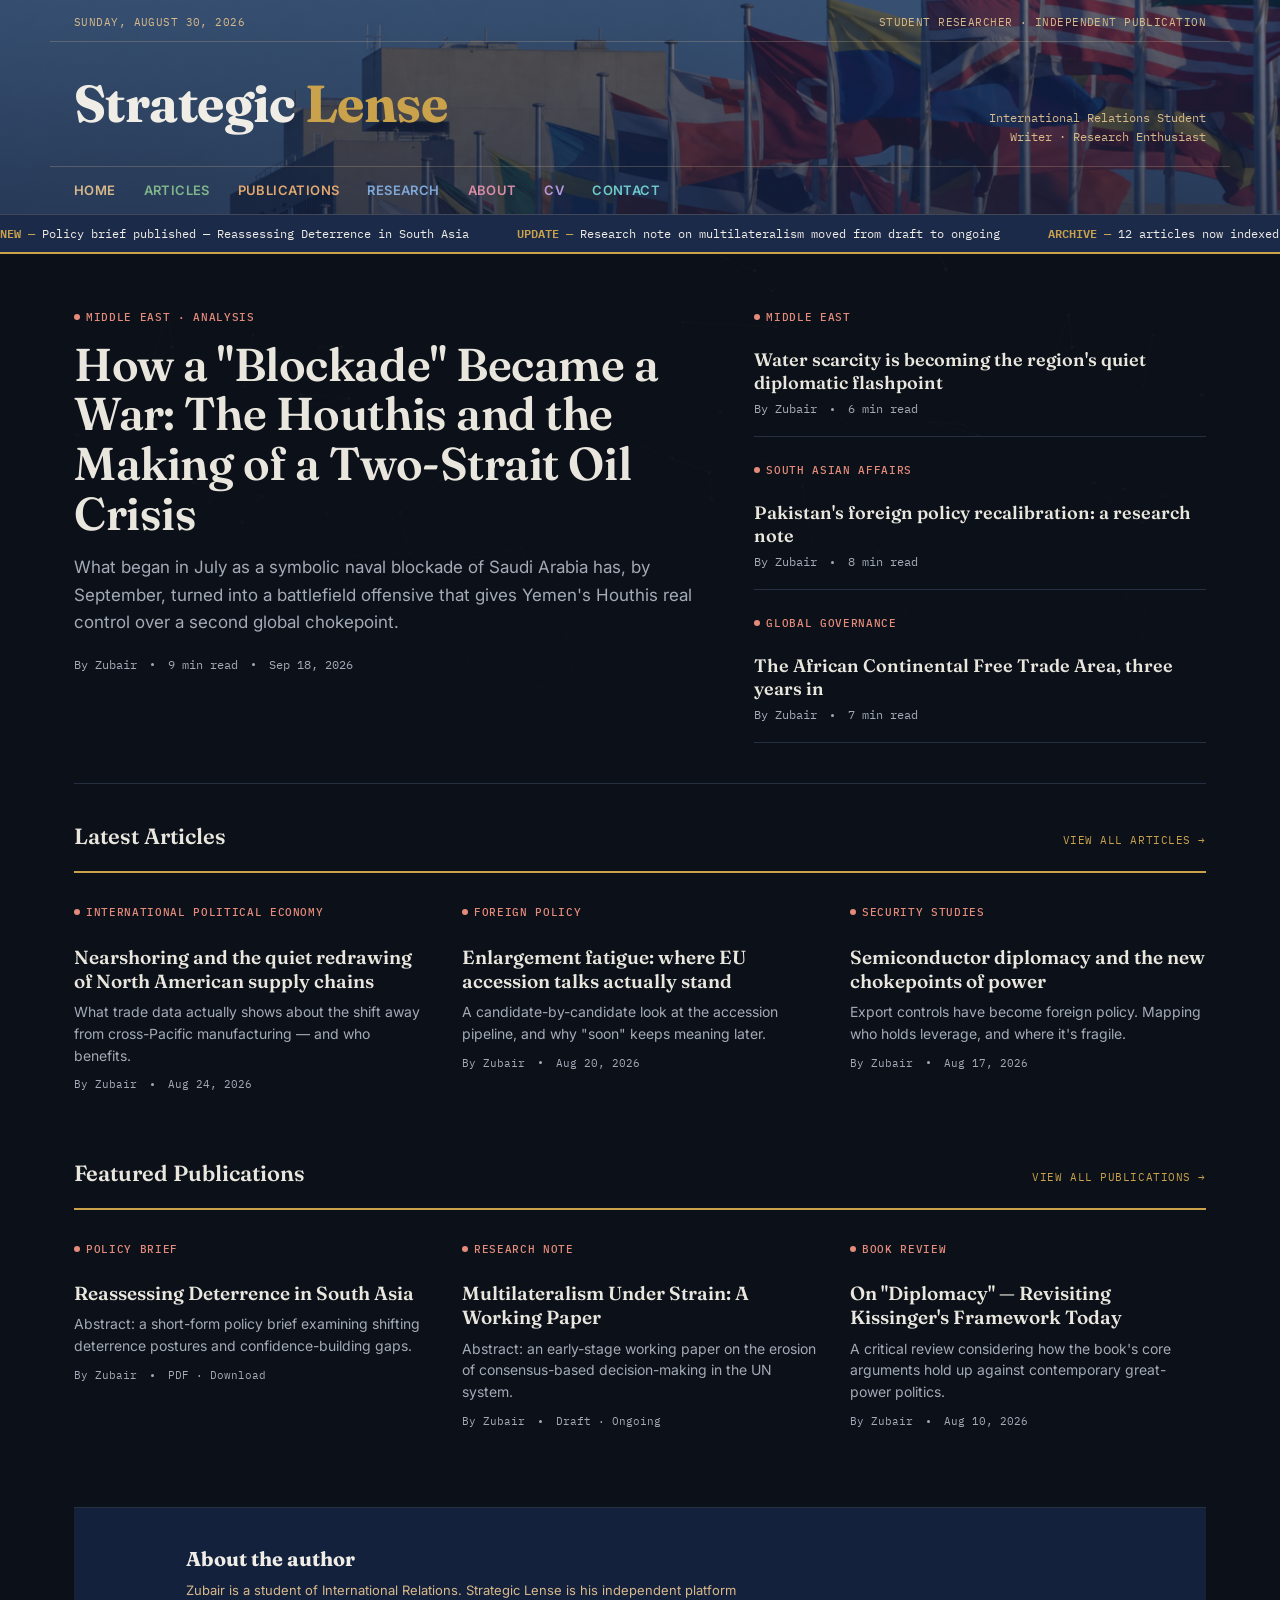
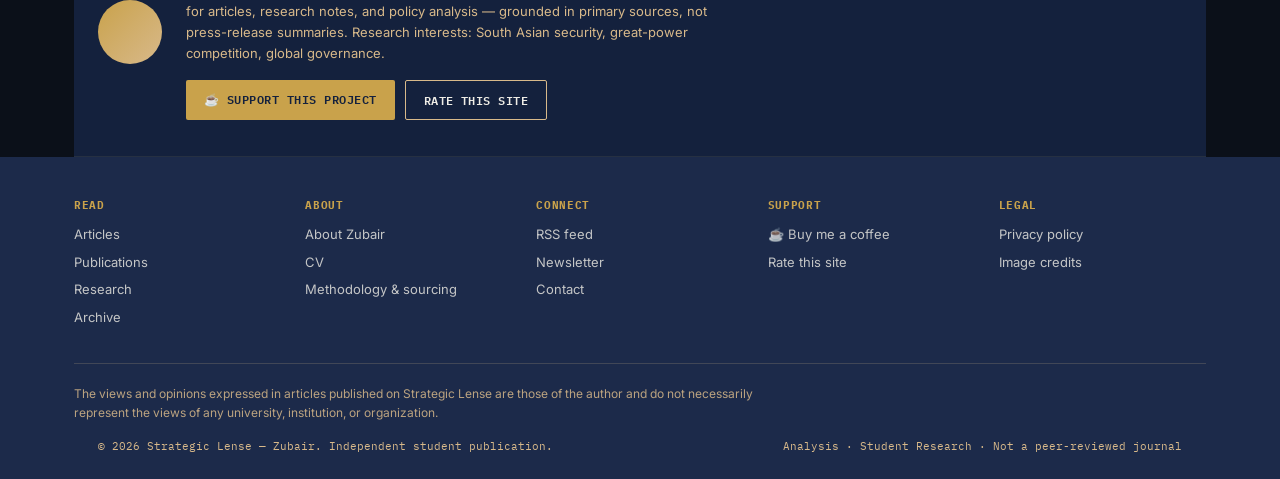
<file: index.html>
<!DOCTYPE html>
<html lang="en">
<head>
<meta charset="UTF-8">
<meta name="viewport" content="width=device-width, initial-scale=1.0">
<title>Strategic Lense — International Relations & Global Affairs</title>
<link rel="preconnect" href="https://fonts.googleapis.com">
<link href="https://fonts.googleapis.com/css2?family=Fraunces:opsz,wght@9..144,400;9..144,500;9..144,600;9..144,700&family=Inter:wght@400;500;600;700&family=IBM+Plex+Mono:wght@400;500&display=swap" rel="stylesheet">
<link rel="stylesheet" href="style.css">
</head>
<body>

<header class="masthead">
  <div class="wrap masthead-top">
    <span id="dateline">SUNDAY, AUGUST 30, 2026</span>
    <span>STUDENT RESEARCHER · INDEPENDENT PUBLICATION</span>
  </div>
  <div class="wrap masthead-main">
    <div class="brand">Strategic <span>Lense</span></div>
    <div class="tagline">International Relations Student<br>Writer · Research Enthusiast</div>
  </div>
  <nav class="wrap primary">
    <a href="index.html">Home</a>
    <a href="articles.html">Articles</a>
    <a href="publications.html">Publications</a>
    <a href="research.html">Research</a>
    <a href="about.html">About</a>
    <a href="cv.html">CV</a>
    <a href="contact.html">Contact</a>
  </nav>
</header>

<div class="ticker-band">
  <div class="ticker-inner" id="ticker"></div>
</div>

<main class="wrap">

  <section class="hero">
    <div>
      <div class="region-tag">Middle East · Analysis</div>
      <h1><a href="houthi-two-strait-crisis.html">How a "Blockade" Became a War: The Houthis and the Making of a Two-Strait Oil Crisis</a></h1>
      <p class="dek">What began in July as a symbolic naval blockade of Saudi Arabia has, by September, turned into a battlefield offensive that gives Yemen's Houthis real control over a second global chokepoint.</p>
      <div class="byline">
        <span>By Zubair</span><span class="dot"></span>
        <span>9 min read</span><span class="dot"></span>
        <span>Sep 18, 2026</span>
      </div>
    </div>
    <div class="hero-secondary">
      <div class="article-mini">
        <div class="region-tag">Middle East</div>
        <h3>Water scarcity is becoming the region's quiet diplomatic flashpoint</h3>
        <div class="byline"><span>By Zubair</span><span class="dot"></span><span>6 min read</span></div>
      </div>
      <div class="article-mini">
        <div class="region-tag">South Asian Affairs</div>
        <h3>Pakistan's foreign policy recalibration: a research note</h3>
        <div class="byline"><span>By Zubair</span><span class="dot"></span><span>8 min read</span></div>
      </div>
      <div class="article-mini">
        <div class="region-tag">Global Governance</div>
        <h3>The African Continental Free Trade Area, three years in</h3>
        <div class="byline"><span>By Zubair</span><span class="dot"></span><span>7 min read</span></div>
      </div>
    </div>
  </section>

  <section class="regions">
    <div class="section-head">
      <h2>Latest Articles</h2>
      <a class="view-all" href="articles.html">View all articles →</a>
    </div>
    <div class="grid">
      <div class="card">
        <div class="region-tag">International Political Economy</div>
        <h3>Nearshoring and the quiet redrawing of North American supply chains</h3>
        <p>What trade data actually shows about the shift away from cross-Pacific manufacturing — and who benefits.</p>
        <div class="byline"><span>By Zubair</span><span class="dot"></span><span>Aug 24, 2026</span></div>
      </div>
      <div class="card">
        <div class="region-tag">Foreign Policy</div>
        <h3>Enlargement fatigue: where EU accession talks actually stand</h3>
        <p>A candidate-by-candidate look at the accession pipeline, and why "soon" keeps meaning later.</p>
        <div class="byline"><span>By Zubair</span><span class="dot"></span><span>Aug 20, 2026</span></div>
      </div>
      <div class="card">
        <div class="region-tag">Security Studies</div>
        <h3>Semiconductor diplomacy and the new chokepoints of power</h3>
        <p>Export controls have become foreign policy. Mapping who holds leverage, and where it's fragile.</p>
        <div class="byline"><span>By Zubair</span><span class="dot"></span><span>Aug 17, 2026</span></div>
      </div>
    </div>
  </section>

  <section class="regions">
    <div class="section-head">
      <h2>Featured Publications</h2>
      <a class="view-all" href="publications.html">View all publications →</a>
    </div>
    <div class="grid">
      <div class="card">
        <div class="region-tag">Policy Brief</div>
        <h3>Reassessing Deterrence in South Asia</h3>
        <p>Abstract: a short-form policy brief examining shifting deterrence postures and confidence-building gaps.</p>
        <div class="byline"><span>By Zubair</span><span class="dot"></span><span>PDF · Download</span></div>
      </div>
      <div class="card">
        <div class="region-tag">Research Note</div>
        <h3>Multilateralism Under Strain: A Working Paper</h3>
        <p>Abstract: an early-stage working paper on the erosion of consensus-based decision-making in the UN system.</p>
        <div class="byline"><span>By Zubair</span><span class="dot"></span><span>Draft · Ongoing</span></div>
      </div>
      <div class="card">
        <div class="region-tag">Book Review</div>
        <h3>On "Diplomacy" — Revisiting Kissinger's Framework Today</h3>
        <p>A critical review considering how the book's core arguments hold up against contemporary great-power politics.</p>
        <div class="byline"><span>By Zubair</span><span class="dot"></span><span>Aug 10, 2026</span></div>
      </div>
    </div>
  </section>

  <section class="author-strip">
    <div class="wrap">
      <div class="avatar"></div>
      <div style="flex:1;">
        <h4>About the author</h4>
        <p>Zubair is a student of International Relations. Strategic Lense is his independent platform for articles, research notes, and policy analysis — grounded in primary sources, not press-release summaries. Research interests: South Asian security, great-power competition, global governance.</p>
        <div style="display:flex;gap:10px;margin-top:16px;flex-wrap:wrap;">
          <a href="https://www.buymeacoffee.com/Strategiclense" target="_blank" rel="noopener" style="display:inline-block;padding:10px 18px;background:var(--gold);color:var(--ink);font-family:'IBM Plex Mono',monospace;font-size:12px;font-weight:600;text-transform:uppercase;letter-spacing:.04em;border-radius:2px;">☕ Support this project</a>
          <a href="https://docs.google.com/forms/d/e/1FAIpQLSflEJRAyxHs62fyDOvyomPAq-urLZXLjeEXxL2KscUQ52rAbg/viewform" target="_blank" rel="noopener" style="display:inline-block;padding:10px 18px;border:1px solid var(--gold-soft);color:var(--paper);font-family:'IBM Plex Mono',monospace;font-size:12px;font-weight:600;text-transform:uppercase;letter-spacing:.04em;border-radius:2px;">Rate this site</a>
        </div>
      </div>
    </div>
  </section>

</main>

<footer>
  <div class="wrap">
    <div class="footer-grid">
      <div>
        <h5>Read</h5>
        <a href="articles.html">Articles</a>
        <a href="publications.html">Publications</a>
        <a href="research.html">Research</a>
        <a href="articles.html">Archive</a>
      </div>
      <div>
        <h5>About</h5>
        <a href="about.html">About Zubair</a>
        <a href="cv.html">CV</a>
        <a href="about.html">Methodology &amp; sourcing</a>
      </div>
      <div>
        <h5>Connect</h5>
        <a href="#">RSS feed</a>
        <a href="contact.html">Newsletter</a>
        <a href="contact.html">Contact</a>
      </div>
      <div>
        <h5>Support</h5>
        <a href="https://www.buymeacoffee.com/Strategiclense" target="_blank" rel="noopener">☕ Buy me a coffee</a>
        <a href="https://docs.google.com/forms/d/e/1FAIpQLSflEJRAyxHs62fyDOvyomPAq-urLZXLjeEXxL2KscUQ52rAbg/viewform" target="_blank" rel="noopener">Rate this site</a>
      </div>
      <div>
        <h5>Legal</h5>
        <a href="#">Privacy policy</a>
        <a href="#">Image credits</a>
      </div>
    </div>
    <p style="font-size:12px;color:var(--gold-soft);opacity:.85;max-width:720px;margin-bottom:16px;line-height:1.6;">
      The views and opinions expressed in articles published on Strategic Lense are those of the author and do not necessarily represent the views of any university, institution, or organization.
    </p>
    <div class="wrap footer-bottom">
      <span>© 2026 Strategic Lense — Zubair. Independent student publication.</span>
      <span>Analysis · Student Research · Not a peer-reviewed journal</span>
    </div>
  </div>
</footer>

<script>
  const items = [
    {loc:"NEW", text:"Policy brief published — Reassessing Deterrence in South Asia"},
    {loc:"UPDATE", text:"Research note on multilateralism moved from draft to ongoing"},
    {loc:"ARCHIVE", text:"12 articles now indexed under Foreign Policy"},
    {loc:"NOTE", text:"Student researcher, not an institutional publication"},
    {loc:"NEXT", text:"Book review on great-power theory in progress"},
  ];
  const build = () => items.map(i => `<span class="ticker-item"><span class="loc">${i.loc} —</span> ${i.text}</span>`).join("");
  document.getElementById('ticker').innerHTML = build() + build();
</script>

<script data-goatcounter="https://strategiclense.goatcounter.com/count" async src="//gc.zgo.at/count.js"></script>
</body>
</html>
</file>
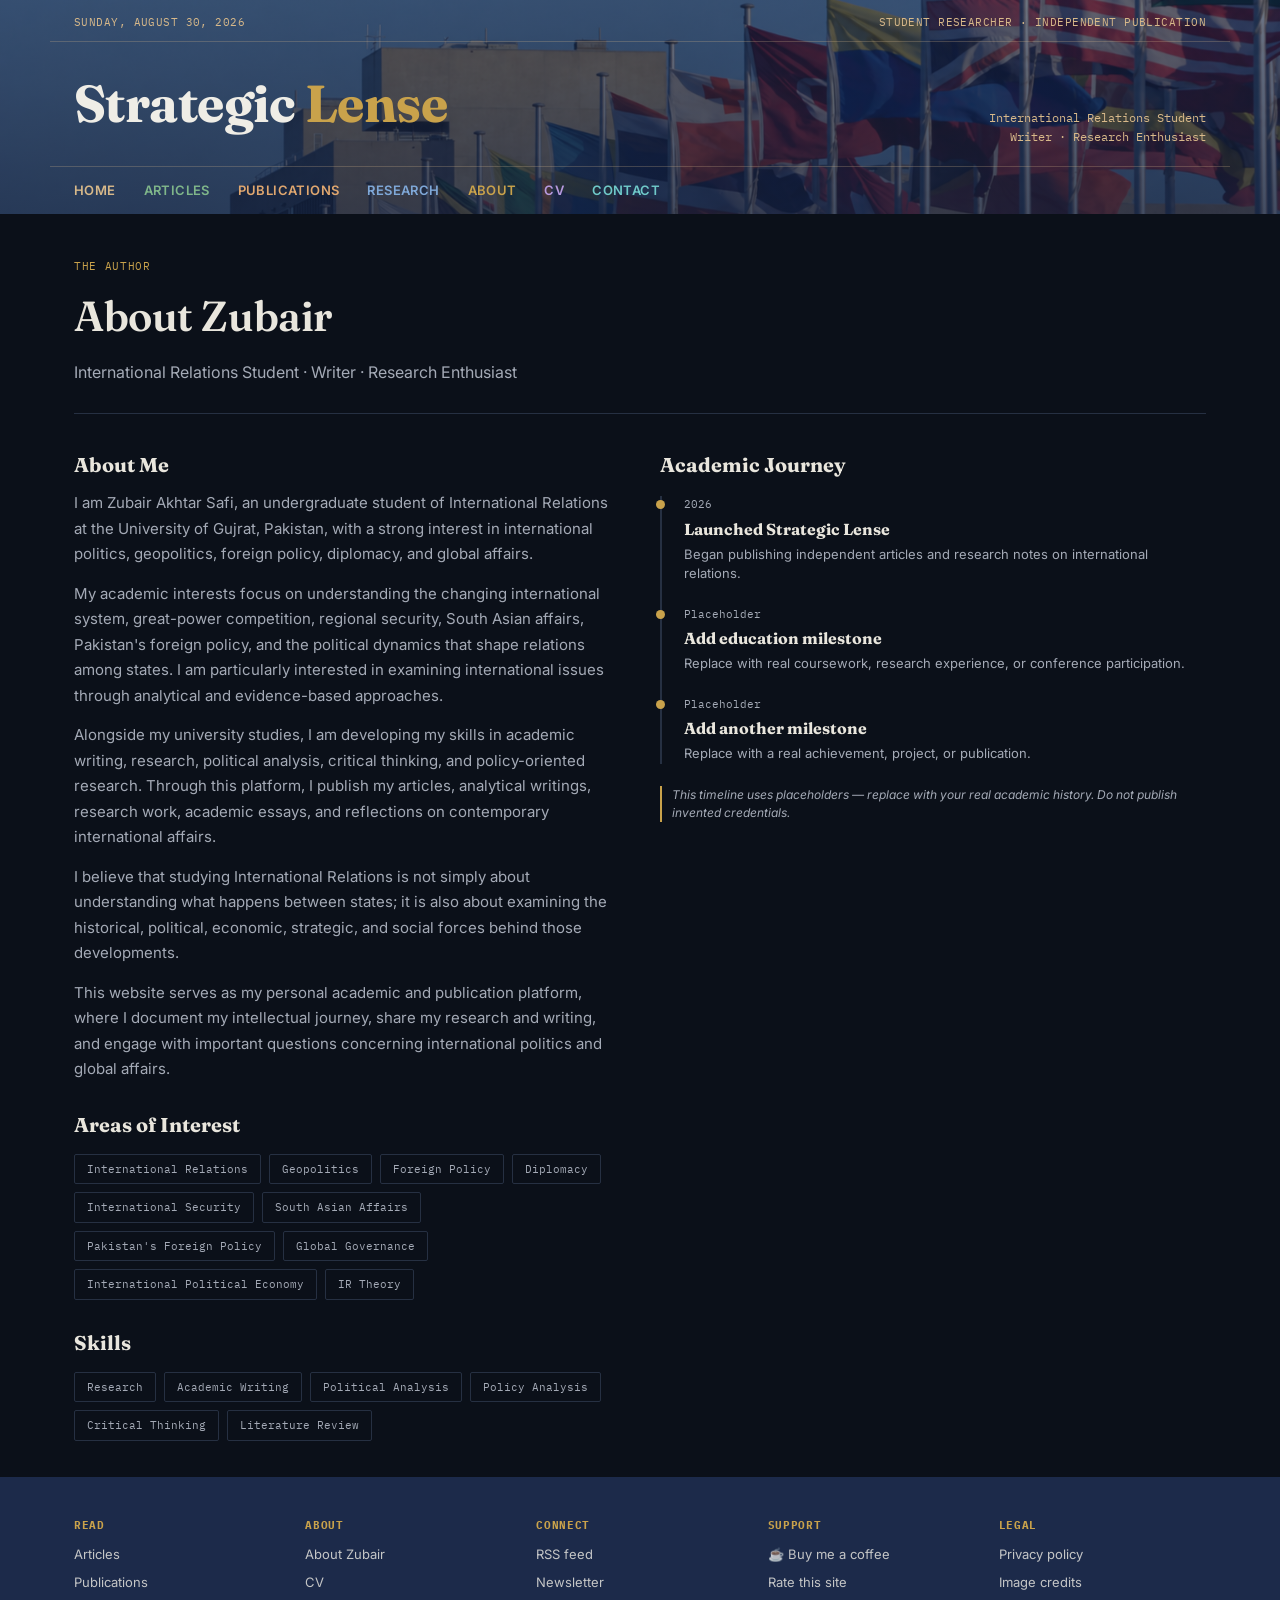
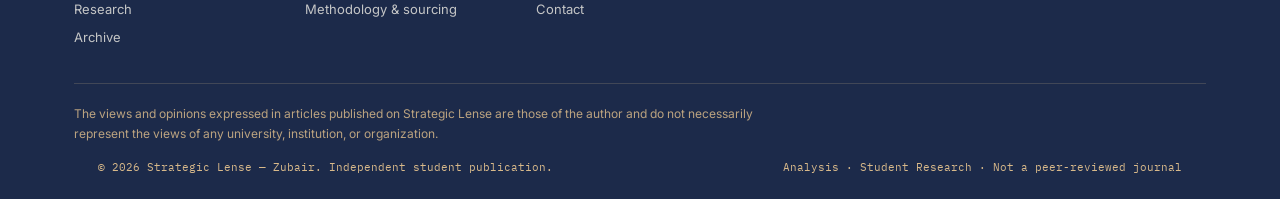
<file: about.html>
<!DOCTYPE html>
<html lang="en"><head><title>About — Strategic Lense</title><meta charset="UTF-8">
<meta name="viewport" content="width=device-width, initial-scale=1.0">
<link rel="preconnect" href="https://fonts.googleapis.com">
<link href="https://fonts.googleapis.com/css2?family=Fraunces:opsz,wght@9..144,400;9..144,500;9..144,600;9..144,700&family=Inter:wght@400;500;600;700&family=IBM+Plex+Mono:wght@400;500&display=swap" rel="stylesheet">
<link rel="stylesheet" href="style.css">
</head>
<body>
<header class="masthead">
  <div class="wrap masthead-top">
    <span id="dateline">SUNDAY, AUGUST 30, 2026</span>
    <span>STUDENT RESEARCHER · INDEPENDENT PUBLICATION</span>
  </div>
  <div class="wrap masthead-main">
    <div class="brand"><a href="index.html" style="color:inherit">Strategic <span>Lense</span></a></div>
    <div class="tagline">International Relations Student<br>Writer · Research Enthusiast</div>
  </div>
  <nav class="wrap primary">
    <a href="index.html">Home</a>
    <a href="articles.html">Articles</a>
    <a href="publications.html">Publications</a>
    <a href="research.html">Research</a>
    <a href="about.html" style="color:var(--gold);opacity:1">About</a>
    <a href="cv.html">CV</a>
    <a href="contact.html">Contact</a>
  </nav>
</header>
<main class="wrap">
  <div class="page-head">
    <div class="eyebrow">The Author</div>
    <h1>About Zubair</h1>
    <p class="lead">International Relations Student · Writer · Research Enthusiast</p>
  </div>

  <div class="about-grid">
    <div>
      <h3 style="font-family:'Fraunces',serif;font-size:20px;margin-bottom:10px;">About Me</h3>
      <p style="color:var(--text-soft);font-size:15px;line-height:1.7;">I am Zubair Akhtar Safi, an undergraduate student of International Relations at the University of Gujrat, Pakistan, with a strong interest in international politics, geopolitics, foreign policy, diplomacy, and global affairs.</p>
      <p style="color:var(--text-soft);font-size:15px;line-height:1.7;margin-top:14px;">My academic interests focus on understanding the changing international system, great-power competition, regional security, South Asian affairs, Pakistan's foreign policy, and the political dynamics that shape relations among states. I am particularly interested in examining international issues through analytical and evidence-based approaches.</p>
      <p style="color:var(--text-soft);font-size:15px;line-height:1.7;margin-top:14px;">Alongside my university studies, I am developing my skills in academic writing, research, political analysis, critical thinking, and policy-oriented research. Through this platform, I publish my articles, analytical writings, research work, academic essays, and reflections on contemporary international affairs.</p>
      <p style="color:var(--text-soft);font-size:15px;line-height:1.7;margin-top:14px;">I believe that studying International Relations is not simply about understanding what happens between states; it is also about examining the historical, political, economic, strategic, and social forces behind those developments.</p>
      <p style="color:var(--text-soft);font-size:15px;line-height:1.7;margin-top:14px;">This website serves as my personal academic and publication platform, where I document my intellectual journey, share my research and writing, and engage with important questions concerning international politics and global affairs.</p>

      <h3 style="font-family:'Fraunces',serif;font-size:20px;margin:28px 0 10px;">Areas of Interest</h3>
      <div class="skills-list">
        <span class="skill-pill">International Relations</span>
        <span class="skill-pill">Geopolitics</span>
        <span class="skill-pill">Foreign Policy</span>
        <span class="skill-pill">Diplomacy</span>
        <span class="skill-pill">International Security</span>
        <span class="skill-pill">South Asian Affairs</span>
        <span class="skill-pill">Pakistan's Foreign Policy</span>
        <span class="skill-pill">Global Governance</span>
        <span class="skill-pill">International Political Economy</span>
        <span class="skill-pill">IR Theory</span>
      </div>

      <h3 style="font-family:'Fraunces',serif;font-size:20px;margin:28px 0 10px;">Skills</h3>
      <div class="skills-list">
        <span class="skill-pill">Research</span>
        <span class="skill-pill">Academic Writing</span>
        <span class="skill-pill">Political Analysis</span>
        <span class="skill-pill">Policy Analysis</span>
        <span class="skill-pill">Critical Thinking</span>
        <span class="skill-pill">Literature Review</span>
      </div>
    </div>

    <div>
      <h3 style="font-family:'Fraunces',serif;font-size:20px;margin-bottom:10px;">Academic Journey</h3>
      <div class="timeline">
        <div class="timeline-item">
          <div class="t-date">2026</div>
          <h4>Launched Strategic Lense</h4>
          <p style="font-size:13px;color:var(--text-soft);">Began publishing independent articles and research notes on international relations.</p>
        </div>
        <div class="timeline-item">
          <div class="t-date">Placeholder</div>
          <h4>Add education milestone</h4>
          <p style="font-size:13px;color:var(--text-soft);">Replace with real coursework, research experience, or conference participation.</p>
        </div>
        <div class="timeline-item">
          <div class="t-date">Placeholder</div>
          <h4>Add another milestone</h4>
          <p style="font-size:13px;color:var(--text-soft);">Replace with a real achievement, project, or publication.</p>
        </div>
      </div>
      <p class="placeholder-note">This timeline uses placeholders — replace with your real academic history. Do not publish invented credentials.</p>
    </div>
  </div>
</main>
<footer>
  <div class="wrap">
    <div class="footer-grid">
      <div>
        <h5>Read</h5>
        <a href="articles.html">Articles</a>
        <a href="publications.html">Publications</a>
        <a href="research.html">Research</a>
        <a href="articles.html">Archive</a>
      </div>
      <div>
        <h5>About</h5>
        <a href="about.html">About Zubair</a>
        <a href="cv.html">CV</a>
        <a href="about.html">Methodology &amp; sourcing</a>
      </div>
      <div>
        <h5>Connect</h5>
        <a href="#">RSS feed</a>
        <a href="contact.html">Newsletter</a>
        <a href="contact.html">Contact</a>
      </div>
      <div>
        <h5>Support</h5>
        <a href="https://www.buymeacoffee.com/Strategiclense" target="_blank" rel="noopener">☕ Buy me a coffee</a>
        <a href="https://docs.google.com/forms/d/e/1FAIpQLSflEJRAyxHs62fyDOvyomPAq-urLZXLjeEXxL2KscUQ52rAbg/viewform" target="_blank" rel="noopener">Rate this site</a>
      </div>
      <div>
        <h5>Legal</h5>
        <a href="#">Privacy policy</a>
        <a href="#">Image credits</a>
      </div>
    </div>
    <p style="font-size:12px;color:var(--gold-soft);opacity:.85;max-width:720px;margin-bottom:16px;line-height:1.6;">
      The views and opinions expressed in articles published on Strategic Lense are those of the author and do not necessarily represent the views of any university, institution, or organization.
    </p>
    <div class="wrap footer-bottom">
      <span>© 2026 Strategic Lense — Zubair. Independent student publication.</span>
      <span>Analysis · Student Research · Not a peer-reviewed journal</span>
    </div>
  </div>
</footer>
<script data-goatcounter="https://strategiclense.goatcounter.com/count" async src="//gc.zgo.at/count.js"></script>
</body></html>
</file>
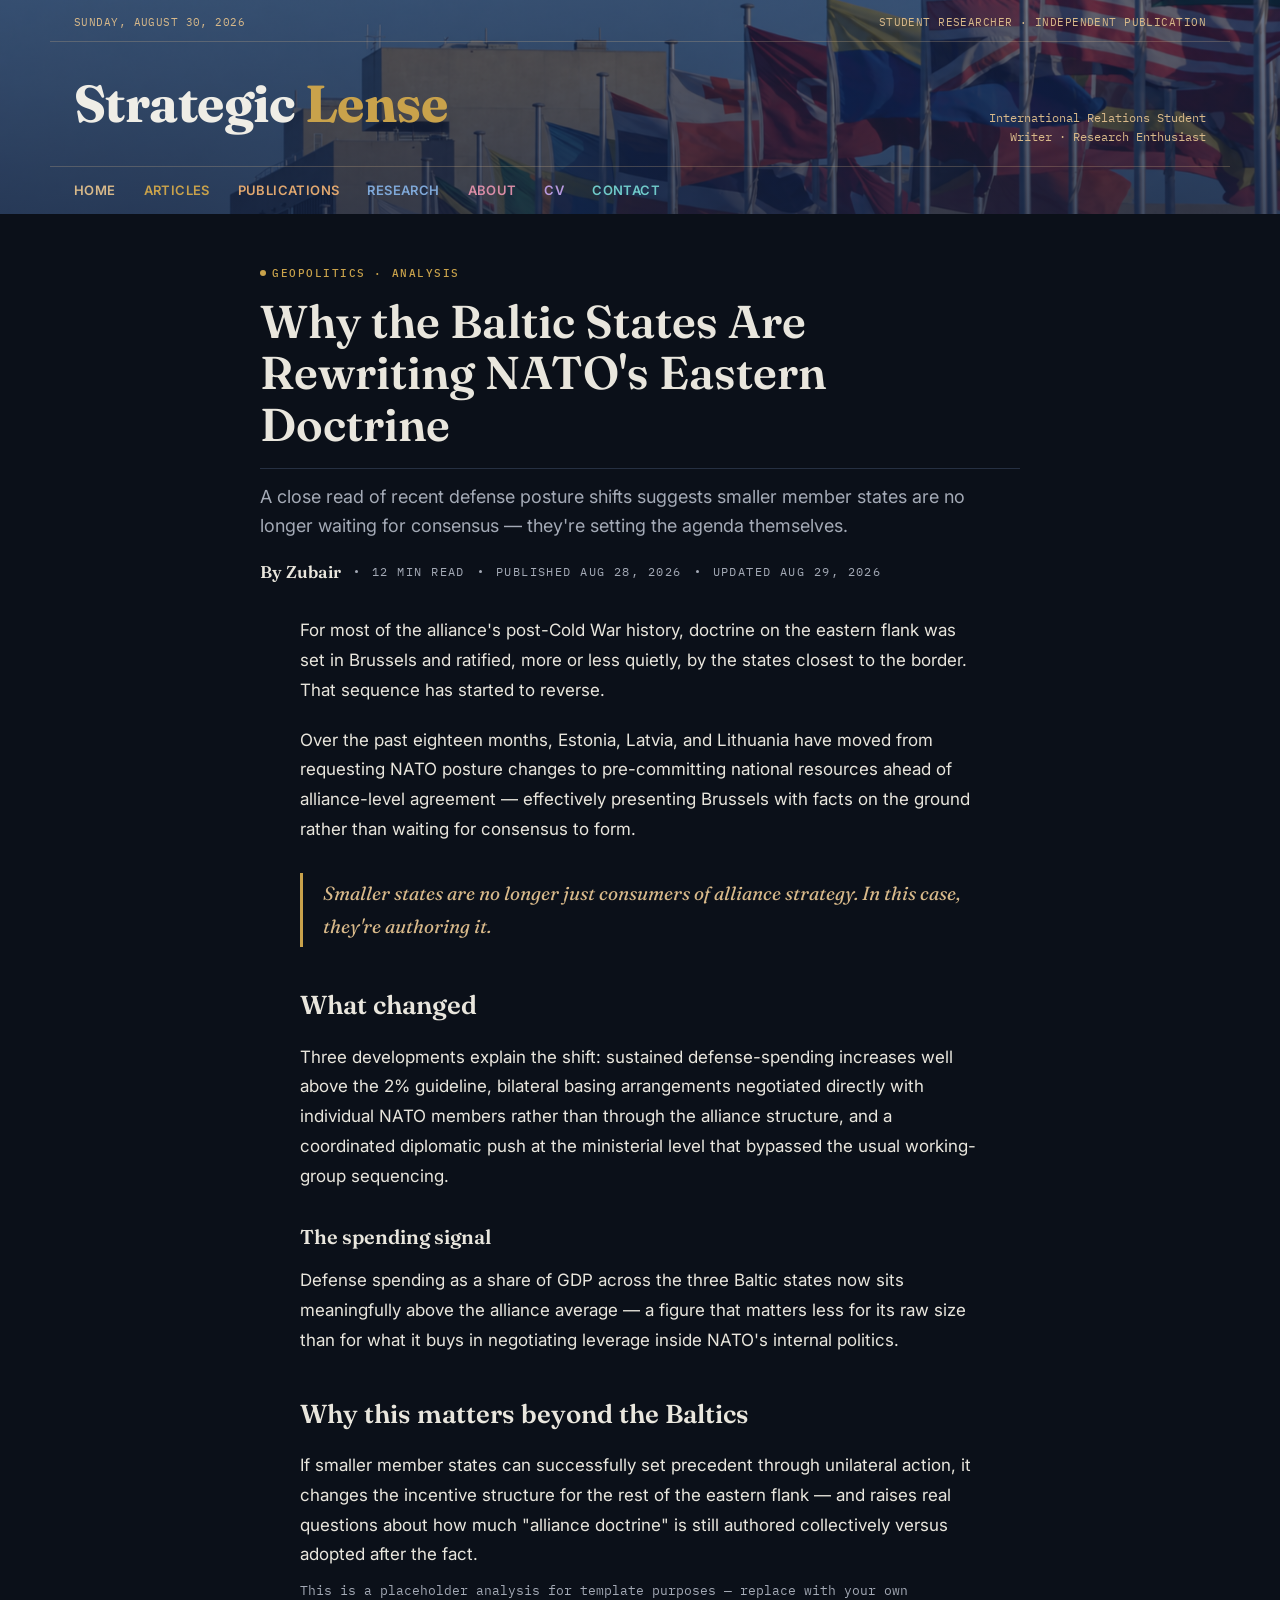
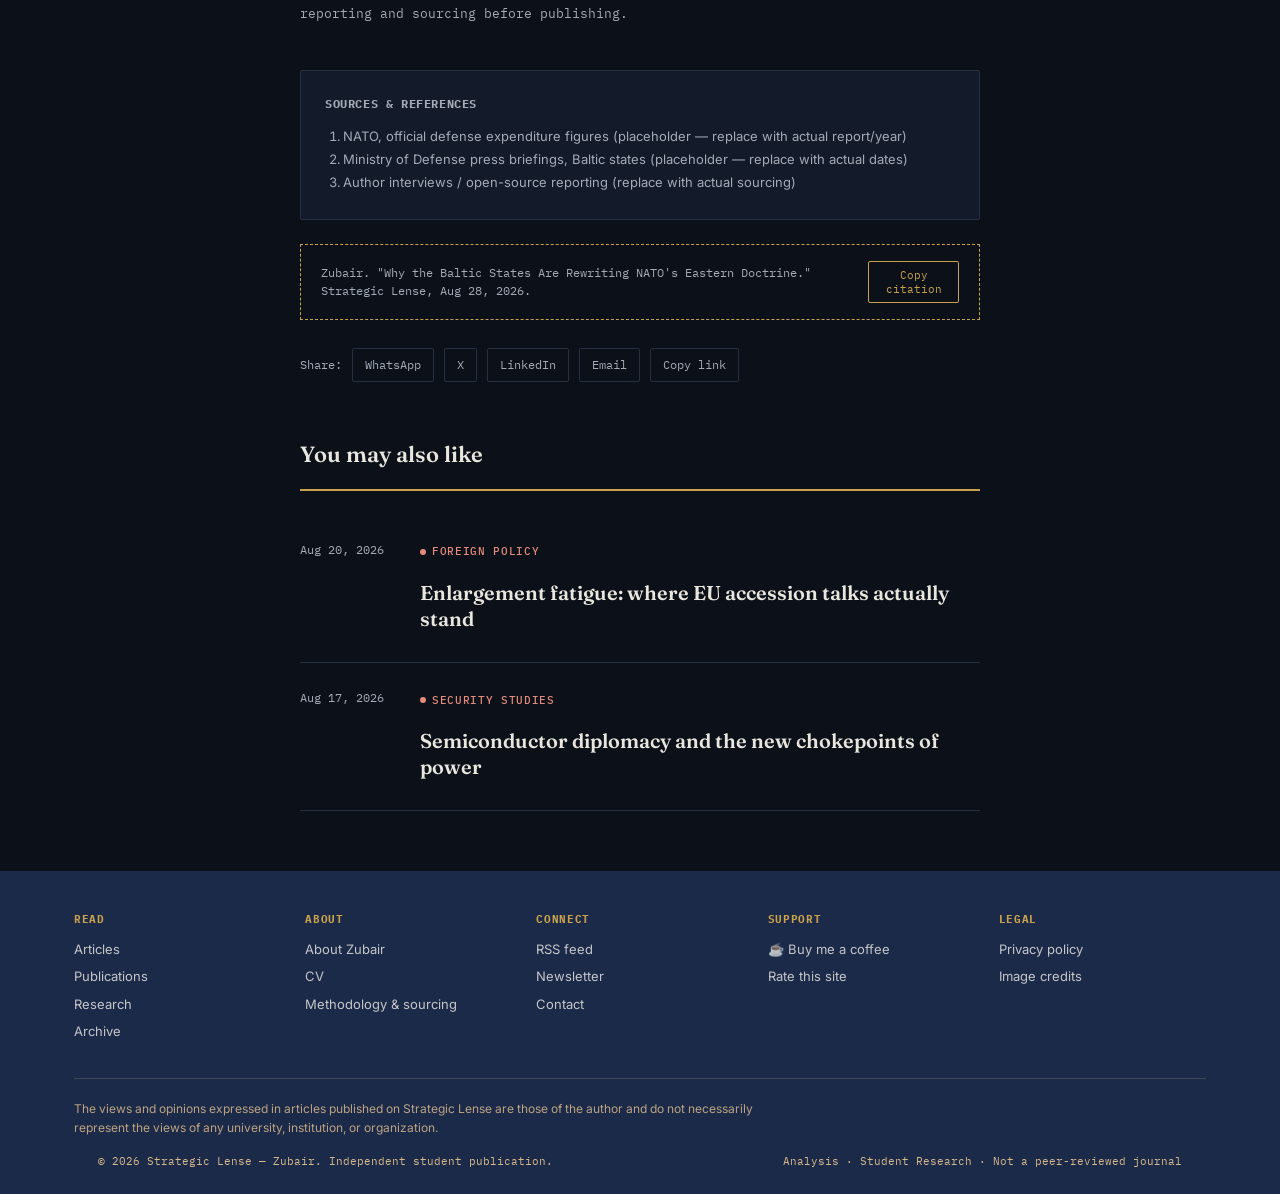
<file: article-single.html>
<!DOCTYPE html>
<html lang="en">
<head>
<title>Why the Baltic States Are Rewriting NATO's Eastern Doctrine — Strategic Lense</title>
<meta charset="UTF-8">
<meta name="viewport" content="width=device-width, initial-scale=1.0">
<link rel="preconnect" href="https://fonts.googleapis.com">
<link href="https://fonts.googleapis.com/css2?family=Fraunces:opsz,wght@9..144,400;9..144,500;9..144,600;9..144,700&family=Inter:wght@400;500;600;700&family=IBM+Plex+Mono:wght@400;500&display=swap" rel="stylesheet">
<link rel="stylesheet" href="style.css">

</head>
<body>
<header class="masthead">
  <div class="wrap masthead-top">
    <span id="dateline">SUNDAY, AUGUST 30, 2026</span>
    <span>STUDENT RESEARCHER · INDEPENDENT PUBLICATION</span>
  </div>
  <div class="wrap masthead-main">
    <div class="brand"><a href="index.html" style="color:inherit">Strategic <span>Lense</span></a></div>
    <div class="tagline">International Relations Student<br>Writer · Research Enthusiast</div>
  </div>
  <nav class="wrap primary">
    <a href="index.html">Home</a>
    <a href="articles.html" style="color:var(--gold);opacity:1">Articles</a>
    <a href="publications.html">Publications</a>
    <a href="research.html">Research</a>
    <a href="about.html">About</a>
    <a href="cv.html">CV</a>
    <a href="contact.html">Contact</a>
  </nav>
</header>

<main class="wrap article-page">
  <div class="article-meta-top">
    <div class="region-tag">Geopolitics · Analysis</div>
    <h1>Why the Baltic States Are Rewriting NATO's Eastern Doctrine</h1>
    <p class="dek">A close read of recent defense posture shifts suggests smaller member states are no longer waiting for consensus — they're setting the agenda themselves.</p>
    <div class="byline">
      <span>By Zubair</span><span class="dot"></span>
      <span>12 min read</span><span class="dot"></span>
      <span>Published Aug 28, 2026</span><span class="dot"></span>
      <span>Updated Aug 29, 2026</span>
    </div>
  </div>

  <div class="article-body">
    <p>For most of the alliance's post-Cold War history, doctrine on the eastern flank was set in Brussels and ratified, more or less quietly, by the states closest to the border. That sequence has started to reverse.</p>

    <p>Over the past eighteen months, Estonia, Latvia, and Lithuania have moved from requesting NATO posture changes to pre-committing national resources ahead of alliance-level agreement — effectively presenting Brussels with facts on the ground rather than waiting for consensus to form.</p>

    <blockquote>Smaller states are no longer just consumers of alliance strategy. In this case, they're authoring it.</blockquote>

    <h2>What changed</h2>
    <p>Three developments explain the shift: sustained defense-spending increases well above the 2% guideline, bilateral basing arrangements negotiated directly with individual NATO members rather than through the alliance structure, and a coordinated diplomatic push at the ministerial level that bypassed the usual working-group sequencing.</p>

    <h3>The spending signal</h3>
    <p>Defense spending as a share of GDP across the three Baltic states now sits meaningfully above the alliance average — a figure that matters less for its raw size than for what it buys in negotiating leverage inside NATO's internal politics.</p>

    <h2>Why this matters beyond the Baltics</h2>
    <p>If smaller member states can successfully set precedent through unilateral action, it changes the incentive structure for the rest of the eastern flank — and raises real questions about how much "alliance doctrine" is still authored collectively versus adopted after the fact.</p>

    <p class="caption">This is a placeholder analysis for template purposes — replace with your own reporting and sourcing before publishing.</p>
  </div>

  <div class="sources-box">
    <h4>Sources &amp; References</h4>
    <ol>
      <li>NATO, official defense expenditure figures (placeholder — replace with actual report/year)</li>
      <li>Ministry of Defense press briefings, Baltic states (placeholder — replace with actual dates)</li>
      <li>Author interviews / open-source reporting (replace with actual sourcing)</li>
    </ol>
  </div>

  <div class="citation-box">
    <span>Zubair. "Why the Baltic States Are Rewriting NATO's Eastern Doctrine." Strategic Lense, Aug 28, 2026.</span>
    <button onclick="navigator.clipboard && navigator.clipboard.writeText(this.parentElement.firstElementChild.textContent)">Copy citation</button>
  </div>

  <div class="share-row">
    <span style="color:var(--text-soft)">Share:</span>
    <a href="#">WhatsApp</a><a href="#">X</a><a href="#">LinkedIn</a><a href="#">Email</a><a href="#">Copy link</a>
  </div>

  <section style="max-width:680px;margin:56px auto 0;">
    <div class="section-head" style="padding-top:0;">
      <h2>You may also like</h2>
    </div>
    <div class="article-list">
      <div class="article-row">
        <div class="date-col">Aug 20, 2026</div>
        <div><div class="region-tag">Foreign Policy</div>
        <h3><a href="articles.html">Enlargement fatigue: where EU accession talks actually stand</a></h3></div>
      </div>
      <div class="article-row">
        <div class="date-col">Aug 17, 2026</div>
        <div><div class="region-tag">Security Studies</div>
        <h3><a href="articles.html">Semiconductor diplomacy and the new chokepoints of power</a></h3></div>
      </div>
    </div>
  </section>
</main>

<footer>
  <div class="wrap">
    <div class="footer-grid">
      <div>
        <h5>Read</h5>
        <a href="articles.html">Articles</a>
        <a href="publications.html">Publications</a>
        <a href="research.html">Research</a>
        <a href="articles.html">Archive</a>
      </div>
      <div>
        <h5>About</h5>
        <a href="about.html">About Zubair</a>
        <a href="cv.html">CV</a>
        <a href="about.html">Methodology &amp; sourcing</a>
      </div>
      <div>
        <h5>Connect</h5>
        <a href="#">RSS feed</a>
        <a href="contact.html">Newsletter</a>
        <a href="contact.html">Contact</a>
      </div>
      <div>
        <h5>Support</h5>
        <a href="https://www.buymeacoffee.com/Strategiclense" target="_blank" rel="noopener">☕ Buy me a coffee</a>
        <a href="https://docs.google.com/forms/d/e/1FAIpQLSflEJRAyxHs62fyDOvyomPAq-urLZXLjeEXxL2KscUQ52rAbg/viewform" target="_blank" rel="noopener">Rate this site</a>
      </div>
      <div>
        <h5>Legal</h5>
        <a href="#">Privacy policy</a>
        <a href="#">Image credits</a>
      </div>
    </div>
    <p style="font-size:12px;color:var(--gold-soft);opacity:.85;max-width:720px;margin-bottom:16px;line-height:1.6;">
      The views and opinions expressed in articles published on Strategic Lense are those of the author and do not necessarily represent the views of any university, institution, or organization.
    </p>
    <div class="wrap footer-bottom">
      <span>© 2026 Strategic Lense — Zubair. Independent student publication.</span>
      <span>Analysis · Student Research · Not a peer-reviewed journal</span>
    </div>
  </div>
</footer>
<script data-goatcounter="https://strategiclense.goatcounter.com/count" async src="//gc.zgo.at/count.js"></script>
</body>
</html>
</file>
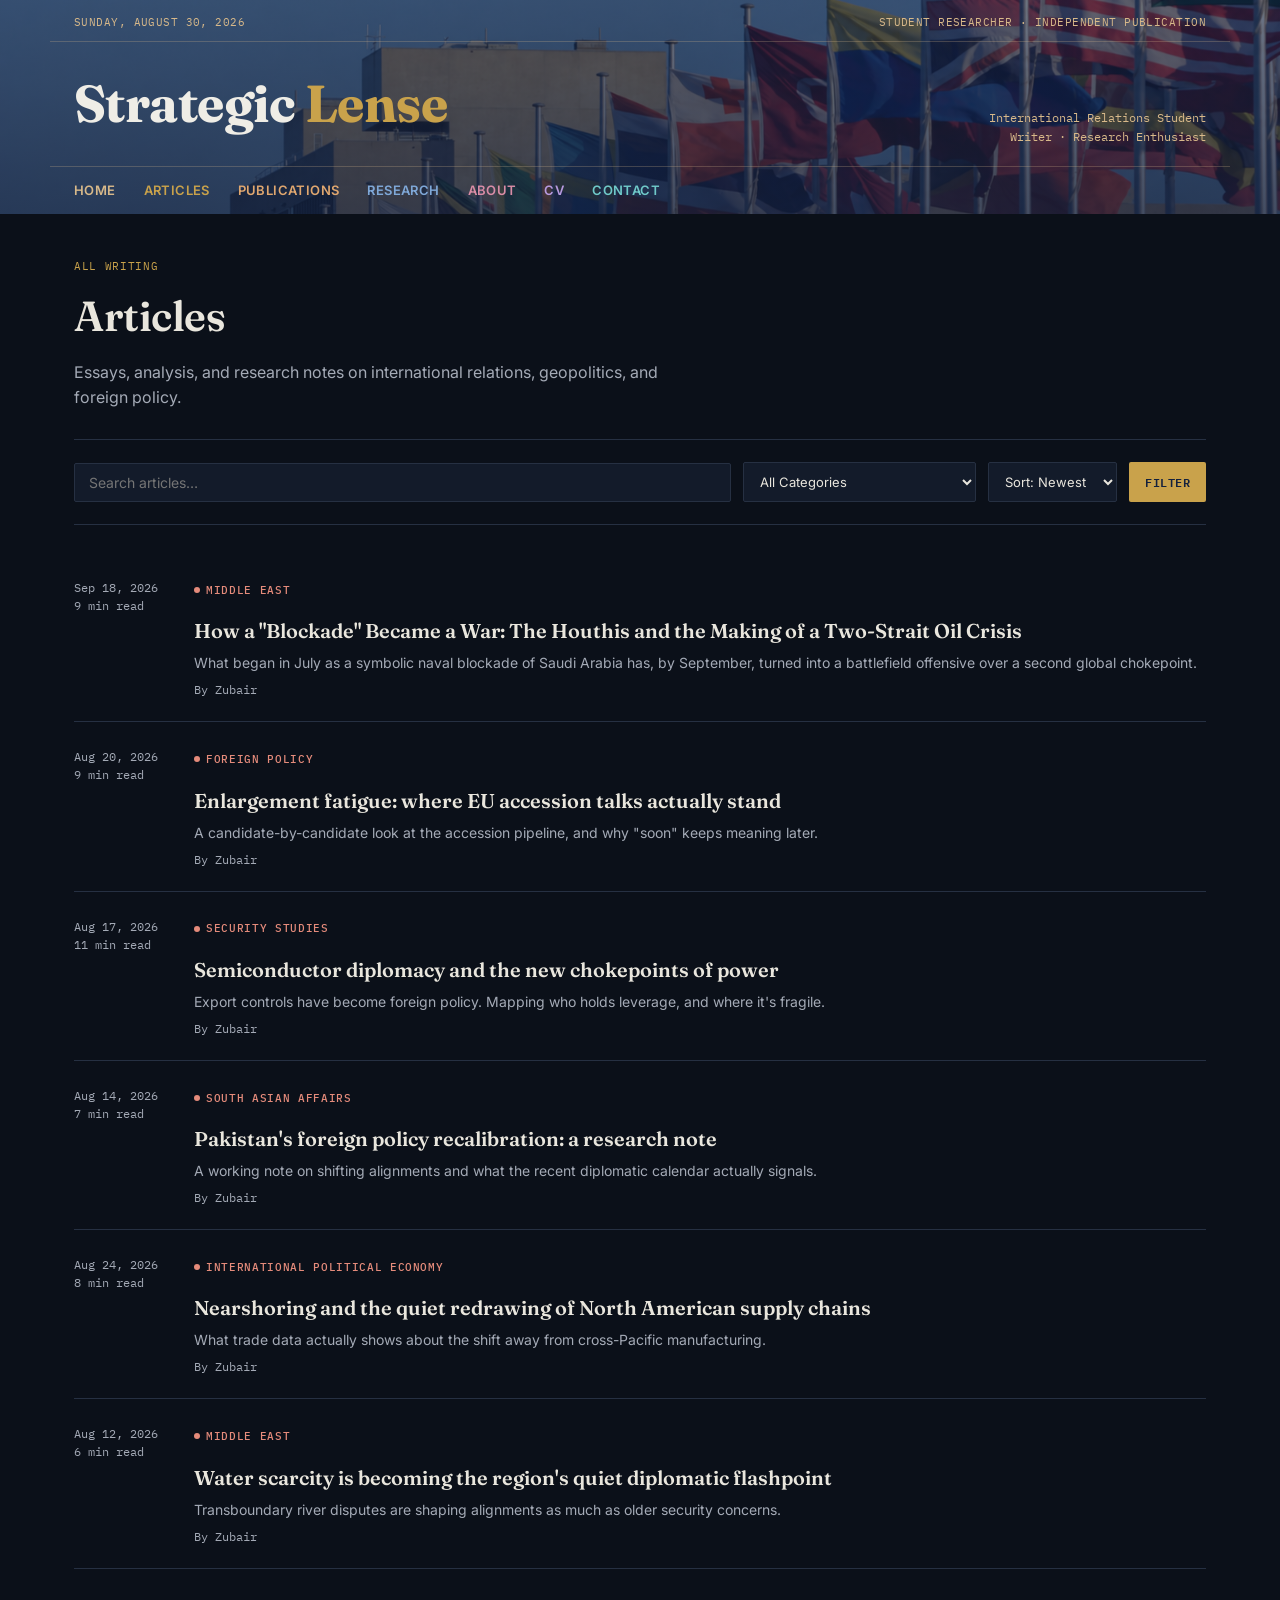
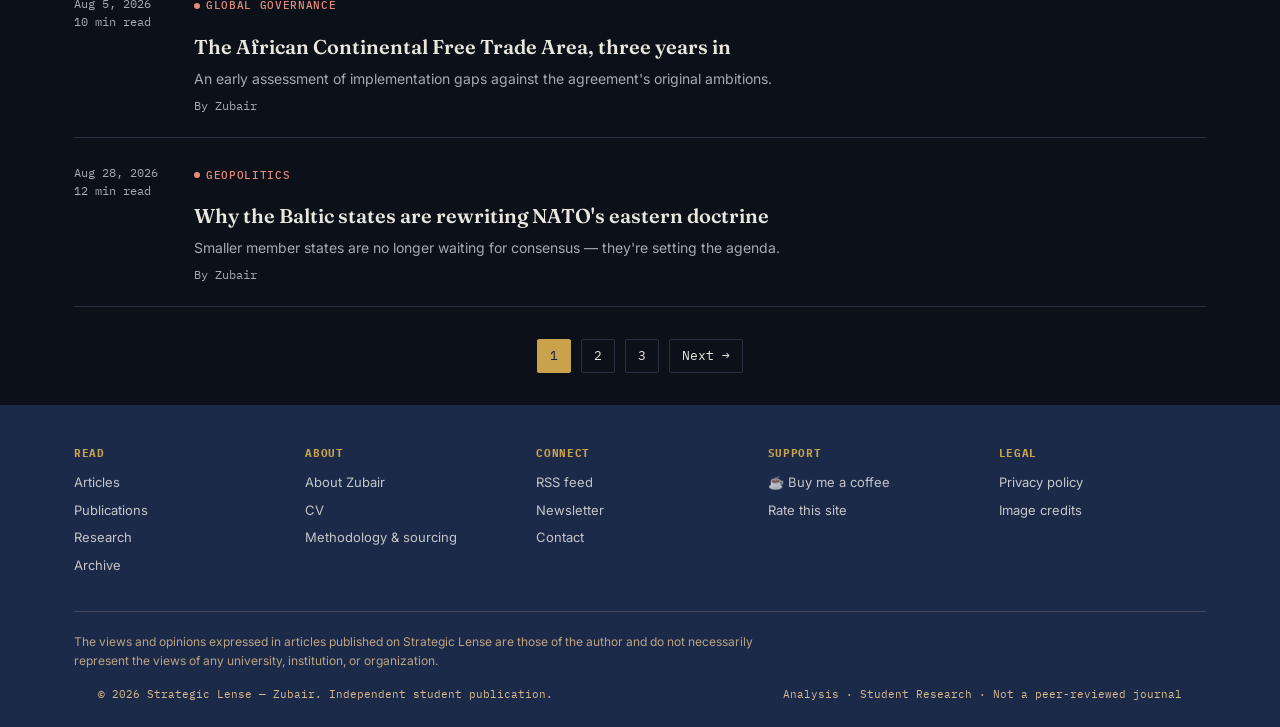
<file: articles.html>
<!DOCTYPE html>
<html lang="en">
<head>
<title>Articles — Strategic Lense</title>
<meta charset="UTF-8">
<meta name="viewport" content="width=device-width, initial-scale=1.0">
<link rel="preconnect" href="https://fonts.googleapis.com">
<link href="https://fonts.googleapis.com/css2?family=Fraunces:opsz,wght@9..144,400;9..144,500;9..144,600;9..144,700&family=Inter:wght@400;500;600;700&family=IBM+Plex+Mono:wght@400;500&display=swap" rel="stylesheet">
<link rel="stylesheet" href="style.css">

</head>
<body>
<header class="masthead">
  <div class="wrap masthead-top">
    <span id="dateline">SUNDAY, AUGUST 30, 2026</span>
    <span>STUDENT RESEARCHER · INDEPENDENT PUBLICATION</span>
  </div>
  <div class="wrap masthead-main">
    <div class="brand"><a href="index.html" style="color:inherit">Strategic <span>Lense</span></a></div>
    <div class="tagline">International Relations Student<br>Writer · Research Enthusiast</div>
  </div>
  <nav class="wrap primary">
    <a href="index.html">Home</a>
    <a href="articles.html" style="color:var(--gold);opacity:1">Articles</a>
    <a href="publications.html">Publications</a>
    <a href="research.html">Research</a>
    <a href="about.html">About</a>
    <a href="cv.html">CV</a>
    <a href="contact.html">Contact</a>
  </nav>
</header>

<main class="wrap">
  <div class="page-head">
    <div class="eyebrow">All Writing</div>
    <h1>Articles</h1>
    <p class="lead">Essays, analysis, and research notes on international relations, geopolitics, and foreign policy.</p>
  </div>

  <div class="filters">
    <input type="text" placeholder="Search articles…">
    <select>
      <option>All Categories</option>
      <option>International Relations</option>
      <option>Geopolitics</option>
      <option>Foreign Policy</option>
      <option>Diplomacy</option>
      <option>Global Politics</option>
      <option>Security Studies</option>
      <option>International Political Economy</option>
      <option>South Asian Affairs</option>
      <option>Middle East</option>
      <option>Global Governance</option>
      <option>IR Theory</option>
      <option>Book Reviews</option>
    </select>
    <select>
      <option>Sort: Newest</option>
      <option>Sort: Oldest</option>
      <option>Featured first</option>
    </select>
    <button>Filter</button>
  </div>

  <div class="article-list">
      <div class="article-row">
        <div class="date-col">Sep 18, 2026<br>9 min read</div>
        <div>
          <div class="region-tag">Middle East</div>
          <h3><a href="houthi-two-strait-crisis.html">How a "Blockade" Became a War: The Houthis and the Making of a Two-Strait Oil Crisis</a></h3>
          <p>What began in July as a symbolic naval blockade of Saudi Arabia has, by September, turned into a battlefield offensive over a second global chokepoint.</p>
          <div class="byline"><span>By Zubair</span></div>
        </div>
      </div>
      <div class="article-row">
        <div class="date-col">Aug 20, 2026<br>9 min read</div>
        <div>
          <div class="region-tag">Foreign Policy</div>
          <h3><a href="article-single.html">Enlargement fatigue: where EU accession talks actually stand</a></h3>
          <p>A candidate-by-candidate look at the accession pipeline, and why "soon" keeps meaning later.</p>
          <div class="byline"><span>By Zubair</span></div>
        </div>
      </div>
      <div class="article-row">
        <div class="date-col">Aug 17, 2026<br>11 min read</div>
        <div>
          <div class="region-tag">Security Studies</div>
          <h3><a href="article-single.html">Semiconductor diplomacy and the new chokepoints of power</a></h3>
          <p>Export controls have become foreign policy. Mapping who holds leverage, and where it's fragile.</p>
          <div class="byline"><span>By Zubair</span></div>
        </div>
      </div>
      <div class="article-row">
        <div class="date-col">Aug 14, 2026<br>7 min read</div>
        <div>
          <div class="region-tag">South Asian Affairs</div>
          <h3><a href="article-single.html">Pakistan's foreign policy recalibration: a research note</a></h3>
          <p>A working note on shifting alignments and what the recent diplomatic calendar actually signals.</p>
          <div class="byline"><span>By Zubair</span></div>
        </div>
      </div>
      <div class="article-row">
        <div class="date-col">Aug 24, 2026<br>8 min read</div>
        <div>
          <div class="region-tag">International Political Economy</div>
          <h3><a href="article-single.html">Nearshoring and the quiet redrawing of North American supply chains</a></h3>
          <p>What trade data actually shows about the shift away from cross-Pacific manufacturing.</p>
          <div class="byline"><span>By Zubair</span></div>
        </div>
      </div>
      <div class="article-row">
        <div class="date-col">Aug 12, 2026<br>6 min read</div>
        <div>
          <div class="region-tag">Middle East</div>
          <h3><a href="article-single.html">Water scarcity is becoming the region's quiet diplomatic flashpoint</a></h3>
          <p>Transboundary river disputes are shaping alignments as much as older security concerns.</p>
          <div class="byline"><span>By Zubair</span></div>
        </div>
      </div>
      <div class="article-row">
        <div class="date-col">Aug 5, 2026<br>10 min read</div>
        <div>
          <div class="region-tag">Global Governance</div>
          <h3><a href="article-single.html">The African Continental Free Trade Area, three years in</a></h3>
          <p>An early assessment of implementation gaps against the agreement's original ambitions.</p>
          <div class="byline"><span>By Zubair</span></div>
        </div>
      </div>
      <div class="article-row">
        <div class="date-col">Aug 28, 2026<br>12 min read</div>
        <div>
          <div class="region-tag">Geopolitics</div>
          <h3><a href="article-single.html">Why the Baltic states are rewriting NATO's eastern doctrine</a></h3>
          <p>Smaller member states are no longer waiting for consensus — they're setting the agenda.</p>
          <div class="byline"><span>By Zubair</span></div>
        </div>
      </div>
  </div>

  <div class="pagination">
    <a class="active" href="#">1</a>
    <a href="#">2</a>
    <a href="#">3</a>
    <a href="#">Next →</a>
  </div>
</main>

<footer>
  <div class="wrap">
    <div class="footer-grid">
      <div>
        <h5>Read</h5>
        <a href="articles.html">Articles</a>
        <a href="publications.html">Publications</a>
        <a href="research.html">Research</a>
        <a href="articles.html">Archive</a>
      </div>
      <div>
        <h5>About</h5>
        <a href="about.html">About Zubair</a>
        <a href="cv.html">CV</a>
        <a href="about.html">Methodology &amp; sourcing</a>
      </div>
      <div>
        <h5>Connect</h5>
        <a href="#">RSS feed</a>
        <a href="contact.html">Newsletter</a>
        <a href="contact.html">Contact</a>
      </div>
      <div>
        <h5>Support</h5>
        <a href="https://www.buymeacoffee.com/Strategiclense" target="_blank" rel="noopener">☕ Buy me a coffee</a>
        <a href="https://docs.google.com/forms/d/e/1FAIpQLSflEJRAyxHs62fyDOvyomPAq-urLZXLjeEXxL2KscUQ52rAbg/viewform" target="_blank" rel="noopener">Rate this site</a>
      </div>
      <div>
        <h5>Legal</h5>
        <a href="#">Privacy policy</a>
        <a href="#">Image credits</a>
      </div>
    </div>
    <p style="font-size:12px;color:var(--gold-soft);opacity:.85;max-width:720px;margin-bottom:16px;line-height:1.6;">
      The views and opinions expressed in articles published on Strategic Lense are those of the author and do not necessarily represent the views of any university, institution, or organization.
    </p>
    <div class="wrap footer-bottom">
      <span>© 2026 Strategic Lense — Zubair. Independent student publication.</span>
      <span>Analysis · Student Research · Not a peer-reviewed journal</span>
    </div>
  </div>
</footer>
<script data-goatcounter="https://strategiclense.goatcounter.com/count" async src="//gc.zgo.at/count.js"></script>
</body>
</html>
</file>
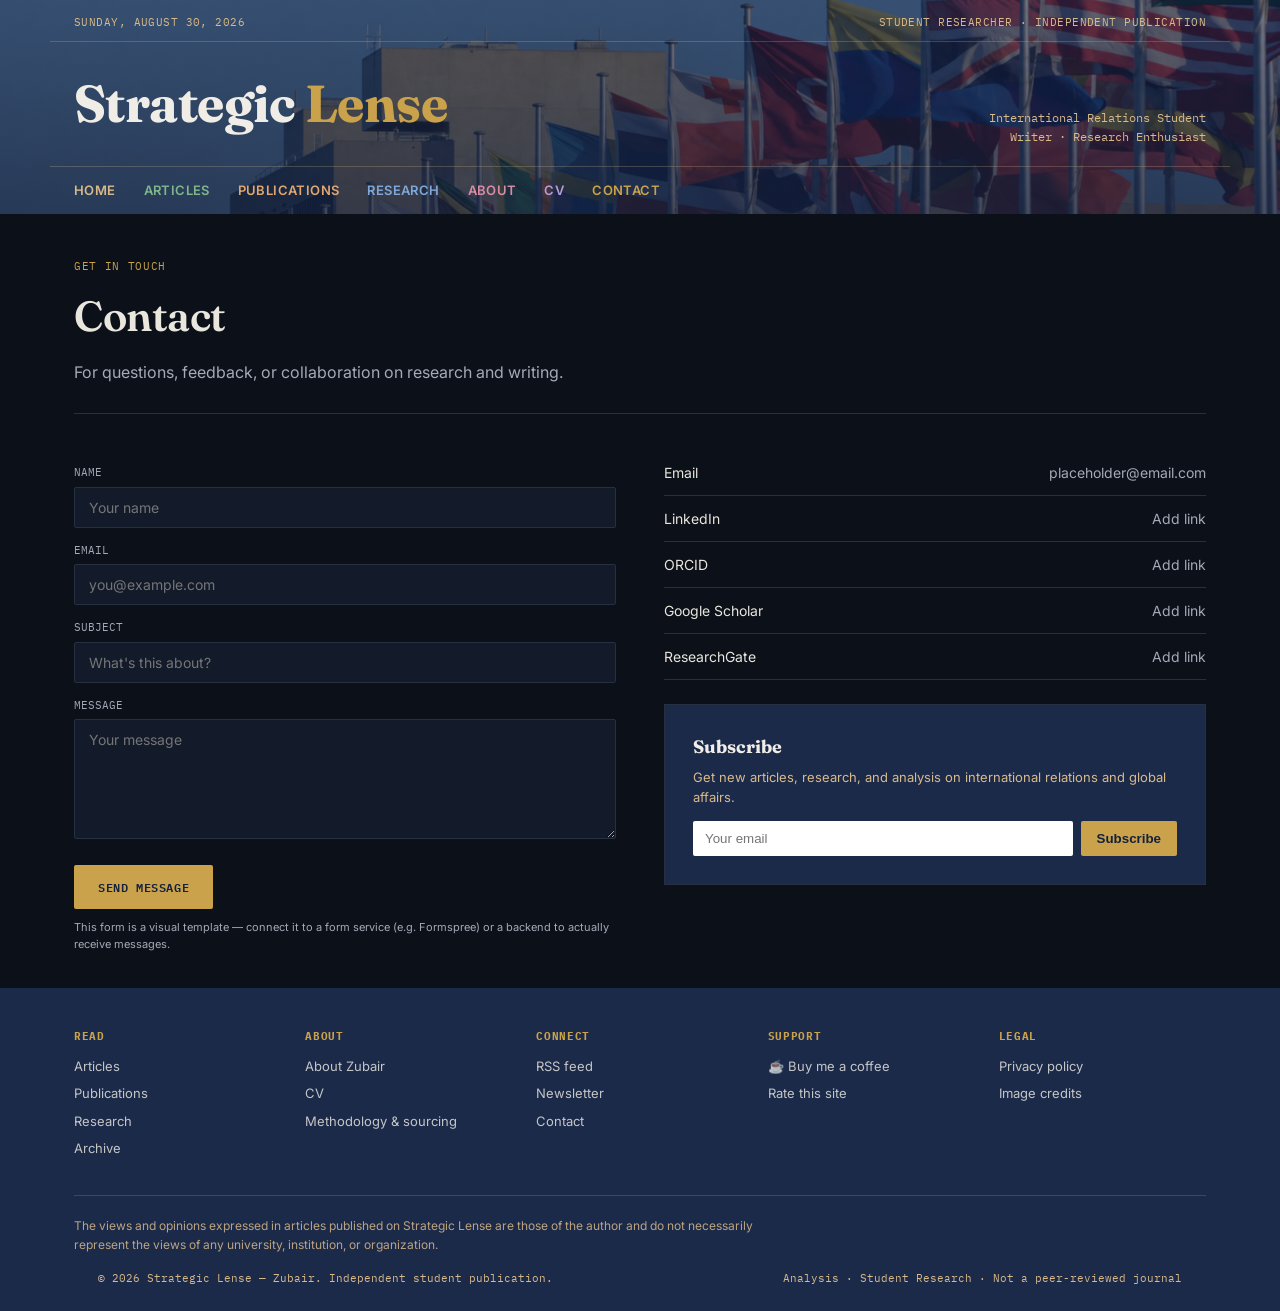
<file: contact.html>
<!DOCTYPE html>
<html lang="en"><head><title>Contact — Strategic Lense</title><meta charset="UTF-8">
<meta name="viewport" content="width=device-width, initial-scale=1.0">
<link rel="preconnect" href="https://fonts.googleapis.com">
<link href="https://fonts.googleapis.com/css2?family=Fraunces:opsz,wght@9..144,400;9..144,500;9..144,600;9..144,700&family=Inter:wght@400;500;600;700&family=IBM+Plex+Mono:wght@400;500&display=swap" rel="stylesheet">
<link rel="stylesheet" href="style.css">
</head>
<body>
<header class="masthead">
  <div class="wrap masthead-top">
    <span id="dateline">SUNDAY, AUGUST 30, 2026</span>
    <span>STUDENT RESEARCHER · INDEPENDENT PUBLICATION</span>
  </div>
  <div class="wrap masthead-main">
    <div class="brand"><a href="index.html" style="color:inherit">Strategic <span>Lense</span></a></div>
    <div class="tagline">International Relations Student<br>Writer · Research Enthusiast</div>
  </div>
  <nav class="wrap primary">
    <a href="index.html">Home</a>
    <a href="articles.html">Articles</a>
    <a href="publications.html">Publications</a>
    <a href="research.html">Research</a>
    <a href="about.html">About</a>
    <a href="cv.html">CV</a>
    <a href="contact.html" style="color:var(--gold);opacity:1">Contact</a>
  </nav>
</header>
<main class="wrap">
  <div class="page-head">
    <div class="eyebrow">Get in Touch</div>
    <h1>Contact</h1>
    <p class="lead">For questions, feedback, or collaboration on research and writing.</p>
  </div>

  <div class="contact-grid">
    <form class="contact-form">
      <label>Name</label>
      <input type="text" placeholder="Your name">
      <label>Email</label>
      <input type="email" placeholder="you@example.com">
      <label>Subject</label>
      <input type="text" placeholder="What's this about?">
      <label>Message</label>
      <textarea placeholder="Your message"></textarea>
      <button type="button">Send Message</button>
      <p style="font-size:11px;color:var(--text-soft);margin-top:10px;">This form is a visual template — connect it to a form service (e.g. Formspree) or a backend to actually receive messages.</p>
    </form>

    <div>
      <div class="contact-links">
        <a href="#"><span>Email</span><span style="color:var(--text-soft)">placeholder@email.com</span></a>
        <a href="#"><span>LinkedIn</span><span style="color:var(--text-soft)">Add link</span></a>
        <a href="#"><span>ORCID</span><span style="color:var(--text-soft)">Add link</span></a>
        <a href="#"><span>Google Scholar</span><span style="color:var(--text-soft)">Add link</span></a>
        <a href="#"><span>ResearchGate</span><span style="color:var(--text-soft)">Add link</span></a>
      </div>

      <div class="newsletter-box">
        <h4>Subscribe</h4>
        <p>Get new articles, research, and analysis on international relations and global affairs.</p>
        <form>
          <input type="email" placeholder="Your email">
          <button type="button">Subscribe</button>
        </form>
      </div>
    </div>
  </div>
</main>
<footer>
  <div class="wrap">
    <div class="footer-grid">
      <div>
        <h5>Read</h5>
        <a href="articles.html">Articles</a>
        <a href="publications.html">Publications</a>
        <a href="research.html">Research</a>
        <a href="articles.html">Archive</a>
      </div>
      <div>
        <h5>About</h5>
        <a href="about.html">About Zubair</a>
        <a href="cv.html">CV</a>
        <a href="about.html">Methodology &amp; sourcing</a>
      </div>
      <div>
        <h5>Connect</h5>
        <a href="#">RSS feed</a>
        <a href="contact.html">Newsletter</a>
        <a href="contact.html">Contact</a>
      </div>
      <div>
        <h5>Support</h5>
        <a href="https://www.buymeacoffee.com/Strategiclense" target="_blank" rel="noopener">☕ Buy me a coffee</a>
        <a href="https://docs.google.com/forms/d/e/1FAIpQLSflEJRAyxHs62fyDOvyomPAq-urLZXLjeEXxL2KscUQ52rAbg/viewform" target="_blank" rel="noopener">Rate this site</a>
      </div>
      <div>
        <h5>Legal</h5>
        <a href="#">Privacy policy</a>
        <a href="#">Image credits</a>
      </div>
    </div>
    <p style="font-size:12px;color:var(--gold-soft);opacity:.85;max-width:720px;margin-bottom:16px;line-height:1.6;">
      The views and opinions expressed in articles published on Strategic Lense are those of the author and do not necessarily represent the views of any university, institution, or organization.
    </p>
    <div class="wrap footer-bottom">
      <span>© 2026 Strategic Lense — Zubair. Independent student publication.</span>
      <span>Analysis · Student Research · Not a peer-reviewed journal</span>
    </div>
  </div>
</footer>
<script data-goatcounter="https://strategiclense.goatcounter.com/count" async src="//gc.zgo.at/count.js"></script>
</body></html>
</file>
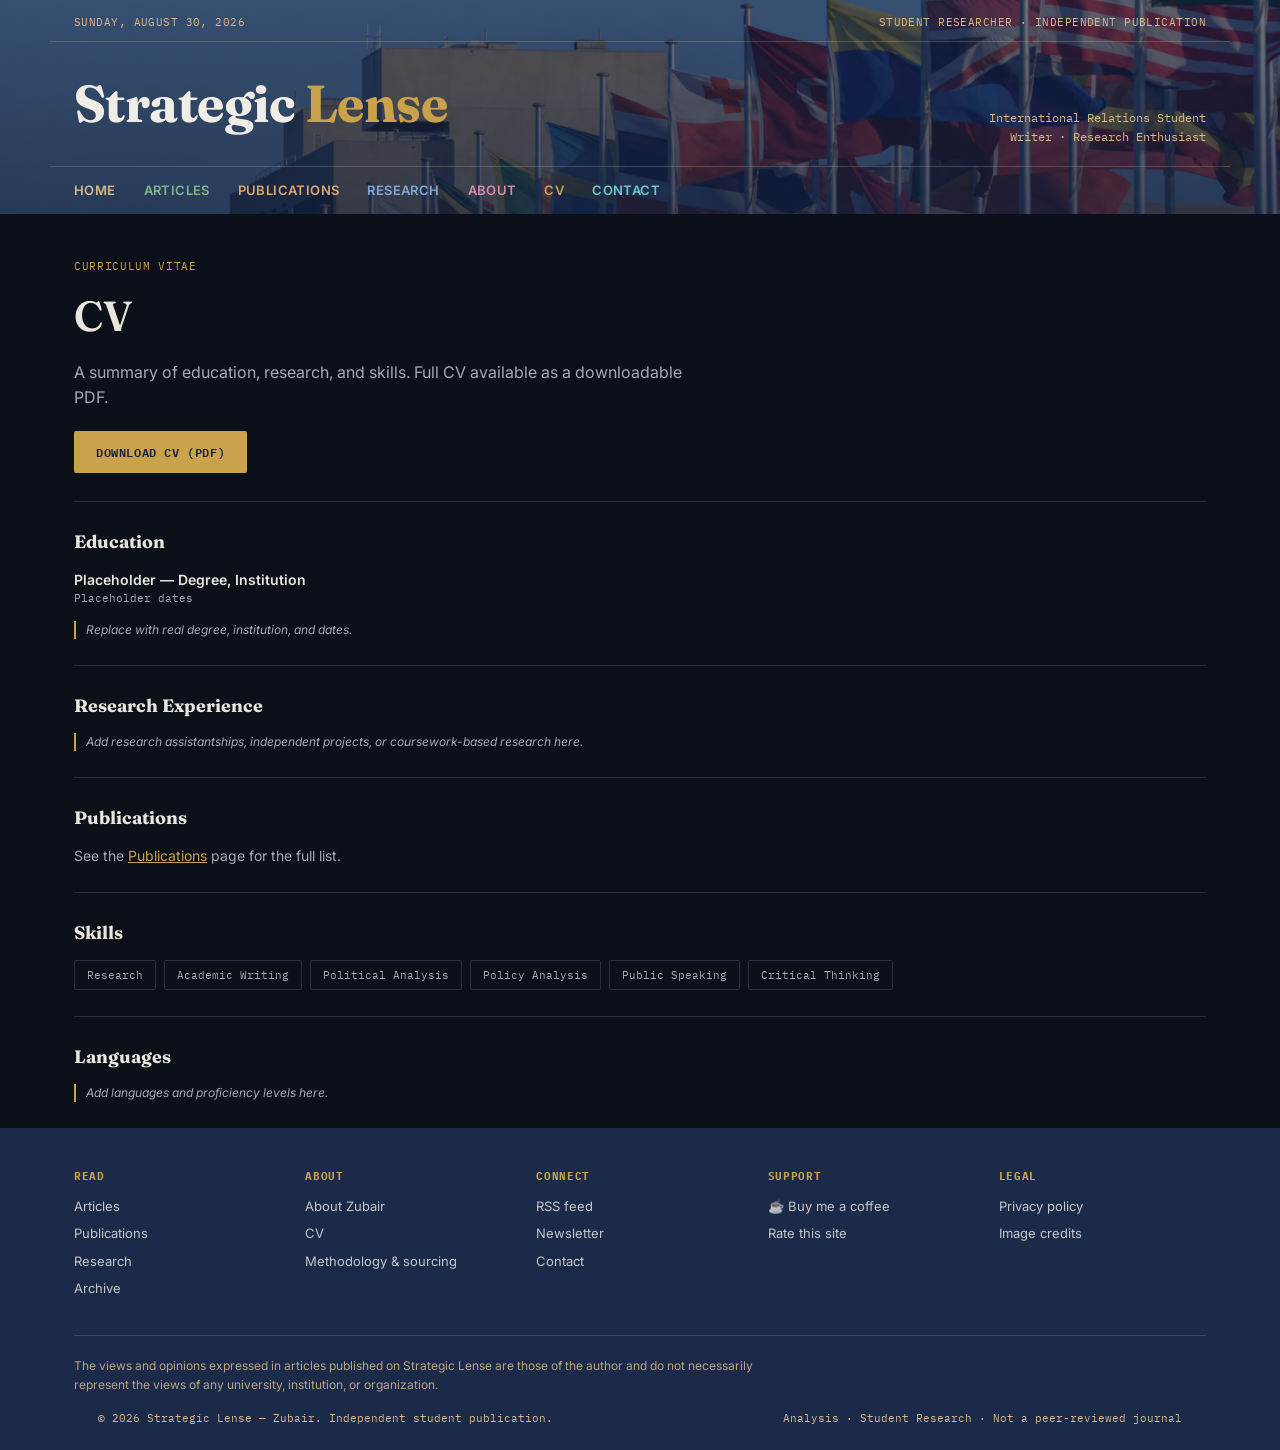
<file: cv.html>
<!DOCTYPE html>
<html lang="en"><head><title>CV — Strategic Lense</title><meta charset="UTF-8">
<meta name="viewport" content="width=device-width, initial-scale=1.0">
<link rel="preconnect" href="https://fonts.googleapis.com">
<link href="https://fonts.googleapis.com/css2?family=Fraunces:opsz,wght@9..144,400;9..144,500;9..144,600;9..144,700&family=Inter:wght@400;500;600;700&family=IBM+Plex+Mono:wght@400;500&display=swap" rel="stylesheet">
<link rel="stylesheet" href="style.css">
</head>
<body>
<header class="masthead">
  <div class="wrap masthead-top">
    <span id="dateline">SUNDAY, AUGUST 30, 2026</span>
    <span>STUDENT RESEARCHER · INDEPENDENT PUBLICATION</span>
  </div>
  <div class="wrap masthead-main">
    <div class="brand"><a href="index.html" style="color:inherit">Strategic <span>Lense</span></a></div>
    <div class="tagline">International Relations Student<br>Writer · Research Enthusiast</div>
  </div>
  <nav class="wrap primary">
    <a href="index.html">Home</a>
    <a href="articles.html">Articles</a>
    <a href="publications.html">Publications</a>
    <a href="research.html">Research</a>
    <a href="about.html">About</a>
    <a href="cv.html" style="color:var(--gold);opacity:1">CV</a>
    <a href="contact.html">Contact</a>
  </nav>
</header>
<main class="wrap">
  <div class="page-head">
    <div class="eyebrow">Curriculum Vitae</div>
    <h1>CV</h1>
    <p class="lead">A summary of education, research, and skills. Full CV available as a downloadable PDF.</p>
    <a class="download-btn" href="#">Download CV (PDF)</a>
  </div>

  <div class="cv-section">
    <h3>Education</h3>
    <div class="cv-entry">
      <div class="cv-title">Placeholder — Degree, Institution</div>
      <div class="cv-meta">Placeholder dates</div>
    </div>
    <p class="placeholder-note">Replace with real degree, institution, and dates.</p>
  </div>

  <div class="cv-section">
    <h3>Research Experience</h3>
    <p class="placeholder-note">Add research assistantships, independent projects, or coursework-based research here.</p>
  </div>

  <div class="cv-section">
    <h3>Publications</h3>
    <p style="font-size:14px;color:var(--text-soft);">See the <a href="publications.html" style="color:var(--gold);text-decoration:underline;">Publications</a> page for the full list.</p>
  </div>

  <div class="cv-section">
    <h3>Skills</h3>
    <div class="skills-list">
      <span class="skill-pill">Research</span>
      <span class="skill-pill">Academic Writing</span>
      <span class="skill-pill">Political Analysis</span>
      <span class="skill-pill">Policy Analysis</span>
      <span class="skill-pill">Public Speaking</span>
      <span class="skill-pill">Critical Thinking</span>
    </div>
  </div>

  <div class="cv-section" style="border-bottom:none;">
    <h3>Languages</h3>
    <p class="placeholder-note">Add languages and proficiency levels here.</p>
  </div>
</main>
<footer>
  <div class="wrap">
    <div class="footer-grid">
      <div>
        <h5>Read</h5>
        <a href="articles.html">Articles</a>
        <a href="publications.html">Publications</a>
        <a href="research.html">Research</a>
        <a href="articles.html">Archive</a>
      </div>
      <div>
        <h5>About</h5>
        <a href="about.html">About Zubair</a>
        <a href="cv.html">CV</a>
        <a href="about.html">Methodology &amp; sourcing</a>
      </div>
      <div>
        <h5>Connect</h5>
        <a href="#">RSS feed</a>
        <a href="contact.html">Newsletter</a>
        <a href="contact.html">Contact</a>
      </div>
      <div>
        <h5>Support</h5>
        <a href="https://www.buymeacoffee.com/Strategiclense" target="_blank" rel="noopener">☕ Buy me a coffee</a>
        <a href="https://docs.google.com/forms/d/e/1FAIpQLSflEJRAyxHs62fyDOvyomPAq-urLZXLjeEXxL2KscUQ52rAbg/viewform" target="_blank" rel="noopener">Rate this site</a>
      </div>
      <div>
        <h5>Legal</h5>
        <a href="#">Privacy policy</a>
        <a href="#">Image credits</a>
      </div>
    </div>
    <p style="font-size:12px;color:var(--gold-soft);opacity:.85;max-width:720px;margin-bottom:16px;line-height:1.6;">
      The views and opinions expressed in articles published on Strategic Lense are those of the author and do not necessarily represent the views of any university, institution, or organization.
    </p>
    <div class="wrap footer-bottom">
      <span>© 2026 Strategic Lense — Zubair. Independent student publication.</span>
      <span>Analysis · Student Research · Not a peer-reviewed journal</span>
    </div>
  </div>
</footer>
<script data-goatcounter="https://strategiclense.goatcounter.com/count" async src="//gc.zgo.at/count.js"></script>
</body></html>
</file>
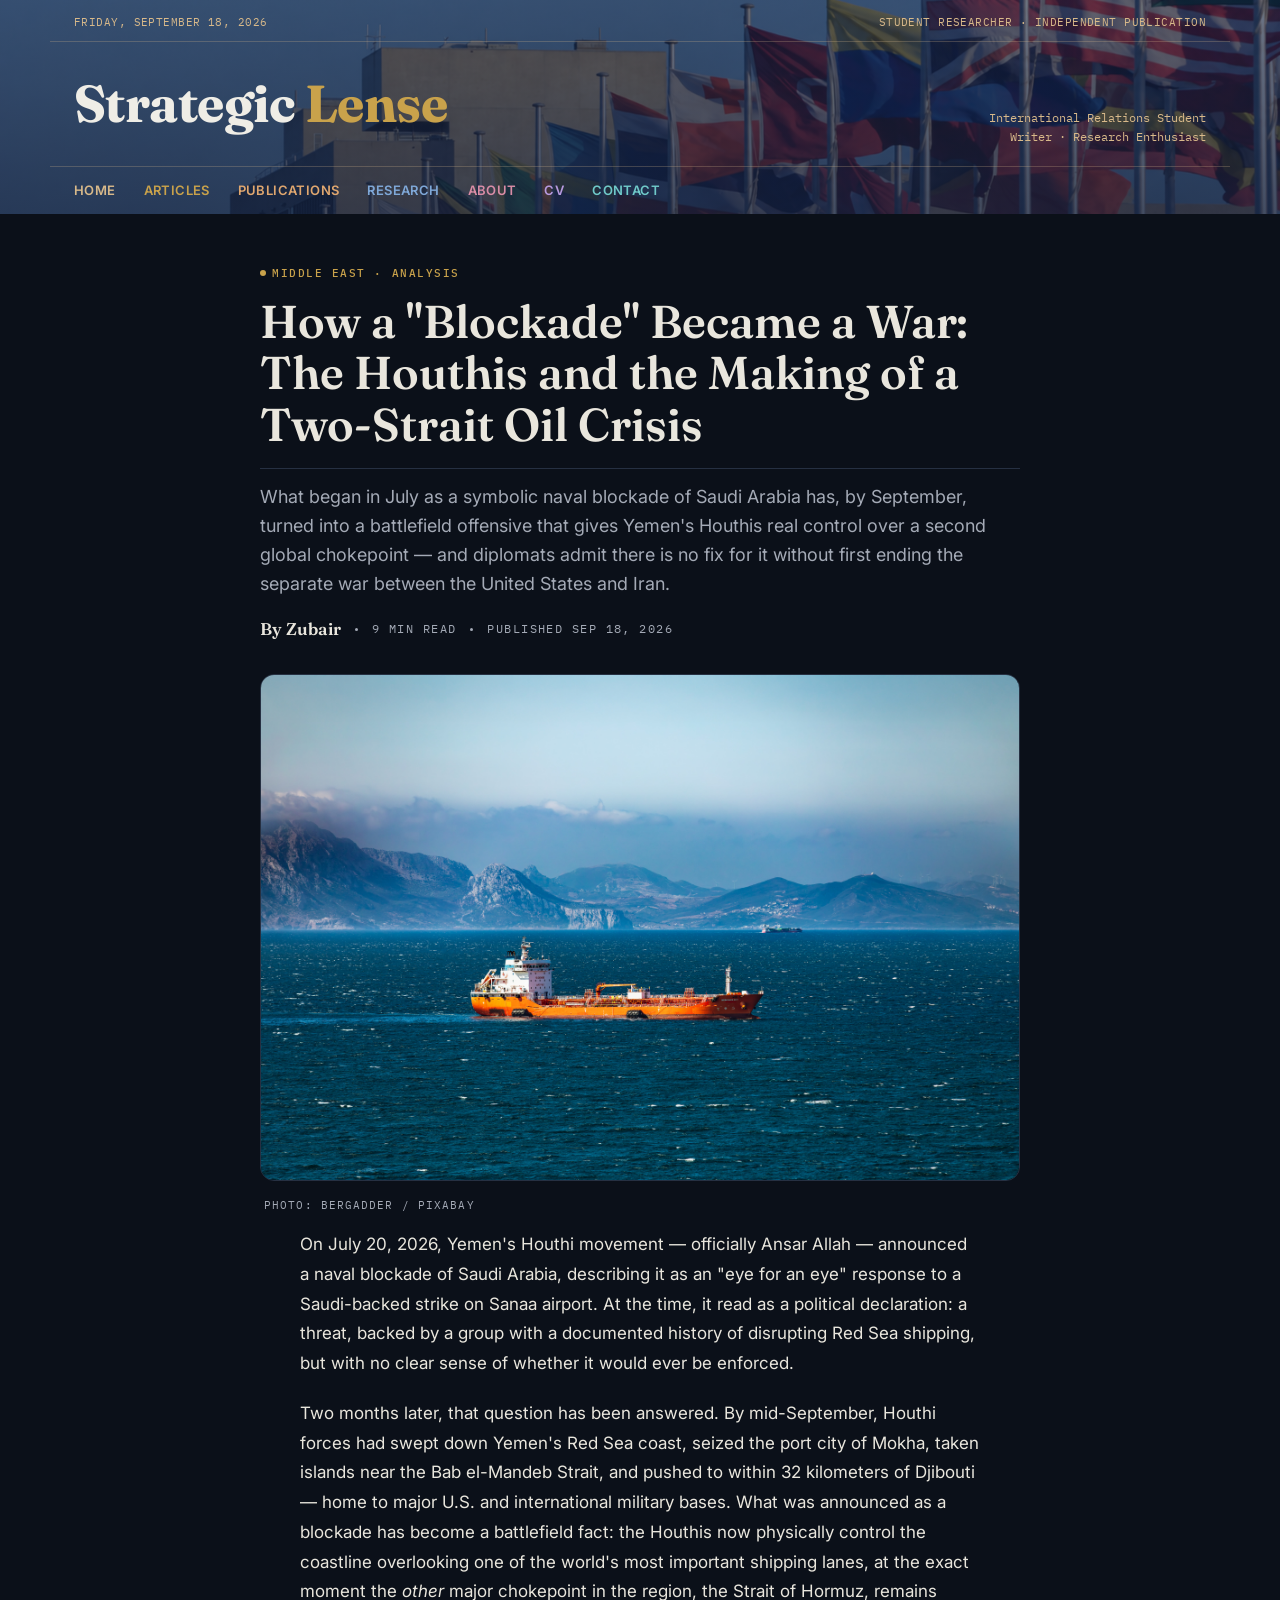
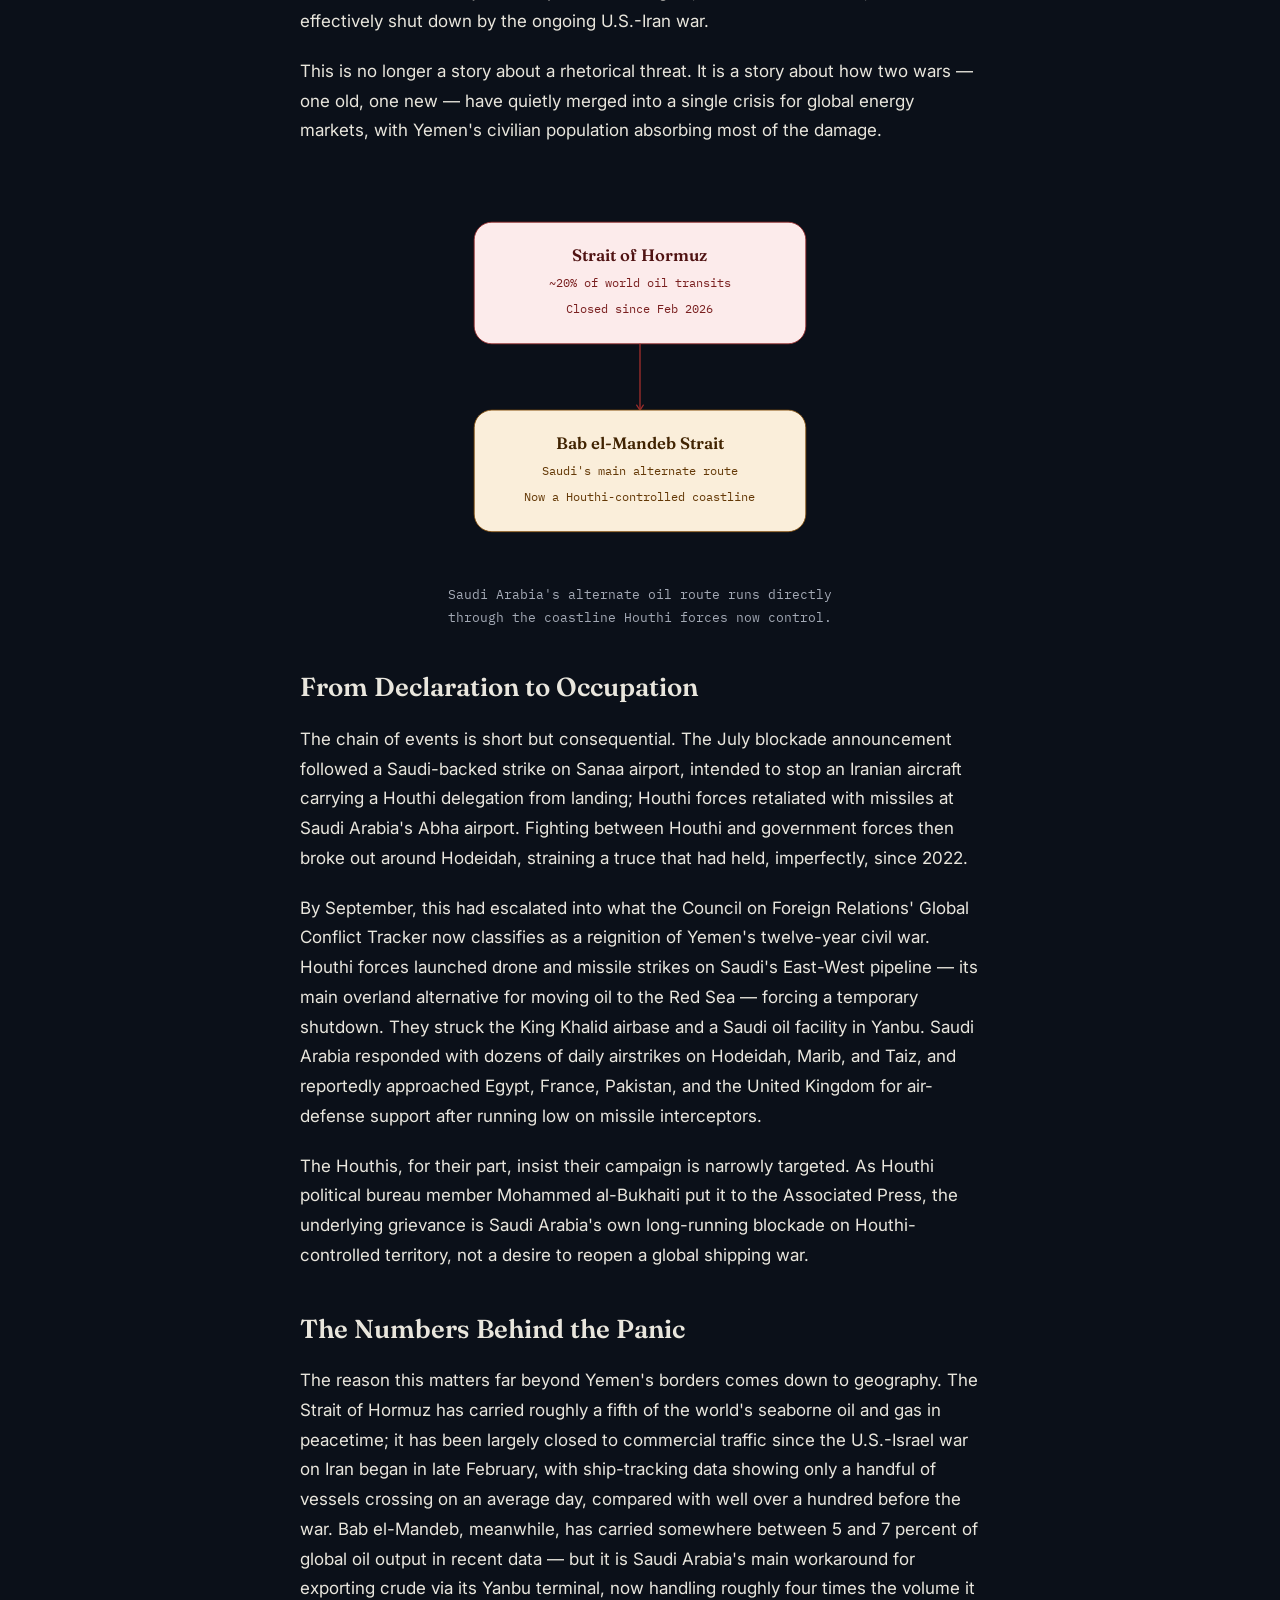
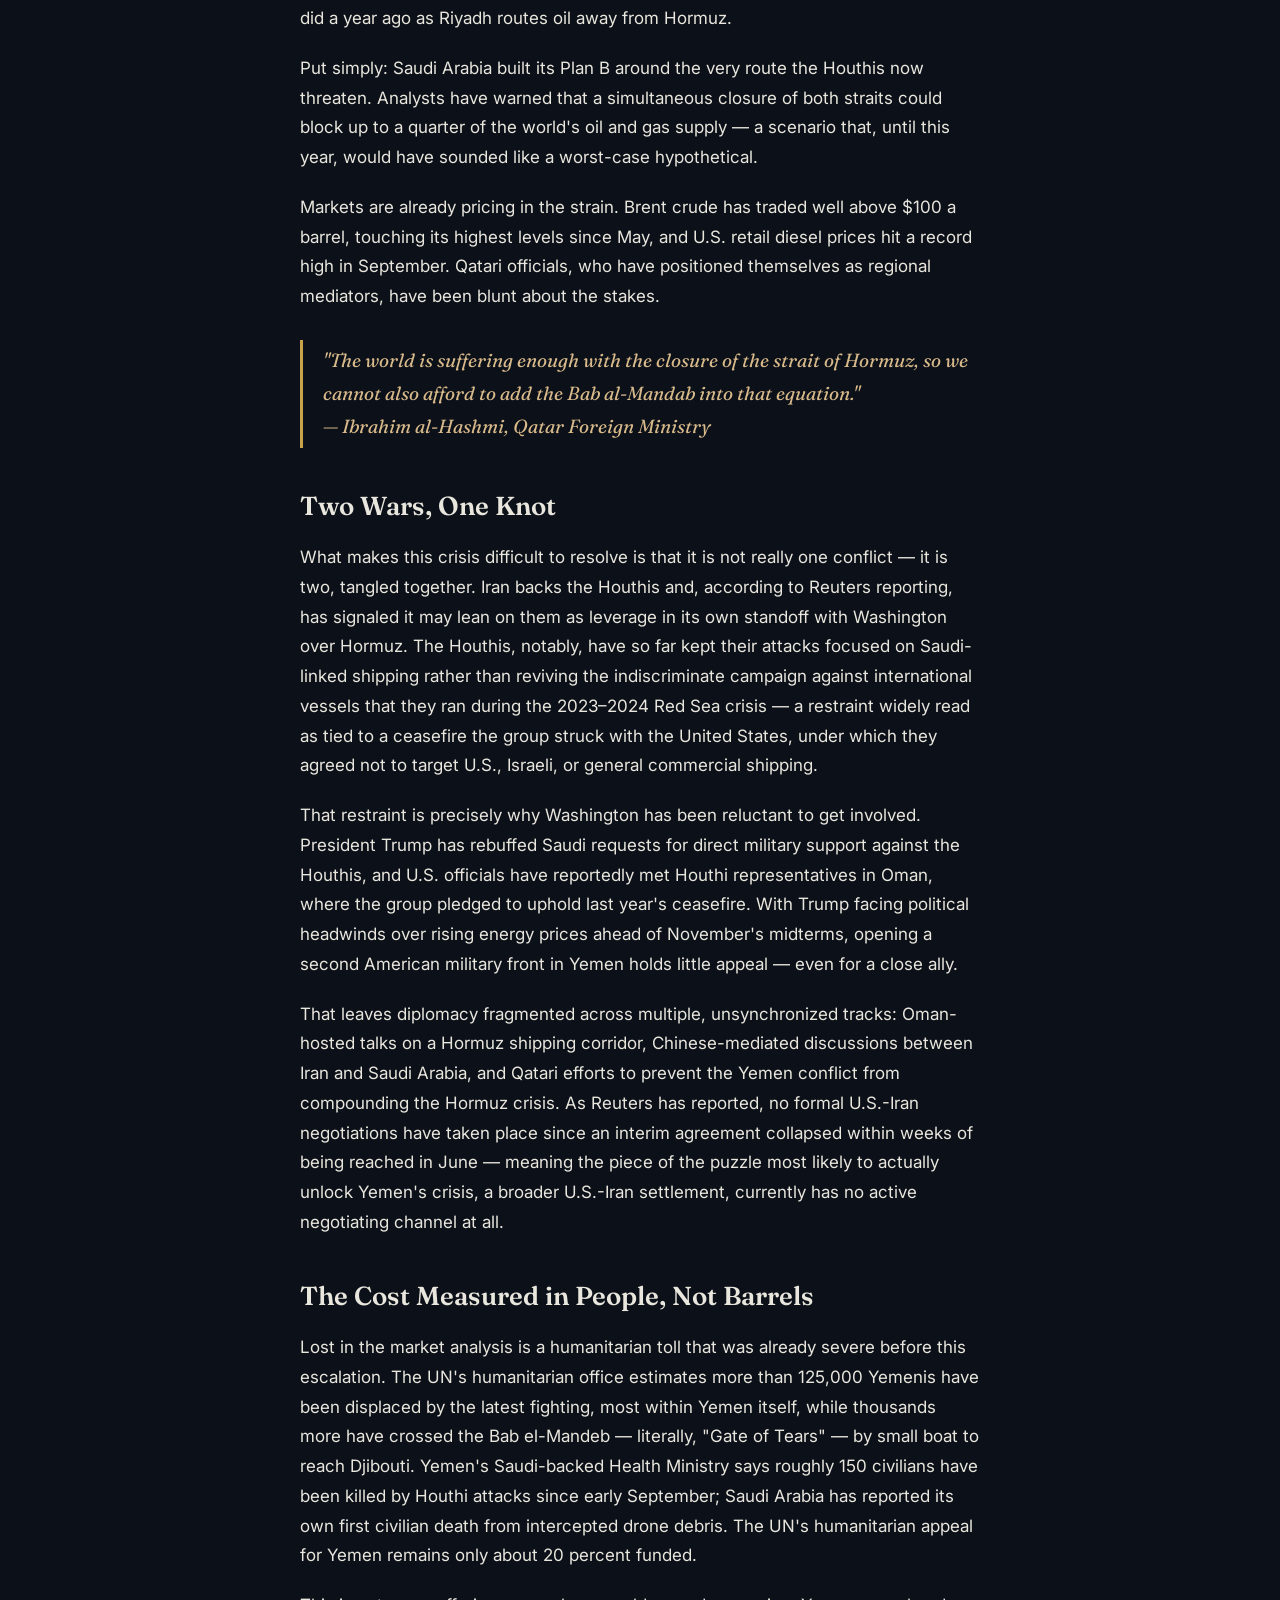
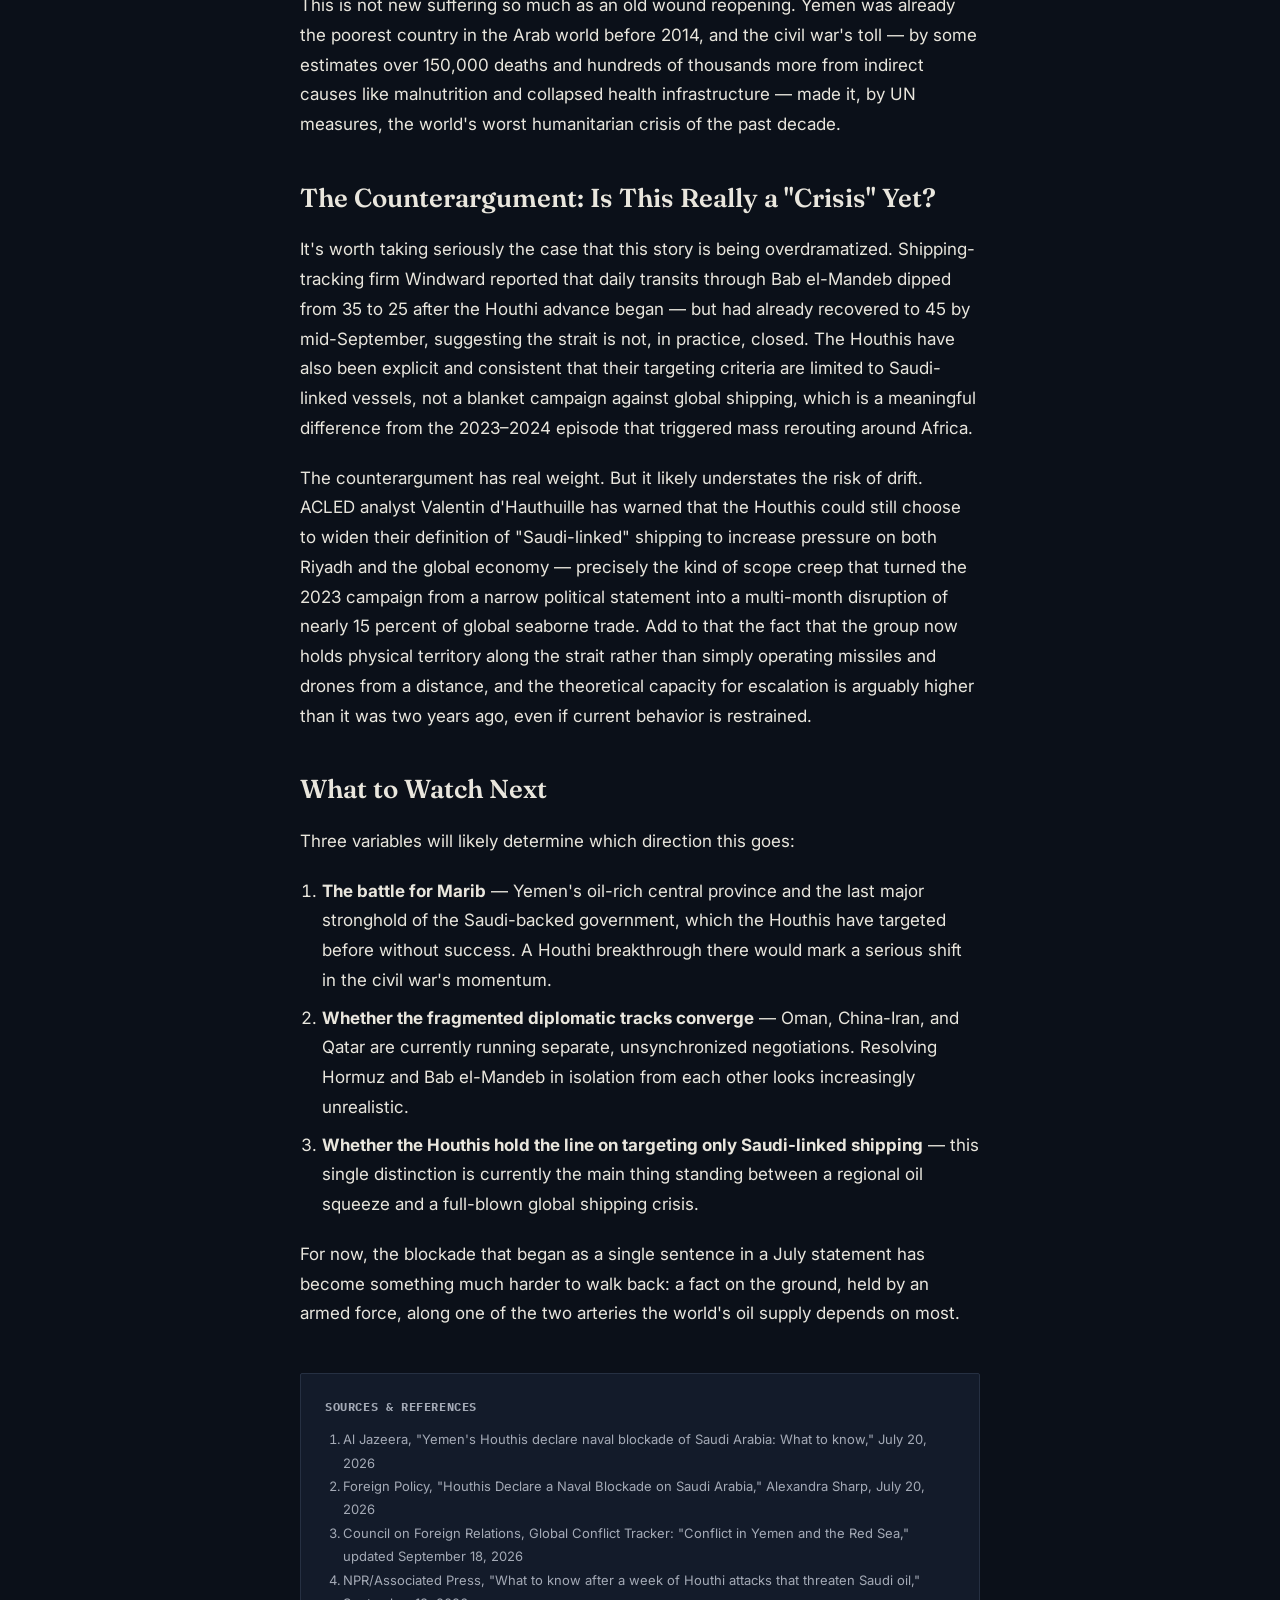
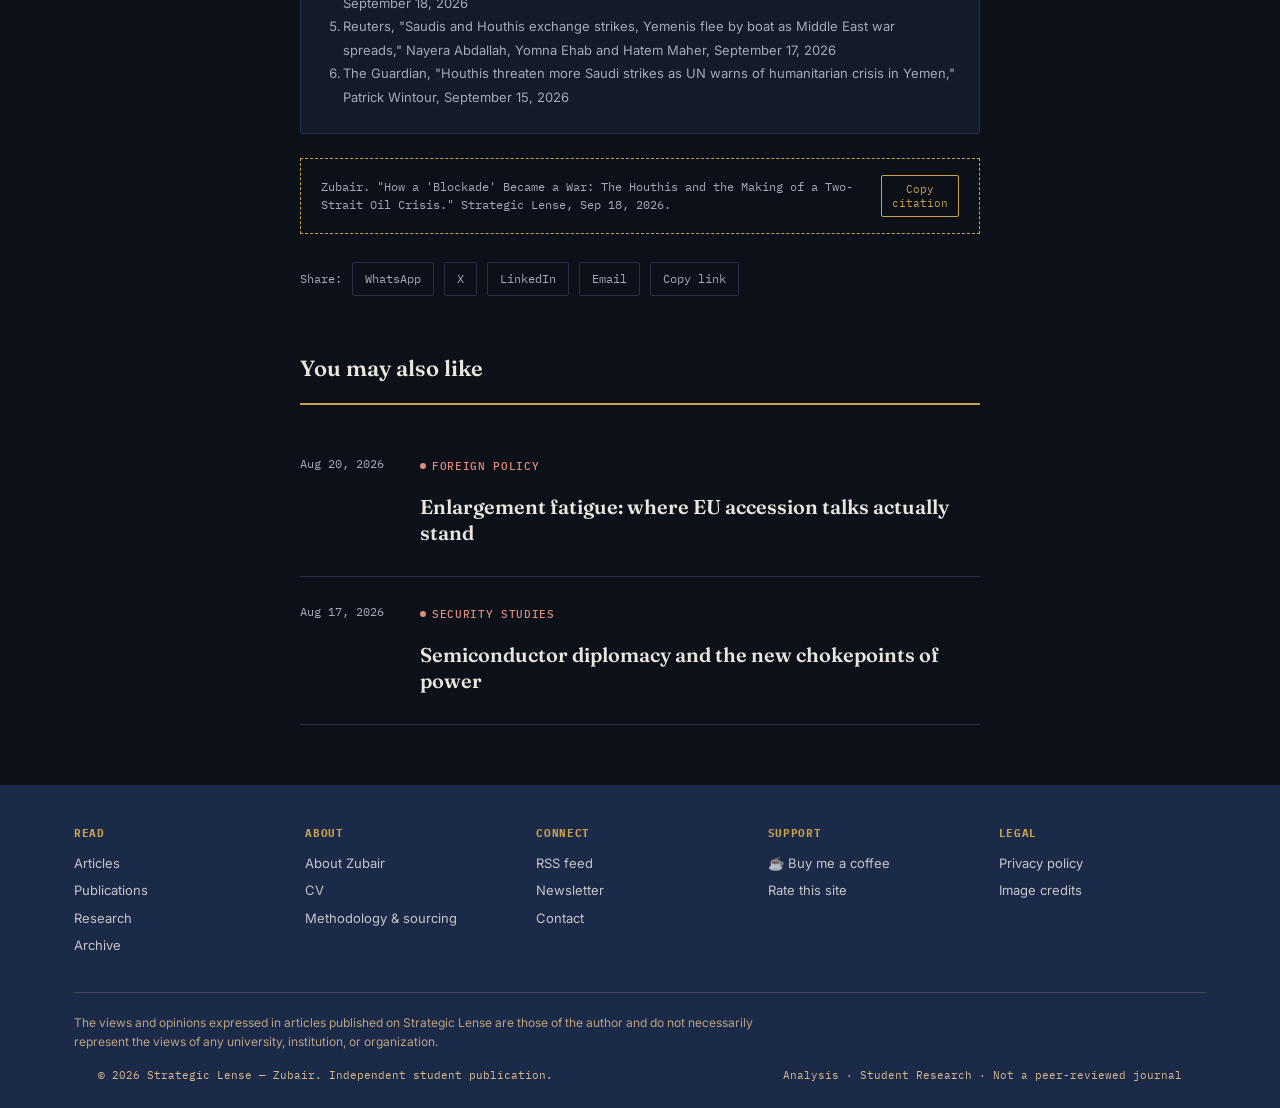
<file: houthi-two-strait-crisis-1.html>
<!DOCTYPE html>
<html lang="en">
<head>
<title>How a "Blockade" Became a War: The Houthis and the Making of a Two-Strait Oil Crisis — Strategic Lense</title>
<meta charset="UTF-8">
<meta name="viewport" content="width=device-width, initial-scale=1.0">
<link rel="preconnect" href="https://fonts.googleapis.com">
<link href="https://fonts.googleapis.com/css2?family=Fraunces:opsz,wght@9..144,400;9..144,500;9..144,600;9..144,700&family=Inter:wght@400;500;600;700&family=IBM+Plex+Mono:wght@400;500&display=swap" rel="stylesheet">
<link rel="stylesheet" href="style.css">
</head>
<body>
<header class="masthead">
  <div class="wrap masthead-top">
    <span id="dateline">FRIDAY, SEPTEMBER 18, 2026</span>
    <span>STUDENT RESEARCHER · INDEPENDENT PUBLICATION</span>
  </div>
  <div class="wrap masthead-main">
    <div class="brand"><a href="index.html" style="color:inherit">Strategic <span>Lense</span></a></div>
    <div class="tagline">International Relations Student<br>Writer · Research Enthusiast</div>
  </div>
  <nav class="wrap primary">
    <a href="index.html">Home</a>
    <a href="articles.html" style="color:var(--gold);opacity:1">Articles</a>
    <a href="publications.html">Publications</a>
    <a href="research.html">Research</a>
    <a href="about.html">About</a>
    <a href="cv.html">CV</a>
    <a href="contact.html">Contact</a>
  </nav>
</header>

<main class="wrap article-page">
  <div class="article-meta-top">
    <div class="region-tag">Middle East · Analysis</div>
    <h1>How a "Blockade" Became a War: The Houthis and the Making of a Two-Strait Oil Crisis</h1>
    <p class="dek">What began in July as a symbolic naval blockade of Saudi Arabia has, by September, turned into a battlefield offensive that gives Yemen's Houthis real control over a second global chokepoint — and diplomats admit there is no fix for it without first ending the separate war between the United States and Iran.</p>
    <div class="byline">
      <span>By Zubair</span><span class="dot"></span>
      <span>9 min read</span><span class="dot"></span>
      <span>Published Sep 18, 2026</span>
    </div>
  </div>

  <div class="article-hero-photo">
    <img src="bergadder-ship-10038606.jpg" alt="Oil tanker in transit through a strategic shipping lane">
    <div class="photo-credit">Photo: Bergadder / Pixabay</div>
  </div>

  <div class="article-body">
    <p>On July 20, 2026, Yemen's Houthi movement — officially Ansar Allah — announced a naval blockade of Saudi Arabia, describing it as an "eye for an eye" response to a Saudi-backed strike on Sanaa airport. At the time, it read as a political declaration: a threat, backed by a group with a documented history of disrupting Red Sea shipping, but with no clear sense of whether it would ever be enforced.</p>

    <p>Two months later, that question has been answered. By mid-September, Houthi forces had swept down Yemen's Red Sea coast, seized the port city of Mokha, taken islands near the Bab el-Mandeb Strait, and pushed to within 32 kilometers of Djibouti — home to major U.S. and international military bases. What was announced as a blockade has become a battlefield fact: the Houthis now physically control the coastline overlooking one of the world's most important shipping lanes, at the exact moment the <em>other</em> major chokepoint in the region, the Strait of Hormuz, remains effectively shut down by the ongoing U.S.-Iran war.</p>

    <p>This is no longer a story about a rhetorical threat. It is a story about how two wars — one old, one new — have quietly merged into a single crisis for global energy markets, with Yemen's civilian population absorbing most of the damage.</p>

    <div style="max-width:420px;margin:32px auto;">
      <svg width="100%" viewBox="0 0 380 360" role="img" style="display:block;">
        <title>Two oil chokepoints: Strait of Hormuz and Bab el-Mandeb</title>
        <desc>Diagram showing the Strait of Hormuz, closed since February 2026 due to the US-Iran war, connected by an arrow to the Bab el-Mandeb Strait, Saudi Arabia's alternate route, now facing a Houthi-controlled coastline.</desc>
        <defs>
          <marker id="artmarr" viewBox="0 0 10 10" refX="8" refY="5" markerWidth="6" markerHeight="6" orient="auto-start-reverse">
            <path d="M2 1L8 5L2 9" fill="none" stroke="#9B2C2C" stroke-width="1.5" stroke-linecap="round" stroke-linejoin="round"/>
          </marker>
        </defs>
        <rect x="40" y="40" width="300" height="110" rx="16" fill="#FCEBEB" stroke="#9B2C2C" stroke-width="0.75"/>
        <text x="190" y="70" text-anchor="middle" dominant-baseline="central" style="font-family:'Fraunces',serif;font-weight:600;font-size:15px;fill:#501313;">Strait of Hormuz</text>
        <text x="190" y="95" text-anchor="middle" dominant-baseline="central" style="font-family:'IBM Plex Mono',monospace;font-size:11px;fill:#791F1F;">~20% of world oil transits</text>
        <text x="190" y="118" text-anchor="middle" dominant-baseline="central" style="font-family:'IBM Plex Mono',monospace;font-size:11px;fill:#791F1F;">Closed since Feb 2026</text>
        <line x1="190" y1="150" x2="190" y2="210" stroke="#9B2C2C" stroke-width="1.25" marker-end="url(#artmarr)"/>
        <rect x="40" y="210" width="300" height="110" rx="16" fill="#FAEEDA" stroke="#854F0B" stroke-width="0.75"/>
        <text x="190" y="240" text-anchor="middle" dominant-baseline="central" style="font-family:'Fraunces',serif;font-weight:600;font-size:15px;fill:#412402;">Bab el-Mandeb Strait</text>
        <text x="190" y="265" text-anchor="middle" dominant-baseline="central" style="font-family:'IBM Plex Mono',monospace;font-size:11px;fill:#633806;">Saudi's main alternate route</text>
        <text x="190" y="288" text-anchor="middle" dominant-baseline="central" style="font-family:'IBM Plex Mono',monospace;font-size:11px;fill:#633806;">Now a Houthi-controlled coastline</text>
      </svg>
      <p class="caption" style="text-align:center;margin-top:8px;">Saudi Arabia's alternate oil route runs directly through the coastline Houthi forces now control.</p>
    </div>

    <h2>From Declaration to Occupation</h2>
    <p>The chain of events is short but consequential. The July blockade announcement followed a Saudi-backed strike on Sanaa airport, intended to stop an Iranian aircraft carrying a Houthi delegation from landing; Houthi forces retaliated with missiles at Saudi Arabia's Abha airport. Fighting between Houthi and government forces then broke out around Hodeidah, straining a truce that had held, imperfectly, since 2022.</p>

    <p>By September, this had escalated into what the Council on Foreign Relations' Global Conflict Tracker now classifies as a reignition of Yemen's twelve-year civil war. Houthi forces launched drone and missile strikes on Saudi's East-West pipeline — its main overland alternative for moving oil to the Red Sea — forcing a temporary shutdown. They struck the King Khalid airbase and a Saudi oil facility in Yanbu. Saudi Arabia responded with dozens of daily airstrikes on Hodeidah, Marib, and Taiz, and reportedly approached Egypt, France, Pakistan, and the United Kingdom for air-defense support after running low on missile interceptors.</p>

    <p>The Houthis, for their part, insist their campaign is narrowly targeted. As Houthi political bureau member Mohammed al-Bukhaiti put it to the Associated Press, the underlying grievance is Saudi Arabia's own long-running blockade on Houthi-controlled territory, not a desire to reopen a global shipping war.</p>

    <h2>The Numbers Behind the Panic</h2>
    <p>The reason this matters far beyond Yemen's borders comes down to geography. The Strait of Hormuz has carried roughly a fifth of the world's seaborne oil and gas in peacetime; it has been largely closed to commercial traffic since the U.S.-Israel war on Iran began in late February, with ship-tracking data showing only a handful of vessels crossing on an average day, compared with well over a hundred before the war. Bab el-Mandeb, meanwhile, has carried somewhere between 5 and 7 percent of global oil output in recent data — but it is Saudi Arabia's main workaround for exporting crude via its Yanbu terminal, now handling roughly four times the volume it did a year ago as Riyadh routes oil away from Hormuz.</p>

    <p>Put simply: Saudi Arabia built its Plan B around the very route the Houthis now threaten. Analysts have warned that a simultaneous closure of both straits could block up to a quarter of the world's oil and gas supply — a scenario that, until this year, would have sounded like a worst-case hypothetical.</p>

    <p>Markets are already pricing in the strain. Brent crude has traded well above $100 a barrel, touching its highest levels since May, and U.S. retail diesel prices hit a record high in September. Qatari officials, who have positioned themselves as regional mediators, have been blunt about the stakes.</p>

    <blockquote>"The world is suffering enough with the closure of the strait of Hormuz, so we cannot also afford to add the Bab al-Mandab into that equation."<br>— Ibrahim al-Hashmi, Qatar Foreign Ministry</blockquote>

    <h2>Two Wars, One Knot</h2>
    <p>What makes this crisis difficult to resolve is that it is not really one conflict — it is two, tangled together. Iran backs the Houthis and, according to Reuters reporting, has signaled it may lean on them as leverage in its own standoff with Washington over Hormuz. The Houthis, notably, have so far kept their attacks focused on Saudi-linked shipping rather than reviving the indiscriminate campaign against international vessels that they ran during the 2023–2024 Red Sea crisis — a restraint widely read as tied to a ceasefire the group struck with the United States, under which they agreed not to target U.S., Israeli, or general commercial shipping.</p>

    <p>That restraint is precisely why Washington has been reluctant to get involved. President Trump has rebuffed Saudi requests for direct military support against the Houthis, and U.S. officials have reportedly met Houthi representatives in Oman, where the group pledged to uphold last year's ceasefire. With Trump facing political headwinds over rising energy prices ahead of November's midterms, opening a second American military front in Yemen holds little appeal — even for a close ally.</p>

    <p>That leaves diplomacy fragmented across multiple, unsynchronized tracks: Oman-hosted talks on a Hormuz shipping corridor, Chinese-mediated discussions between Iran and Saudi Arabia, and Qatari efforts to prevent the Yemen conflict from compounding the Hormuz crisis. As Reuters has reported, no formal U.S.-Iran negotiations have taken place since an interim agreement collapsed within weeks of being reached in June — meaning the piece of the puzzle most likely to actually unlock Yemen's crisis, a broader U.S.-Iran settlement, currently has no active negotiating channel at all.</p>

    <h2>The Cost Measured in People, Not Barrels</h2>
    <p>Lost in the market analysis is a humanitarian toll that was already severe before this escalation. The UN's humanitarian office estimates more than 125,000 Yemenis have been displaced by the latest fighting, most within Yemen itself, while thousands more have crossed the Bab el-Mandeb — literally, "Gate of Tears" — by small boat to reach Djibouti. Yemen's Saudi-backed Health Ministry says roughly 150 civilians have been killed by Houthi attacks since early September; Saudi Arabia has reported its own first civilian death from intercepted drone debris. The UN's humanitarian appeal for Yemen remains only about 20 percent funded.</p>

    <p>This is not new suffering so much as an old wound reopening. Yemen was already the poorest country in the Arab world before 2014, and the civil war's toll — by some estimates over 150,000 deaths and hundreds of thousands more from indirect causes like malnutrition and collapsed health infrastructure — made it, by UN measures, the world's worst humanitarian crisis of the past decade.</p>

    <h2>The Counterargument: Is This Really a "Crisis" Yet?</h2>
    <p>It's worth taking seriously the case that this story is being overdramatized. Shipping-tracking firm Windward reported that daily transits through Bab el-Mandeb dipped from 35 to 25 after the Houthi advance began — but had already recovered to 45 by mid-September, suggesting the strait is not, in practice, closed. The Houthis have also been explicit and consistent that their targeting criteria are limited to Saudi-linked vessels, not a blanket campaign against global shipping, which is a meaningful difference from the 2023–2024 episode that triggered mass rerouting around Africa.</p>

    <p>The counterargument has real weight. But it likely understates the risk of drift. ACLED analyst Valentin d'Hauthuille has warned that the Houthis could still choose to widen their definition of "Saudi-linked" shipping to increase pressure on both Riyadh and the global economy — precisely the kind of scope creep that turned the 2023 campaign from a narrow political statement into a multi-month disruption of nearly 15 percent of global seaborne trade. Add to that the fact that the group now holds physical territory along the strait rather than simply operating missiles and drones from a distance, and the theoretical capacity for escalation is arguably higher than it was two years ago, even if current behavior is restrained.</p>

    <h2>What to Watch Next</h2>
    <p>Three variables will likely determine which direction this goes:</p>
    <ol>
      <li><strong>The battle for Marib</strong> — Yemen's oil-rich central province and the last major stronghold of the Saudi-backed government, which the Houthis have targeted before without success. A Houthi breakthrough there would mark a serious shift in the civil war's momentum.</li>
      <li><strong>Whether the fragmented diplomatic tracks converge</strong> — Oman, China-Iran, and Qatar are currently running separate, unsynchronized negotiations. Resolving Hormuz and Bab el-Mandeb in isolation from each other looks increasingly unrealistic.</li>
      <li><strong>Whether the Houthis hold the line on targeting only Saudi-linked shipping</strong> — this single distinction is currently the main thing standing between a regional oil squeeze and a full-blown global shipping crisis.</li>
    </ol>

    <p>For now, the blockade that began as a single sentence in a July statement has become something much harder to walk back: a fact on the ground, held by an armed force, along one of the two arteries the world's oil supply depends on most.</p>
  </div>

  <div class="sources-box">
    <h4>Sources &amp; References</h4>
    <ol>
      <li>Al Jazeera, "Yemen's Houthis declare naval blockade of Saudi Arabia: What to know," July 20, 2026</li>
      <li>Foreign Policy, "Houthis Declare a Naval Blockade on Saudi Arabia," Alexandra Sharp, July 20, 2026</li>
      <li>Council on Foreign Relations, Global Conflict Tracker: "Conflict in Yemen and the Red Sea," updated September 18, 2026</li>
      <li>NPR/Associated Press, "What to know after a week of Houthi attacks that threaten Saudi oil," September 18, 2026</li>
      <li>Reuters, "Saudis and Houthis exchange strikes, Yemenis flee by boat as Middle East war spreads," Nayera Abdallah, Yomna Ehab and Hatem Maher, September 17, 2026</li>
      <li>The Guardian, "Houthis threaten more Saudi strikes as UN warns of humanitarian crisis in Yemen," Patrick Wintour, September 15, 2026</li>
    </ol>
  </div>

  <div class="citation-box">
    <span>Zubair. "How a 'Blockade' Became a War: The Houthis and the Making of a Two-Strait Oil Crisis." Strategic Lense, Sep 18, 2026.</span>
    <button onclick="navigator.clipboard && navigator.clipboard.writeText(this.parentElement.firstElementChild.textContent)">Copy citation</button>
  </div>

  <div class="share-row">
    <span style="color:var(--text-soft)">Share:</span>
    <a href="#">WhatsApp</a><a href="#">X</a><a href="#">LinkedIn</a><a href="#">Email</a><a href="#">Copy link</a>
  </div>

  <section style="max-width:680px;margin:56px auto 0;">
    <div class="section-head" style="padding-top:0;">
      <h2>You may also like</h2>
    </div>
    <div class="article-list">
      <div class="article-row">
        <div class="date-col">Aug 20, 2026</div>
        <div><div class="region-tag">Foreign Policy</div>
        <h3><a href="articles.html">Enlargement fatigue: where EU accession talks actually stand</a></h3></div>
      </div>
      <div class="article-row">
        <div class="date-col">Aug 17, 2026</div>
        <div><div class="region-tag">Security Studies</div>
        <h3><a href="articles.html">Semiconductor diplomacy and the new chokepoints of power</a></h3></div>
      </div>
    </div>
  </section>
</main>

<footer>
  <div class="wrap">
    <div class="footer-grid">
      <div>
        <h5>Read</h5>
        <a href="articles.html">Articles</a>
        <a href="publications.html">Publications</a>
        <a href="research.html">Research</a>
        <a href="articles.html">Archive</a>
      </div>
      <div>
        <h5>About</h5>
        <a href="about.html">About Zubair</a>
        <a href="cv.html">CV</a>
        <a href="about.html">Methodology &amp; sourcing</a>
      </div>
      <div>
        <h5>Connect</h5>
        <a href="#">RSS feed</a>
        <a href="contact.html">Newsletter</a>
        <a href="contact.html">Contact</a>
      </div>
      <div>
        <h5>Support</h5>
        <a href="https://www.buymeacoffee.com/Strategiclense" target="_blank" rel="noopener">☕ Buy me a coffee</a>
        <a href="https://docs.google.com/forms/d/e/1FAIpQLSflEJRAyxHs62fyDOvyomPAq-urLZXLjeEXxL2KscUQ52rAbg/viewform" target="_blank" rel="noopener">Rate this site</a>
      </div>
      <div>
        <h5>Legal</h5>
        <a href="#">Privacy policy</a>
        <a href="#">Image credits</a>
      </div>
    </div>
    <p style="font-size:12px;color:var(--gold-soft);opacity:.85;max-width:720px;margin-bottom:16px;line-height:1.6;">
      The views and opinions expressed in articles published on Strategic Lense are those of the author and do not necessarily represent the views of any university, institution, or organization.
    </p>
    <div class="wrap footer-bottom">
      <span>© 2026 Strategic Lense — Zubair. Independent student publication.</span>
      <span>Analysis · Student Research · Not a peer-reviewed journal</span>
    </div>
  </div>
</footer>

<script data-goatcounter="https://strategiclense.goatcounter.com/count" async src="//gc.zgo.at/count.js"></script>
</body>
</html>
</file>
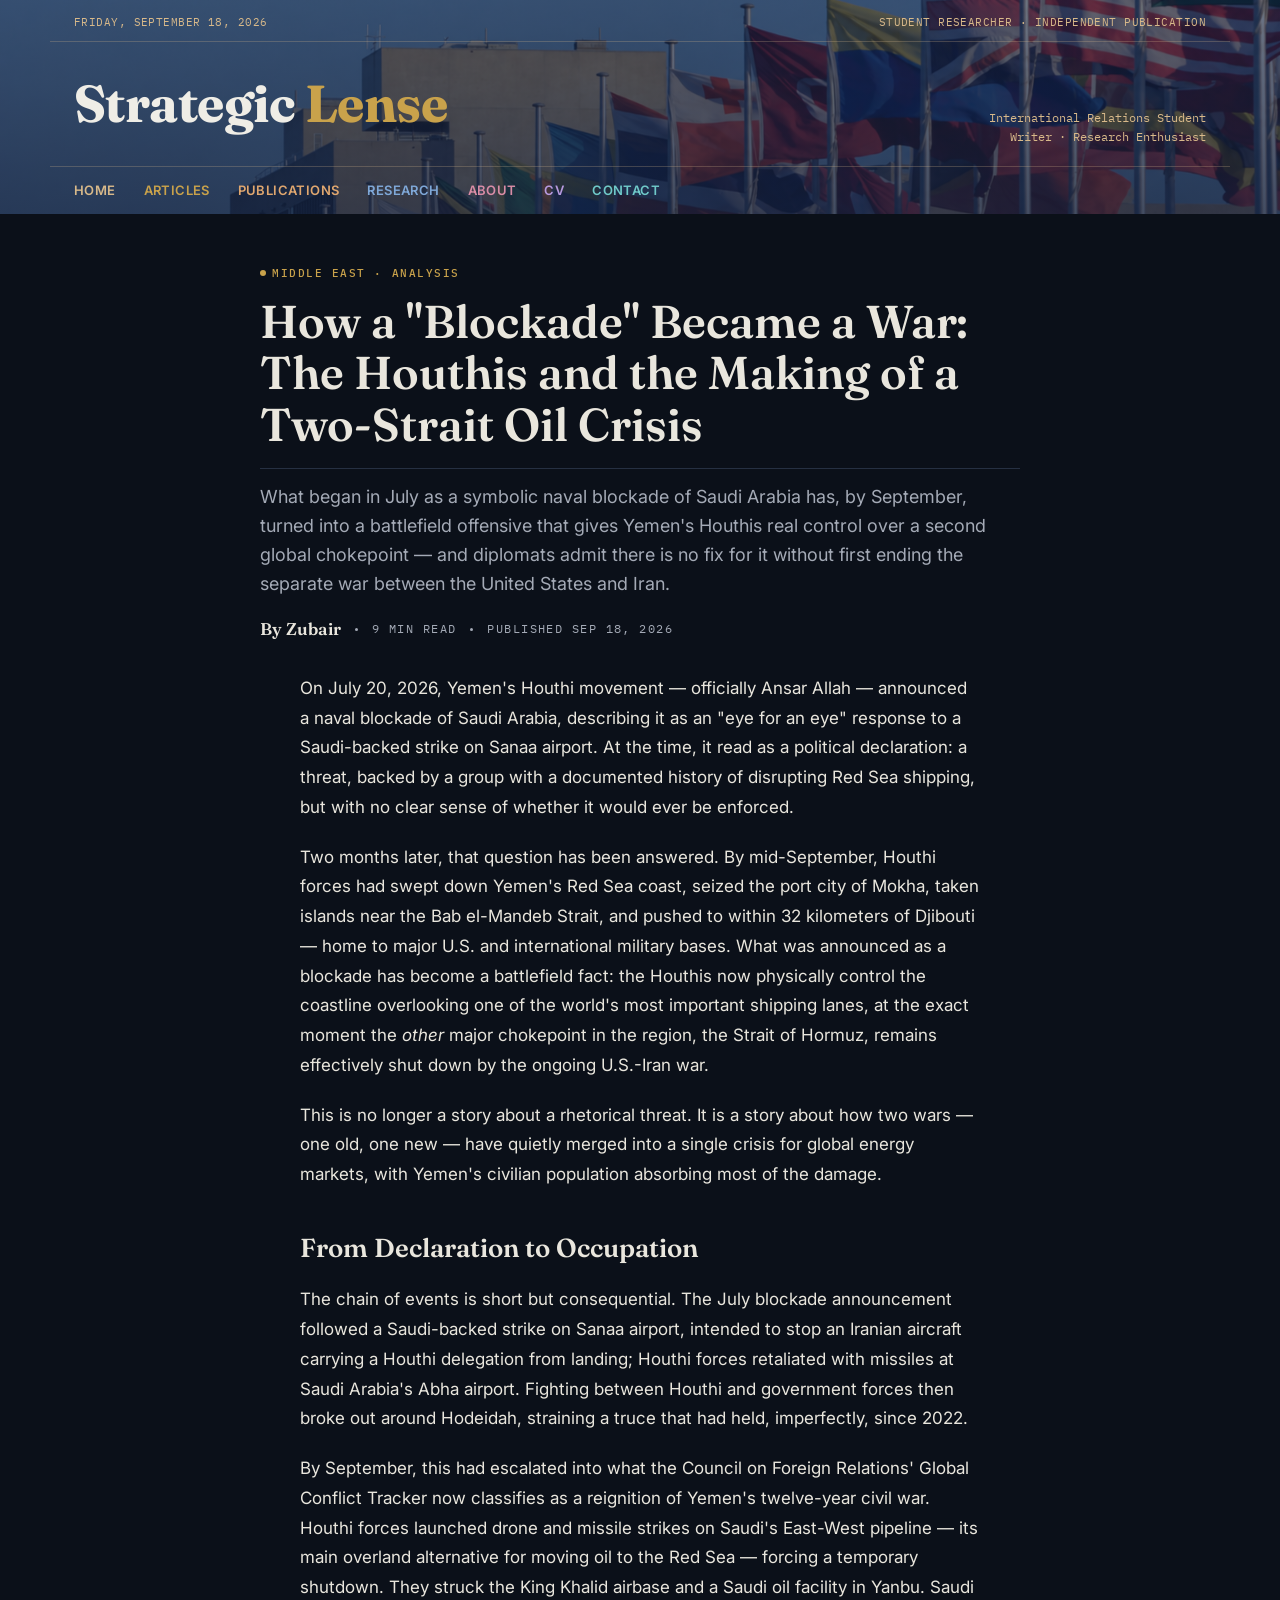
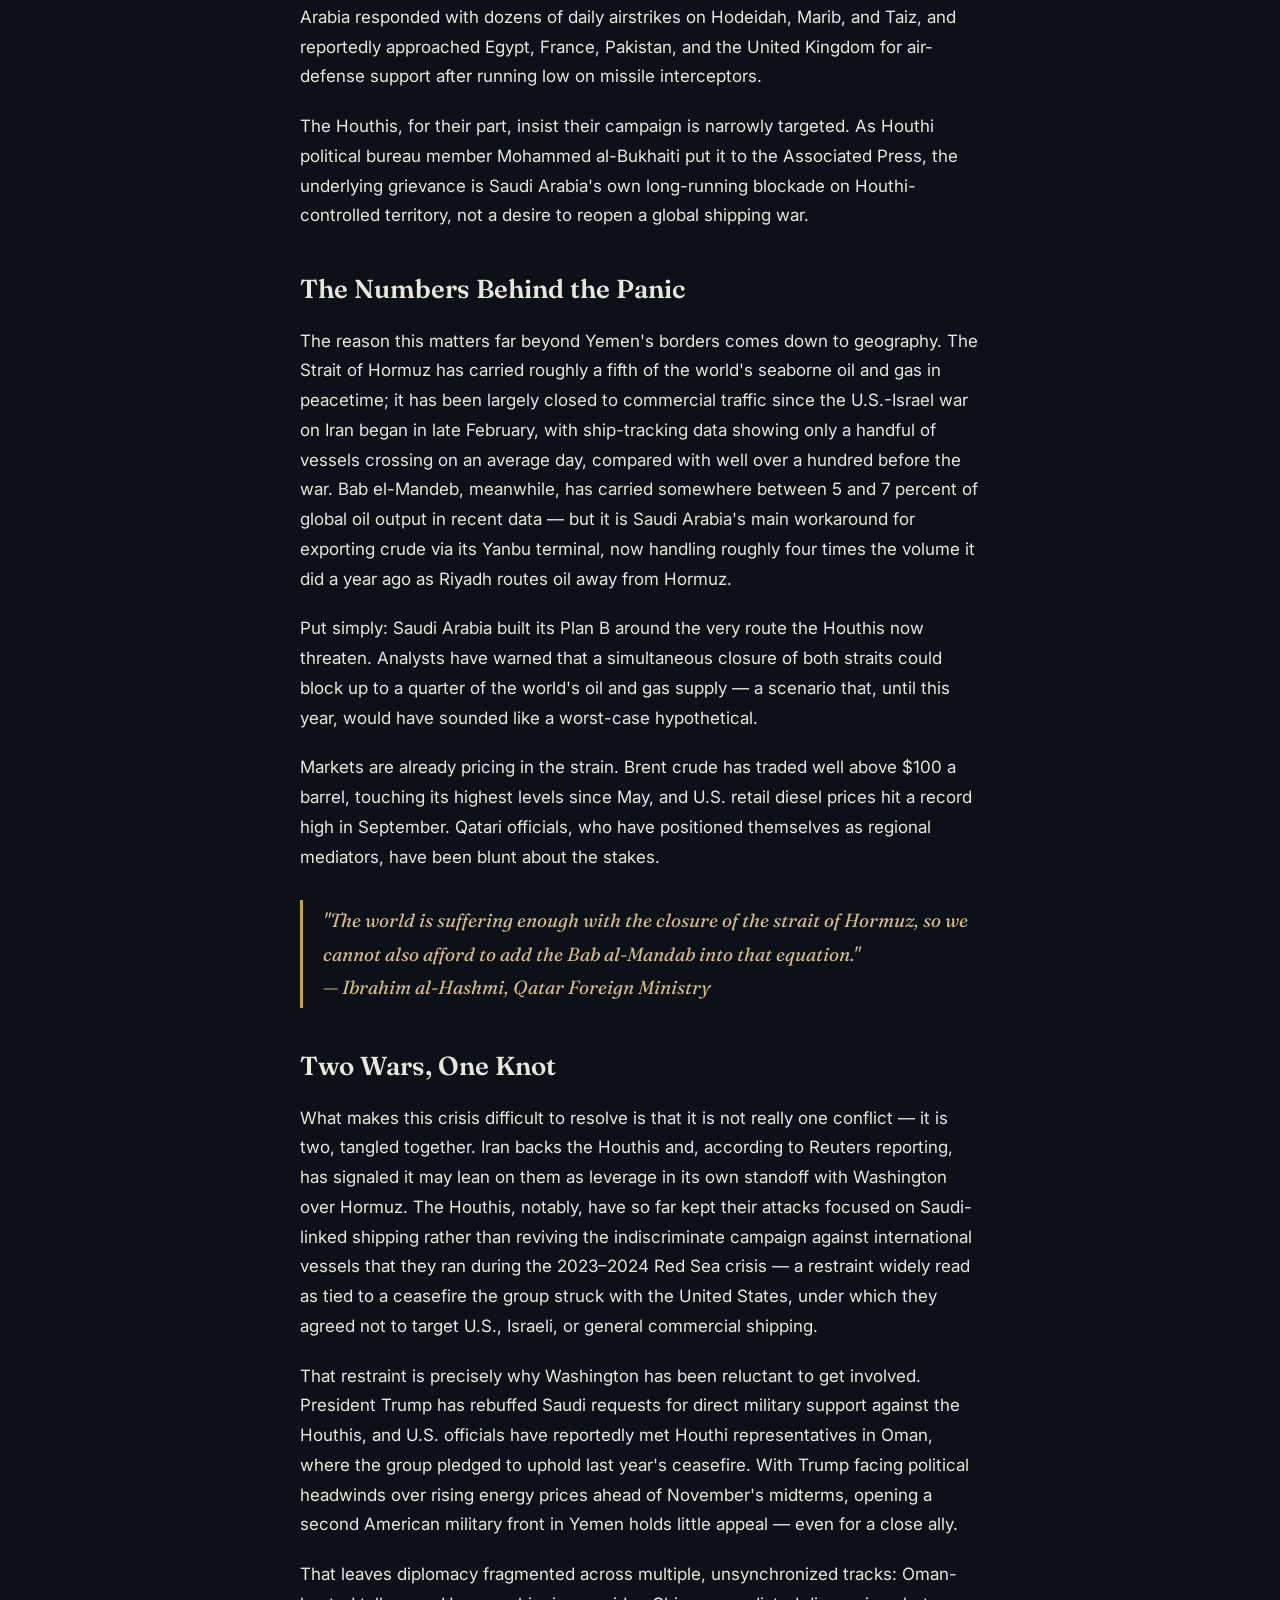
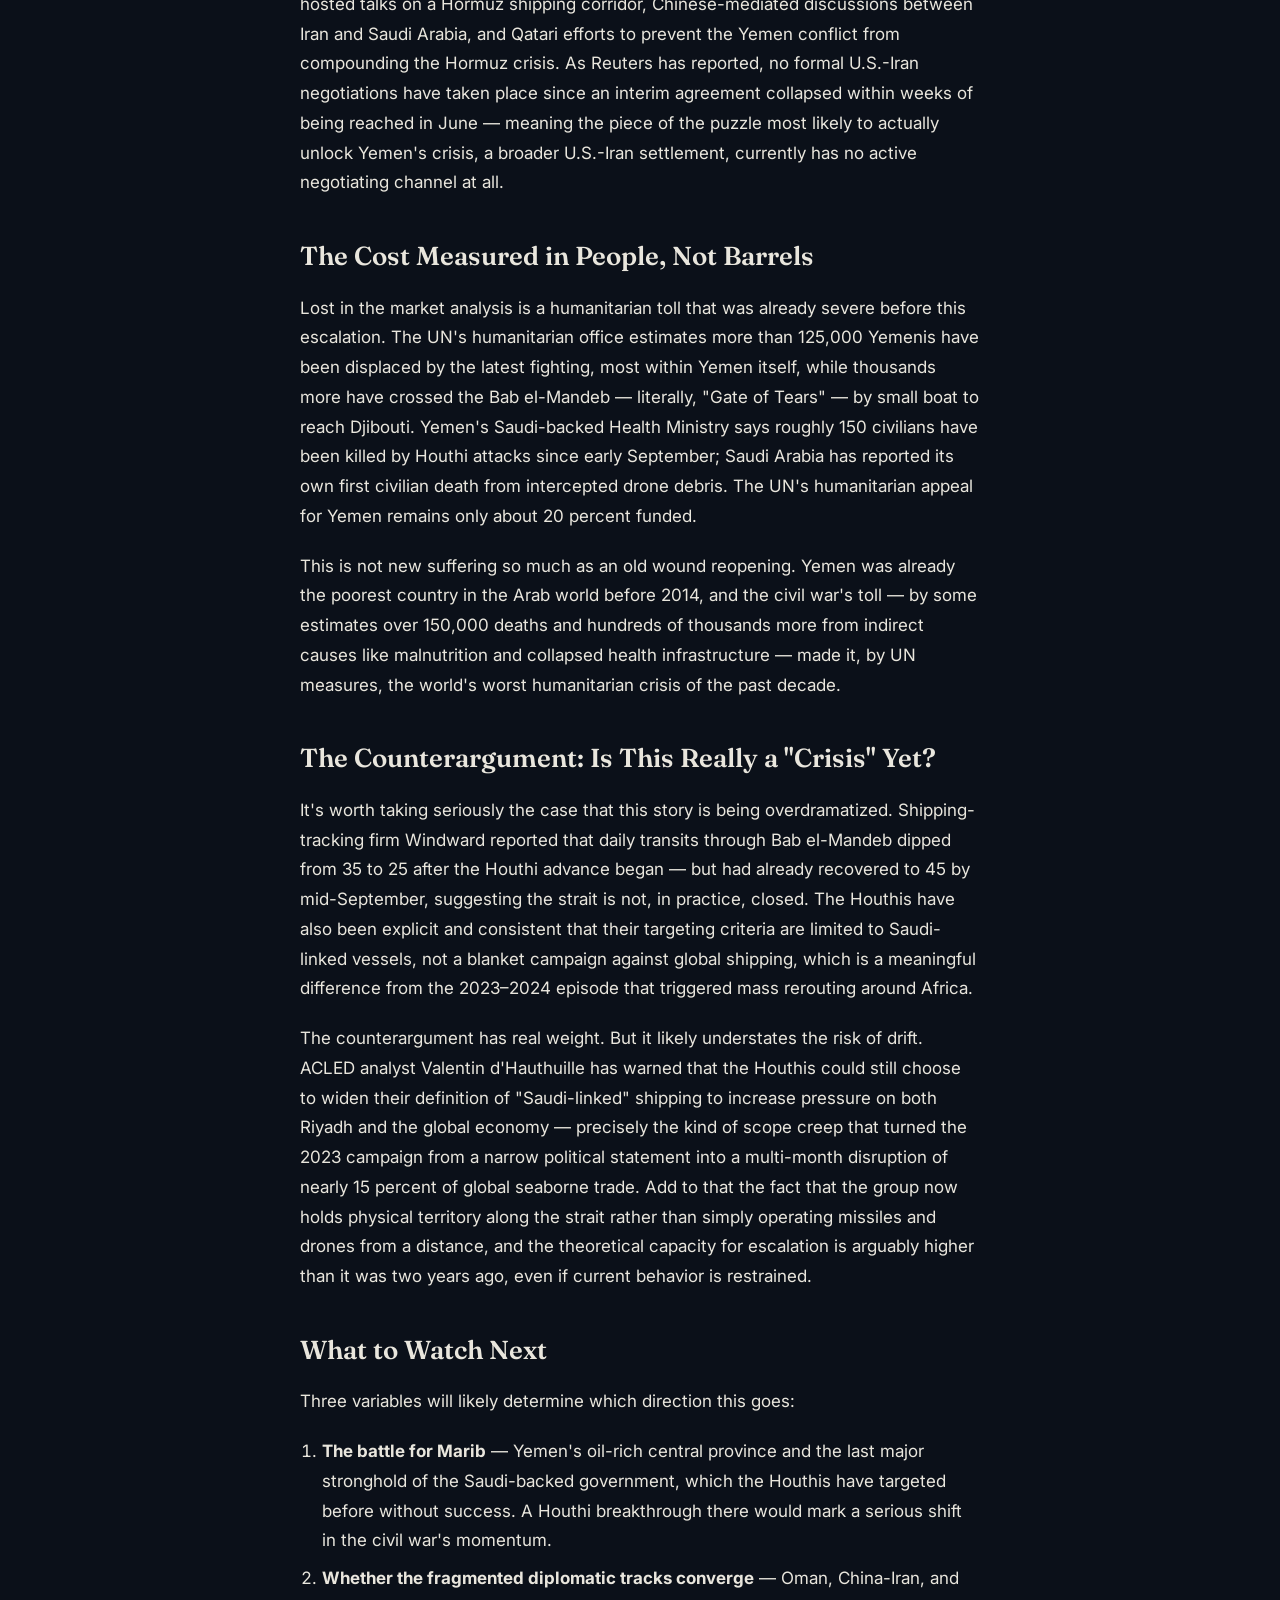
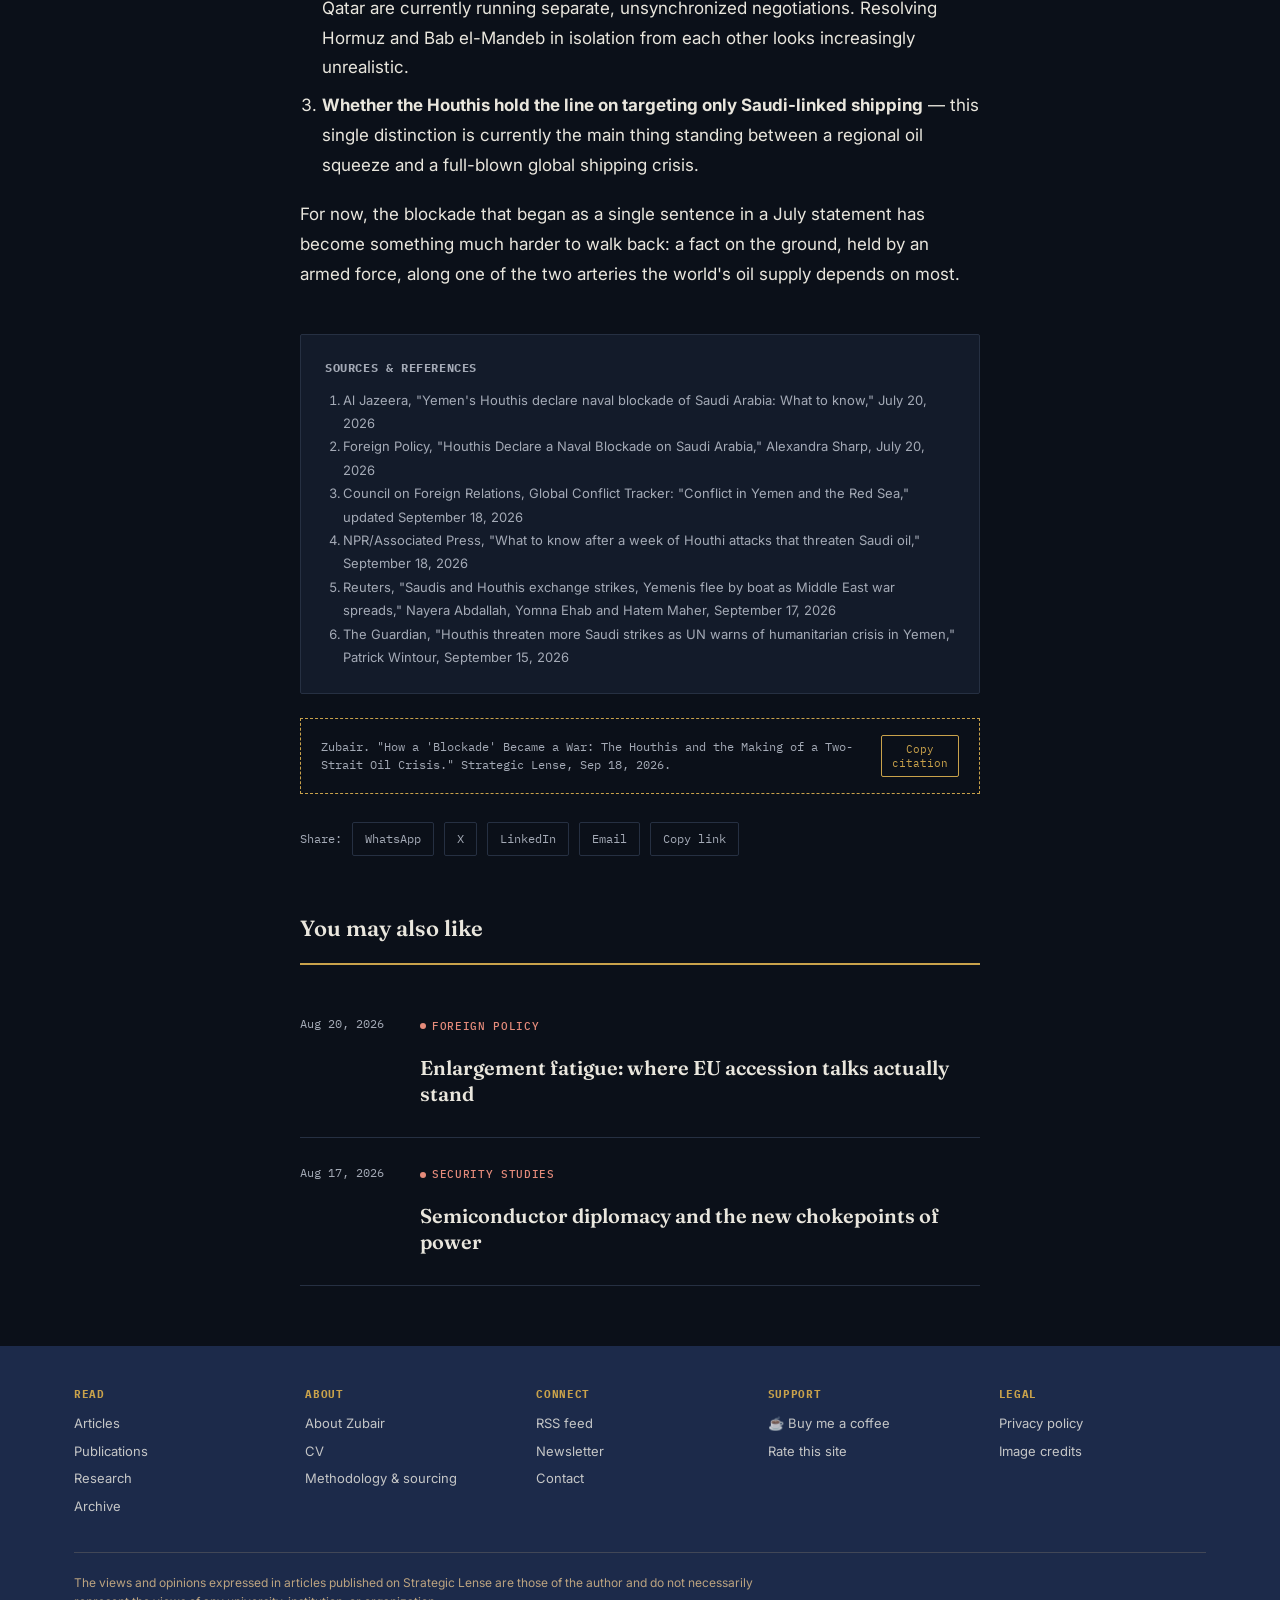
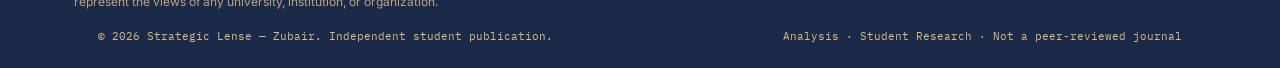
<file: houthi-two-strait-crisis.html>
<!DOCTYPE html>
<html lang="en">
<head>
<title>How a "Blockade" Became a War: The Houthis and the Making of a Two-Strait Oil Crisis — Strategic Lense</title>
<meta charset="UTF-8">
<meta name="viewport" content="width=device-width, initial-scale=1.0">
<link rel="preconnect" href="https://fonts.googleapis.com">
<link href="https://fonts.googleapis.com/css2?family=Fraunces:opsz,wght@9..144,400;9..144,500;9..144,600;9..144,700&family=Inter:wght@400;500;600;700&family=IBM+Plex+Mono:wght@400;500&display=swap" rel="stylesheet">
<link rel="stylesheet" href="style.css">
</head>
<body>
<header class="masthead">
  <div class="wrap masthead-top">
    <span id="dateline">FRIDAY, SEPTEMBER 18, 2026</span>
    <span>STUDENT RESEARCHER · INDEPENDENT PUBLICATION</span>
  </div>
  <div class="wrap masthead-main">
    <div class="brand"><a href="index.html" style="color:inherit">Strategic <span>Lense</span></a></div>
    <div class="tagline">International Relations Student<br>Writer · Research Enthusiast</div>
  </div>
  <nav class="wrap primary">
    <a href="index.html">Home</a>
    <a href="articles.html" style="color:var(--gold);opacity:1">Articles</a>
    <a href="publications.html">Publications</a>
    <a href="research.html">Research</a>
    <a href="about.html">About</a>
    <a href="cv.html">CV</a>
    <a href="contact.html">Contact</a>
  </nav>
</header>

<main class="wrap article-page">
  <div class="article-meta-top">
    <div class="region-tag">Middle East · Analysis</div>
    <h1>How a "Blockade" Became a War: The Houthis and the Making of a Two-Strait Oil Crisis</h1>
    <p class="dek">What began in July as a symbolic naval blockade of Saudi Arabia has, by September, turned into a battlefield offensive that gives Yemen's Houthis real control over a second global chokepoint — and diplomats admit there is no fix for it without first ending the separate war between the United States and Iran.</p>
    <div class="byline">
      <span>By Zubair</span><span class="dot"></span>
      <span>9 min read</span><span class="dot"></span>
      <span>Published Sep 18, 2026</span>
    </div>
  </div>

  <div class="article-body">
    <p>On July 20, 2026, Yemen's Houthi movement — officially Ansar Allah — announced a naval blockade of Saudi Arabia, describing it as an "eye for an eye" response to a Saudi-backed strike on Sanaa airport. At the time, it read as a political declaration: a threat, backed by a group with a documented history of disrupting Red Sea shipping, but with no clear sense of whether it would ever be enforced.</p>

    <p>Two months later, that question has been answered. By mid-September, Houthi forces had swept down Yemen's Red Sea coast, seized the port city of Mokha, taken islands near the Bab el-Mandeb Strait, and pushed to within 32 kilometers of Djibouti — home to major U.S. and international military bases. What was announced as a blockade has become a battlefield fact: the Houthis now physically control the coastline overlooking one of the world's most important shipping lanes, at the exact moment the <em>other</em> major chokepoint in the region, the Strait of Hormuz, remains effectively shut down by the ongoing U.S.-Iran war.</p>

    <p>This is no longer a story about a rhetorical threat. It is a story about how two wars — one old, one new — have quietly merged into a single crisis for global energy markets, with Yemen's civilian population absorbing most of the damage.</p>

    <h2>From Declaration to Occupation</h2>
    <p>The chain of events is short but consequential. The July blockade announcement followed a Saudi-backed strike on Sanaa airport, intended to stop an Iranian aircraft carrying a Houthi delegation from landing; Houthi forces retaliated with missiles at Saudi Arabia's Abha airport. Fighting between Houthi and government forces then broke out around Hodeidah, straining a truce that had held, imperfectly, since 2022.</p>

    <p>By September, this had escalated into what the Council on Foreign Relations' Global Conflict Tracker now classifies as a reignition of Yemen's twelve-year civil war. Houthi forces launched drone and missile strikes on Saudi's East-West pipeline — its main overland alternative for moving oil to the Red Sea — forcing a temporary shutdown. They struck the King Khalid airbase and a Saudi oil facility in Yanbu. Saudi Arabia responded with dozens of daily airstrikes on Hodeidah, Marib, and Taiz, and reportedly approached Egypt, France, Pakistan, and the United Kingdom for air-defense support after running low on missile interceptors.</p>

    <p>The Houthis, for their part, insist their campaign is narrowly targeted. As Houthi political bureau member Mohammed al-Bukhaiti put it to the Associated Press, the underlying grievance is Saudi Arabia's own long-running blockade on Houthi-controlled territory, not a desire to reopen a global shipping war.</p>

    <h2>The Numbers Behind the Panic</h2>
    <p>The reason this matters far beyond Yemen's borders comes down to geography. The Strait of Hormuz has carried roughly a fifth of the world's seaborne oil and gas in peacetime; it has been largely closed to commercial traffic since the U.S.-Israel war on Iran began in late February, with ship-tracking data showing only a handful of vessels crossing on an average day, compared with well over a hundred before the war. Bab el-Mandeb, meanwhile, has carried somewhere between 5 and 7 percent of global oil output in recent data — but it is Saudi Arabia's main workaround for exporting crude via its Yanbu terminal, now handling roughly four times the volume it did a year ago as Riyadh routes oil away from Hormuz.</p>

    <p>Put simply: Saudi Arabia built its Plan B around the very route the Houthis now threaten. Analysts have warned that a simultaneous closure of both straits could block up to a quarter of the world's oil and gas supply — a scenario that, until this year, would have sounded like a worst-case hypothetical.</p>

    <p>Markets are already pricing in the strain. Brent crude has traded well above $100 a barrel, touching its highest levels since May, and U.S. retail diesel prices hit a record high in September. Qatari officials, who have positioned themselves as regional mediators, have been blunt about the stakes.</p>

    <blockquote>"The world is suffering enough with the closure of the strait of Hormuz, so we cannot also afford to add the Bab al-Mandab into that equation."<br>— Ibrahim al-Hashmi, Qatar Foreign Ministry</blockquote>

    <h2>Two Wars, One Knot</h2>
    <p>What makes this crisis difficult to resolve is that it is not really one conflict — it is two, tangled together. Iran backs the Houthis and, according to Reuters reporting, has signaled it may lean on them as leverage in its own standoff with Washington over Hormuz. The Houthis, notably, have so far kept their attacks focused on Saudi-linked shipping rather than reviving the indiscriminate campaign against international vessels that they ran during the 2023–2024 Red Sea crisis — a restraint widely read as tied to a ceasefire the group struck with the United States, under which they agreed not to target U.S., Israeli, or general commercial shipping.</p>

    <p>That restraint is precisely why Washington has been reluctant to get involved. President Trump has rebuffed Saudi requests for direct military support against the Houthis, and U.S. officials have reportedly met Houthi representatives in Oman, where the group pledged to uphold last year's ceasefire. With Trump facing political headwinds over rising energy prices ahead of November's midterms, opening a second American military front in Yemen holds little appeal — even for a close ally.</p>

    <p>That leaves diplomacy fragmented across multiple, unsynchronized tracks: Oman-hosted talks on a Hormuz shipping corridor, Chinese-mediated discussions between Iran and Saudi Arabia, and Qatari efforts to prevent the Yemen conflict from compounding the Hormuz crisis. As Reuters has reported, no formal U.S.-Iran negotiations have taken place since an interim agreement collapsed within weeks of being reached in June — meaning the piece of the puzzle most likely to actually unlock Yemen's crisis, a broader U.S.-Iran settlement, currently has no active negotiating channel at all.</p>

    <h2>The Cost Measured in People, Not Barrels</h2>
    <p>Lost in the market analysis is a humanitarian toll that was already severe before this escalation. The UN's humanitarian office estimates more than 125,000 Yemenis have been displaced by the latest fighting, most within Yemen itself, while thousands more have crossed the Bab el-Mandeb — literally, "Gate of Tears" — by small boat to reach Djibouti. Yemen's Saudi-backed Health Ministry says roughly 150 civilians have been killed by Houthi attacks since early September; Saudi Arabia has reported its own first civilian death from intercepted drone debris. The UN's humanitarian appeal for Yemen remains only about 20 percent funded.</p>

    <p>This is not new suffering so much as an old wound reopening. Yemen was already the poorest country in the Arab world before 2014, and the civil war's toll — by some estimates over 150,000 deaths and hundreds of thousands more from indirect causes like malnutrition and collapsed health infrastructure — made it, by UN measures, the world's worst humanitarian crisis of the past decade.</p>

    <h2>The Counterargument: Is This Really a "Crisis" Yet?</h2>
    <p>It's worth taking seriously the case that this story is being overdramatized. Shipping-tracking firm Windward reported that daily transits through Bab el-Mandeb dipped from 35 to 25 after the Houthi advance began — but had already recovered to 45 by mid-September, suggesting the strait is not, in practice, closed. The Houthis have also been explicit and consistent that their targeting criteria are limited to Saudi-linked vessels, not a blanket campaign against global shipping, which is a meaningful difference from the 2023–2024 episode that triggered mass rerouting around Africa.</p>

    <p>The counterargument has real weight. But it likely understates the risk of drift. ACLED analyst Valentin d'Hauthuille has warned that the Houthis could still choose to widen their definition of "Saudi-linked" shipping to increase pressure on both Riyadh and the global economy — precisely the kind of scope creep that turned the 2023 campaign from a narrow political statement into a multi-month disruption of nearly 15 percent of global seaborne trade. Add to that the fact that the group now holds physical territory along the strait rather than simply operating missiles and drones from a distance, and the theoretical capacity for escalation is arguably higher than it was two years ago, even if current behavior is restrained.</p>

    <h2>What to Watch Next</h2>
    <p>Three variables will likely determine which direction this goes:</p>
    <ol>
      <li><strong>The battle for Marib</strong> — Yemen's oil-rich central province and the last major stronghold of the Saudi-backed government, which the Houthis have targeted before without success. A Houthi breakthrough there would mark a serious shift in the civil war's momentum.</li>
      <li><strong>Whether the fragmented diplomatic tracks converge</strong> — Oman, China-Iran, and Qatar are currently running separate, unsynchronized negotiations. Resolving Hormuz and Bab el-Mandeb in isolation from each other looks increasingly unrealistic.</li>
      <li><strong>Whether the Houthis hold the line on targeting only Saudi-linked shipping</strong> — this single distinction is currently the main thing standing between a regional oil squeeze and a full-blown global shipping crisis.</li>
    </ol>

    <p>For now, the blockade that began as a single sentence in a July statement has become something much harder to walk back: a fact on the ground, held by an armed force, along one of the two arteries the world's oil supply depends on most.</p>
  </div>

  <div class="sources-box">
    <h4>Sources &amp; References</h4>
    <ol>
      <li>Al Jazeera, "Yemen's Houthis declare naval blockade of Saudi Arabia: What to know," July 20, 2026</li>
      <li>Foreign Policy, "Houthis Declare a Naval Blockade on Saudi Arabia," Alexandra Sharp, July 20, 2026</li>
      <li>Council on Foreign Relations, Global Conflict Tracker: "Conflict in Yemen and the Red Sea," updated September 18, 2026</li>
      <li>NPR/Associated Press, "What to know after a week of Houthi attacks that threaten Saudi oil," September 18, 2026</li>
      <li>Reuters, "Saudis and Houthis exchange strikes, Yemenis flee by boat as Middle East war spreads," Nayera Abdallah, Yomna Ehab and Hatem Maher, September 17, 2026</li>
      <li>The Guardian, "Houthis threaten more Saudi strikes as UN warns of humanitarian crisis in Yemen," Patrick Wintour, September 15, 2026</li>
    </ol>
  </div>

  <div class="citation-box">
    <span>Zubair. "How a 'Blockade' Became a War: The Houthis and the Making of a Two-Strait Oil Crisis." Strategic Lense, Sep 18, 2026.</span>
    <button onclick="navigator.clipboard && navigator.clipboard.writeText(this.parentElement.firstElementChild.textContent)">Copy citation</button>
  </div>

  <div class="share-row">
    <span style="color:var(--text-soft)">Share:</span>
    <a href="#">WhatsApp</a><a href="#">X</a><a href="#">LinkedIn</a><a href="#">Email</a><a href="#">Copy link</a>
  </div>

  <section style="max-width:680px;margin:56px auto 0;">
    <div class="section-head" style="padding-top:0;">
      <h2>You may also like</h2>
    </div>
    <div class="article-list">
      <div class="article-row">
        <div class="date-col">Aug 20, 2026</div>
        <div><div class="region-tag">Foreign Policy</div>
        <h3><a href="articles.html">Enlargement fatigue: where EU accession talks actually stand</a></h3></div>
      </div>
      <div class="article-row">
        <div class="date-col">Aug 17, 2026</div>
        <div><div class="region-tag">Security Studies</div>
        <h3><a href="articles.html">Semiconductor diplomacy and the new chokepoints of power</a></h3></div>
      </div>
    </div>
  </section>
</main>

<footer>
  <div class="wrap">
    <div class="footer-grid">
      <div>
        <h5>Read</h5>
        <a href="articles.html">Articles</a>
        <a href="publications.html">Publications</a>
        <a href="research.html">Research</a>
        <a href="articles.html">Archive</a>
      </div>
      <div>
        <h5>About</h5>
        <a href="about.html">About Zubair</a>
        <a href="cv.html">CV</a>
        <a href="about.html">Methodology &amp; sourcing</a>
      </div>
      <div>
        <h5>Connect</h5>
        <a href="#">RSS feed</a>
        <a href="contact.html">Newsletter</a>
        <a href="contact.html">Contact</a>
      </div>
      <div>
        <h5>Support</h5>
        <a href="https://www.buymeacoffee.com/Strategiclense" target="_blank" rel="noopener">☕ Buy me a coffee</a>
        <a href="https://docs.google.com/forms/d/e/1FAIpQLSflEJRAyxHs62fyDOvyomPAq-urLZXLjeEXxL2KscUQ52rAbg/viewform" target="_blank" rel="noopener">Rate this site</a>
      </div>
      <div>
        <h5>Legal</h5>
        <a href="#">Privacy policy</a>
        <a href="#">Image credits</a>
      </div>
    </div>
    <p style="font-size:12px;color:var(--gold-soft);opacity:.85;max-width:720px;margin-bottom:16px;line-height:1.6;">
      The views and opinions expressed in articles published on Strategic Lense are those of the author and do not necessarily represent the views of any university, institution, or organization.
    </p>
    <div class="wrap footer-bottom">
      <span>© 2026 Strategic Lense — Zubair. Independent student publication.</span>
      <span>Analysis · Student Research · Not a peer-reviewed journal</span>
    </div>
  </div>
</footer>

<script data-goatcounter="https://strategiclense.goatcounter.com/count" async src="//gc.zgo.at/count.js"></script>
</body>
</html>
</file>
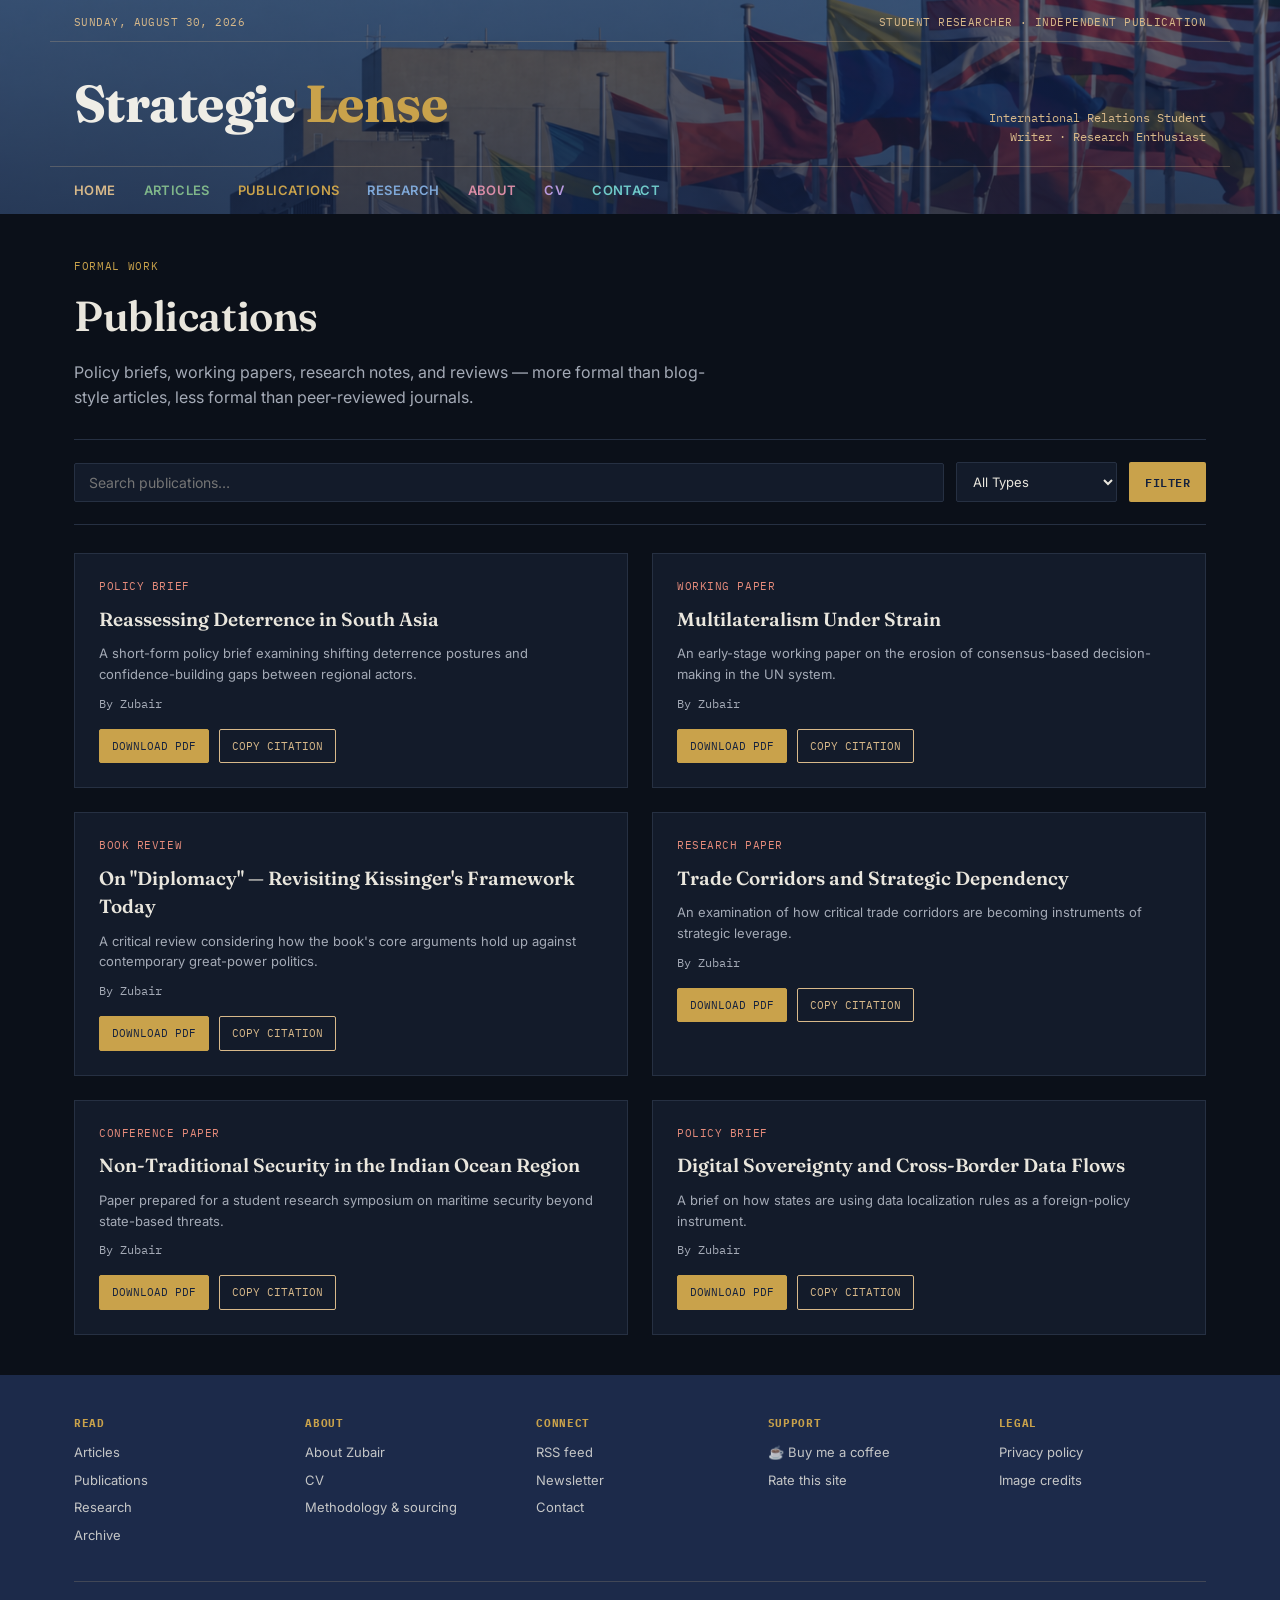
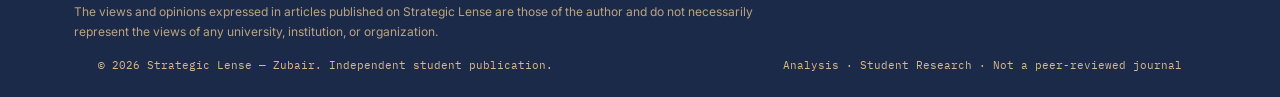
<file: publications.html>
<!DOCTYPE html>
<html lang="en"><head><title>Publications — Strategic Lense</title><meta charset="UTF-8">
<meta name="viewport" content="width=device-width, initial-scale=1.0">
<link rel="preconnect" href="https://fonts.googleapis.com">
<link href="https://fonts.googleapis.com/css2?family=Fraunces:opsz,wght@9..144,400;9..144,500;9..144,600;9..144,700&family=Inter:wght@400;500;600;700&family=IBM+Plex+Mono:wght@400;500&display=swap" rel="stylesheet">
<link rel="stylesheet" href="style.css">
</head>
<body>
<header class="masthead">
  <div class="wrap masthead-top">
    <span id="dateline">SUNDAY, AUGUST 30, 2026</span>
    <span>STUDENT RESEARCHER · INDEPENDENT PUBLICATION</span>
  </div>
  <div class="wrap masthead-main">
    <div class="brand"><a href="index.html" style="color:inherit">Strategic <span>Lense</span></a></div>
    <div class="tagline">International Relations Student<br>Writer · Research Enthusiast</div>
  </div>
  <nav class="wrap primary">
    <a href="index.html">Home</a>
    <a href="articles.html">Articles</a>
    <a href="publications.html" style="color:var(--gold);opacity:1">Publications</a>
    <a href="research.html">Research</a>
    <a href="about.html">About</a>
    <a href="cv.html">CV</a>
    <a href="contact.html">Contact</a>
  </nav>
</header>
<main class="wrap">
  <div class="page-head">
    <div class="eyebrow">Formal Work</div>
    <h1>Publications</h1>
    <p class="lead">Policy briefs, working papers, research notes, and reviews — more formal than blog-style articles, less formal than peer-reviewed journals.</p>
  </div>
  <div class="filters">
    <input type="text" placeholder="Search publications…">
    <select><option>All Types</option><option>Policy Brief</option><option>Working Paper</option><option>Research Paper</option><option>Conference Paper</option><option>Book Review</option></select>
    <button>Filter</button>
  </div>
  <div class="grid" style="grid-template-columns:repeat(2,1fr);gap:24px;padding-bottom:40px;">
      <div class="pub-card">
        <div class="pub-type">Policy Brief</div>
        <h3>Reassessing Deterrence in South Asia</h3>
        <p class="abstract">A short-form policy brief examining shifting deterrence postures and confidence-building gaps between regional actors.</p>
        <div class="byline"><span>By Zubair</span></div>
        <div class="pub-actions">
          <a class="primary" href="#">Download PDF</a>
          <a href="#">Copy citation</a>
        </div>
      </div>
      <div class="pub-card">
        <div class="pub-type">Working Paper</div>
        <h3>Multilateralism Under Strain</h3>
        <p class="abstract">An early-stage working paper on the erosion of consensus-based decision-making in the UN system.</p>
        <div class="byline"><span>By Zubair</span></div>
        <div class="pub-actions">
          <a class="primary" href="#">Download PDF</a>
          <a href="#">Copy citation</a>
        </div>
      </div>
      <div class="pub-card">
        <div class="pub-type">Book Review</div>
        <h3>On "Diplomacy" — Revisiting Kissinger's Framework Today</h3>
        <p class="abstract">A critical review considering how the book's core arguments hold up against contemporary great-power politics.</p>
        <div class="byline"><span>By Zubair</span></div>
        <div class="pub-actions">
          <a class="primary" href="#">Download PDF</a>
          <a href="#">Copy citation</a>
        </div>
      </div>
      <div class="pub-card">
        <div class="pub-type">Research Paper</div>
        <h3>Trade Corridors and Strategic Dependency</h3>
        <p class="abstract">An examination of how critical trade corridors are becoming instruments of strategic leverage.</p>
        <div class="byline"><span>By Zubair</span></div>
        <div class="pub-actions">
          <a class="primary" href="#">Download PDF</a>
          <a href="#">Copy citation</a>
        </div>
      </div>
      <div class="pub-card">
        <div class="pub-type">Conference Paper</div>
        <h3>Non-Traditional Security in the Indian Ocean Region</h3>
        <p class="abstract">Paper prepared for a student research symposium on maritime security beyond state-based threats.</p>
        <div class="byline"><span>By Zubair</span></div>
        <div class="pub-actions">
          <a class="primary" href="#">Download PDF</a>
          <a href="#">Copy citation</a>
        </div>
      </div>
      <div class="pub-card">
        <div class="pub-type">Policy Brief</div>
        <h3>Digital Sovereignty and Cross-Border Data Flows</h3>
        <p class="abstract">A brief on how states are using data localization rules as a foreign-policy instrument.</p>
        <div class="byline"><span>By Zubair</span></div>
        <div class="pub-actions">
          <a class="primary" href="#">Download PDF</a>
          <a href="#">Copy citation</a>
        </div>
      </div>
  </div>
</main>
<footer>
  <div class="wrap">
    <div class="footer-grid">
      <div>
        <h5>Read</h5>
        <a href="articles.html">Articles</a>
        <a href="publications.html">Publications</a>
        <a href="research.html">Research</a>
        <a href="articles.html">Archive</a>
      </div>
      <div>
        <h5>About</h5>
        <a href="about.html">About Zubair</a>
        <a href="cv.html">CV</a>
        <a href="about.html">Methodology &amp; sourcing</a>
      </div>
      <div>
        <h5>Connect</h5>
        <a href="#">RSS feed</a>
        <a href="contact.html">Newsletter</a>
        <a href="contact.html">Contact</a>
      </div>
      <div>
        <h5>Support</h5>
        <a href="https://www.buymeacoffee.com/Strategiclense" target="_blank" rel="noopener">☕ Buy me a coffee</a>
        <a href="https://docs.google.com/forms/d/e/1FAIpQLSflEJRAyxHs62fyDOvyomPAq-urLZXLjeEXxL2KscUQ52rAbg/viewform" target="_blank" rel="noopener">Rate this site</a>
      </div>
      <div>
        <h5>Legal</h5>
        <a href="#">Privacy policy</a>
        <a href="#">Image credits</a>
      </div>
    </div>
    <p style="font-size:12px;color:var(--gold-soft);opacity:.85;max-width:720px;margin-bottom:16px;line-height:1.6;">
      The views and opinions expressed in articles published on Strategic Lense are those of the author and do not necessarily represent the views of any university, institution, or organization.
    </p>
    <div class="wrap footer-bottom">
      <span>© 2026 Strategic Lense — Zubair. Independent student publication.</span>
      <span>Analysis · Student Research · Not a peer-reviewed journal</span>
    </div>
  </div>
</footer>
<script data-goatcounter="https://strategiclense.goatcounter.com/count" async src="//gc.zgo.at/count.js"></script>
</body></html>
</file>
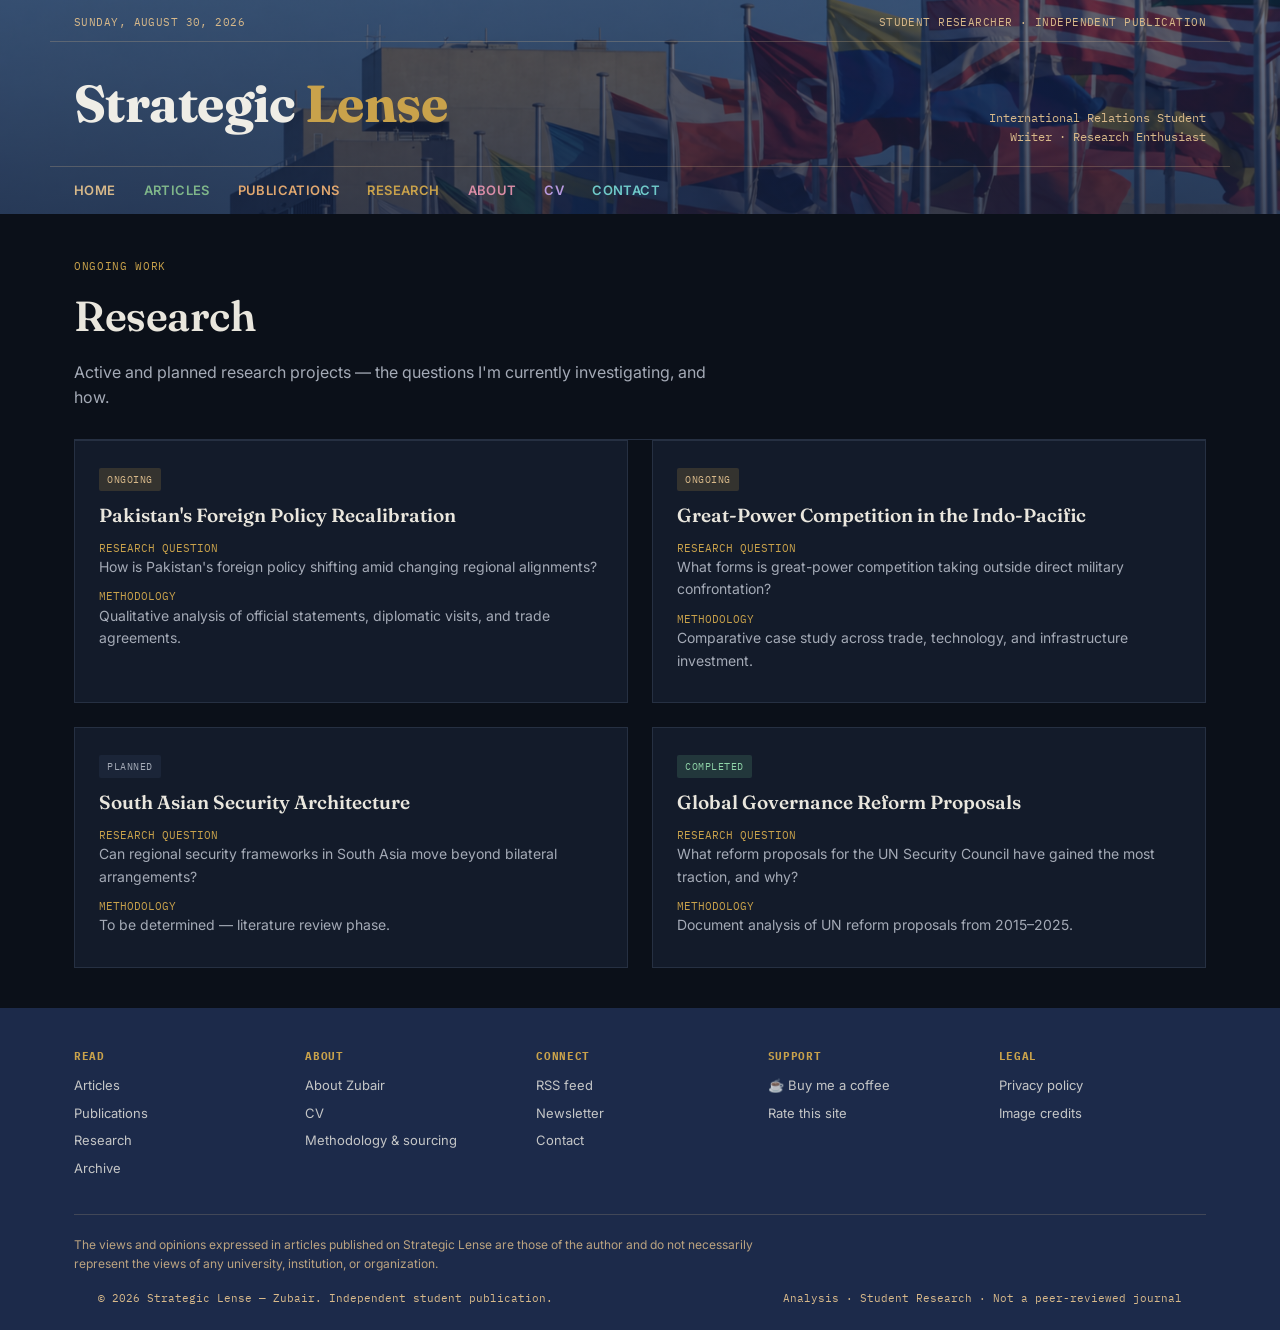
<file: research.html>
<!DOCTYPE html>
<html lang="en"><head><title>Research — Strategic Lense</title><meta charset="UTF-8">
<meta name="viewport" content="width=device-width, initial-scale=1.0">
<link rel="preconnect" href="https://fonts.googleapis.com">
<link href="https://fonts.googleapis.com/css2?family=Fraunces:opsz,wght@9..144,400;9..144,500;9..144,600;9..144,700&family=Inter:wght@400;500;600;700&family=IBM+Plex+Mono:wght@400;500&display=swap" rel="stylesheet">
<link rel="stylesheet" href="style.css">
</head>
<body>
<header class="masthead">
  <div class="wrap masthead-top">
    <span id="dateline">SUNDAY, AUGUST 30, 2026</span>
    <span>STUDENT RESEARCHER · INDEPENDENT PUBLICATION</span>
  </div>
  <div class="wrap masthead-main">
    <div class="brand"><a href="index.html" style="color:inherit">Strategic <span>Lense</span></a></div>
    <div class="tagline">International Relations Student<br>Writer · Research Enthusiast</div>
  </div>
  <nav class="wrap primary">
    <a href="index.html">Home</a>
    <a href="articles.html">Articles</a>
    <a href="publications.html">Publications</a>
    <a href="research.html" style="color:var(--gold);opacity:1">Research</a>
    <a href="about.html">About</a>
    <a href="cv.html">CV</a>
    <a href="contact.html">Contact</a>
  </nav>
</header>
<main class="wrap">
  <div class="page-head">
    <div class="eyebrow">Ongoing Work</div>
    <h1>Research</h1>
    <p class="lead">Active and planned research projects — the questions I'm currently investigating, and how.</p>
  </div>
  <div class="grid" style="grid-template-columns:repeat(2,1fr);gap:24px;padding-bottom:40px;">
      <div class="research-card">
        <span class="status-badge status-ongoing">Ongoing</span>
        <h3>Pakistan's Foreign Policy Recalibration</h3>
        <div class="field-label">Research Question</div>
        <p>How is Pakistan's foreign policy shifting amid changing regional alignments?</p>
        <div class="field-label">Methodology</div>
        <p>Qualitative analysis of official statements, diplomatic visits, and trade agreements.</p>
      </div>
      <div class="research-card">
        <span class="status-badge status-ongoing">Ongoing</span>
        <h3>Great-Power Competition in the Indo-Pacific</h3>
        <div class="field-label">Research Question</div>
        <p>What forms is great-power competition taking outside direct military confrontation?</p>
        <div class="field-label">Methodology</div>
        <p>Comparative case study across trade, technology, and infrastructure investment.</p>
      </div>
      <div class="research-card">
        <span class="status-badge status-planned">Planned</span>
        <h3>South Asian Security Architecture</h3>
        <div class="field-label">Research Question</div>
        <p>Can regional security frameworks in South Asia move beyond bilateral arrangements?</p>
        <div class="field-label">Methodology</div>
        <p>To be determined — literature review phase.</p>
      </div>
      <div class="research-card">
        <span class="status-badge status-completed">Completed</span>
        <h3>Global Governance Reform Proposals</h3>
        <div class="field-label">Research Question</div>
        <p>What reform proposals for the UN Security Council have gained the most traction, and why?</p>
        <div class="field-label">Methodology</div>
        <p>Document analysis of UN reform proposals from 2015–2025.</p>
      </div>
  </div>
</main>
<footer>
  <div class="wrap">
    <div class="footer-grid">
      <div>
        <h5>Read</h5>
        <a href="articles.html">Articles</a>
        <a href="publications.html">Publications</a>
        <a href="research.html">Research</a>
        <a href="articles.html">Archive</a>
      </div>
      <div>
        <h5>About</h5>
        <a href="about.html">About Zubair</a>
        <a href="cv.html">CV</a>
        <a href="about.html">Methodology &amp; sourcing</a>
      </div>
      <div>
        <h5>Connect</h5>
        <a href="#">RSS feed</a>
        <a href="contact.html">Newsletter</a>
        <a href="contact.html">Contact</a>
      </div>
      <div>
        <h5>Support</h5>
        <a href="https://www.buymeacoffee.com/Strategiclense" target="_blank" rel="noopener">☕ Buy me a coffee</a>
        <a href="https://docs.google.com/forms/d/e/1FAIpQLSflEJRAyxHs62fyDOvyomPAq-urLZXLjeEXxL2KscUQ52rAbg/viewform" target="_blank" rel="noopener">Rate this site</a>
      </div>
      <div>
        <h5>Legal</h5>
        <a href="#">Privacy policy</a>
        <a href="#">Image credits</a>
      </div>
    </div>
    <p style="font-size:12px;color:var(--gold-soft);opacity:.85;max-width:720px;margin-bottom:16px;line-height:1.6;">
      The views and opinions expressed in articles published on Strategic Lense are those of the author and do not necessarily represent the views of any university, institution, or organization.
    </p>
    <div class="wrap footer-bottom">
      <span>© 2026 Strategic Lense — Zubair. Independent student publication.</span>
      <span>Analysis · Student Research · Not a peer-reviewed journal</span>
    </div>
  </div>
</footer>
<script data-goatcounter="https://strategiclense.goatcounter.com/count" async src="//gc.zgo.at/count.js"></script>
</body></html>
</file>
<file: style.css>
:root{
    --ink:#14213D;
    --ink-2:#1C2A4A;
    --paper:#EFEDE6;
    --paper-2:#E4E0D4;
    --text:#1C1F26;
    --text-soft:#5B5F6B;
    --gold:#B8894B;
    --gold-soft:#D8B98A;
    --red:#9B2C2C;
    --line:#D3CFC2;
  }
  *{margin:0;padding:0;box-sizing:border-box;}
  body{
    background:var(--paper);
    color:var(--text);
    font-family:'Inter',sans-serif;
    line-height:1.5;
  }
  a{color:inherit;text-decoration:none;}
  .wrap{max-width:1180px;margin:0 auto;padding:0 24px;}

  /* Masthead */
  header.masthead{
    background:var(--ink);
    color:var(--paper);
    padding:14px 0 0;
  }
  .masthead-top{
    display:flex;justify-content:space-between;align-items:center;
    padding-bottom:10px;
    font-family:'IBM Plex Mono',monospace;
    font-size:11px;
    letter-spacing:.04em;
    color:var(--gold-soft);
    border-bottom:1px solid rgba(216,185,138,.25);
  }
  .masthead-main{
    display:flex;justify-content:space-between;align-items:baseline;
    padding:22px 0 20px;
  }
  .brand{
    font-family:'Fraunces',serif;
    font-weight:700;
    font-size:clamp(32px,5vw,52px);
    letter-spacing:-0.01em;
  }
  .brand span{color:var(--gold);}
  .tagline{
    font-family:'IBM Plex Mono',monospace;
    font-size:12px;
    color:var(--gold-soft);
    text-align:right;
    line-height:1.6;
  }
  nav.primary{
    display:flex;gap:28px;
    padding:14px 0;
    border-top:1px solid rgba(216,185,138,.25);
    font-size:13px;
    font-weight:500;
    letter-spacing:.03em;
    text-transform:uppercase;
    overflow-x:auto;
  }
  nav.primary a{white-space:nowrap;opacity:.85;transition:opacity .15s;}
  nav.primary a:hover{opacity:1;color:var(--gold);}

  /* Dispatch ticker */
  .ticker-band{
    background:var(--ink-2);
    color:var(--paper);
    overflow:hidden;
    white-space:nowrap;
    border-top:1px solid rgba(216,185,138,.2);
    border-bottom:2px solid var(--gold);
  }
  .ticker-inner{
    display:inline-block;
    padding:9px 0;
    font-family:'IBM Plex Mono',monospace;
    font-size:12px;
    animation:scroll 38s linear infinite;
  }
  .ticker-inner span.loc{color:var(--gold);font-weight:600;}
  .ticker-item{margin-right:48px;}
  @keyframes scroll{
    0%{transform:translateX(0);}
    100%{transform:translateX(-50%);}
  }

  /* Hero */
  .hero{
    padding:48px 0 40px;
    border-bottom:1px solid var(--line);
    display:grid;
    grid-template-columns:1.4fr 1fr;
    gap:48px;
  }
  .region-tag{
    display:inline-flex;align-items:center;gap:6px;
    font-family:'IBM Plex Mono',monospace;
    font-size:11px;font-weight:500;
    letter-spacing:.06em;text-transform:uppercase;
    color:var(--red);
    margin-bottom:14px;
  }
  .region-tag::before{content:"";width:6px;height:6px;background:var(--red);border-radius:50%;display:inline-block;}
  .hero h1{
    font-family:'Fraunces',serif;
    font-size:clamp(30px,4vw,46px);
    font-weight:600;
    line-height:1.08;
    letter-spacing:-0.01em;
    margin-bottom:16px;
  }
  .hero .dek{
    font-size:17px;
    color:var(--text-soft);
    line-height:1.6;
    margin-bottom:20px;
  }
  .byline{
    font-family:'IBM Plex Mono',monospace;
    font-size:12px;
    color:var(--text-soft);
    display:flex;gap:14px;align-items:center;
  }
  .byline .dot{width:3px;height:3px;background:var(--text-soft);border-radius:50%;}
  .hero-secondary{display:flex;flex-direction:column;gap:0;}
  .hero-secondary .article-mini{
    padding:18px 0;
    border-bottom:1px solid var(--line);
  }
  .hero-secondary .article-mini:first-child{padding-top:0;}
  .article-mini h3{
    font-family:'Fraunces',serif;
    font-size:18px;font-weight:600;
    line-height:1.3;
    margin:8px 0 6px;
  }

  /* Section header */
  .section-head{
    display:flex;align-items:baseline;justify-content:space-between;
    padding:36px 0 18px;
    border-bottom:2px solid var(--ink);
    margin-bottom:24px;
  }
  .section-head h2{
    font-family:'Fraunces',serif;
    font-size:22px;font-weight:600;
  }
  .section-head .view-all{
    font-family:'IBM Plex Mono',monospace;
    font-size:11px;color:var(--gold);text-transform:uppercase;letter-spacing:.05em;
  }

  /* Grid */
  .grid{
    display:grid;
    grid-template-columns:repeat(3,1fr);
    gap:32px;
    padding-bottom:8px;
  }
  .card h3{
    font-family:'Fraunces',serif;
    font-size:19px;font-weight:600;line-height:1.28;
    margin:10px 0 8px;
  }
  .card p{font-size:14px;color:var(--text-soft);line-height:1.55;margin-bottom:10px;}
  .card .byline{font-size:11px;}

  section.regions{padding-bottom:20px;}

  /* Author strip */
  .author-strip{
    margin-top:50px;
    background:var(--ink);
    color:var(--paper);
    padding:36px 0;
  }
  .author-strip .wrap{display:flex;gap:24px;align-items:center;}
  .avatar{
    width:64px;height:64px;border-radius:50%;
    background:linear-gradient(135deg,var(--gold),var(--gold-soft));
    flex-shrink:0;
  }
  .author-strip h4{font-family:'Fraunces',serif;font-size:20px;margin-bottom:6px;}
  .author-strip p{font-size:13px;color:var(--gold-soft);line-height:1.6;max-width:560px;}

  footer{
    background:var(--ink-2);
    color:var(--paper);
    padding:40px 0 24px;
    margin-top:0;
  }
  .footer-grid{
    display:grid;grid-template-columns:repeat(5,1fr);gap:24px;
    padding-bottom:28px;border-bottom:1px solid rgba(216,185,138,.2);
    margin-bottom:20px;
  }
  .footer-grid h5{
    font-family:'IBM Plex Mono',monospace;
    font-size:11px;text-transform:uppercase;letter-spacing:.06em;
    color:var(--gold);margin-bottom:12px;
  }
  .footer-grid a{display:block;font-size:13px;color:var(--paper);opacity:.8;margin-bottom:8px;}
  .footer-bottom{
    display:flex;justify-content:space-between;
    font-family:'IBM Plex Mono',monospace;font-size:11px;color:var(--gold-soft);
  }

  @media(max-width:820px){
    .hero{grid-template-columns:1fr;}
    .grid{grid-template-columns:1fr;}
    .footer-grid{grid-template-columns:1fr 1fr;}
    .masthead-main{flex-direction:column;align-items:flex-start;gap:8px;}
    .tagline{text-align:left;}
  }

/* ---- Shared page header (non-home pages) ---- */
.page-head{padding:44px 0 28px;border-bottom:1px solid var(--line);}
.page-head .eyebrow{
  font-family:'IBM Plex Mono',monospace;font-size:11px;color:var(--gold);
  text-transform:uppercase;letter-spacing:.06em;margin-bottom:10px;
}
.page-head h1{
  font-family:'Fraunces',serif;font-size:clamp(28px,4vw,42px);font-weight:600;
  letter-spacing:-0.01em;margin-bottom:12px;
}
.page-head p.lead{font-size:16px;color:var(--text-soft);max-width:640px;line-height:1.6;}

/* ---- Filters bar ---- */
.filters{
  display:flex;gap:12px;flex-wrap:wrap;align-items:center;
  padding:22px 0;border-bottom:1px solid var(--line);margin-bottom:28px;
}
.filters input[type="text"]{
  flex:1;min-width:180px;padding:10px 14px;border:1px solid var(--line);
  background:#fff;font-family:'Inter',sans-serif;font-size:14px;border-radius:2px;
}
.filters select{
  padding:10px 12px;border:1px solid var(--line);background:#fff;
  font-family:'Inter',sans-serif;font-size:13px;border-radius:2px;color:var(--text);
}
.filters button{
  padding:10px 16px;background:var(--ink);color:var(--paper);border:none;
  font-family:'IBM Plex Mono',monospace;font-size:12px;text-transform:uppercase;
  letter-spacing:.04em;cursor:pointer;border-radius:2px;
}

/* ---- List rows (articles index) ---- */
.article-row{
  display:grid;grid-template-columns:100px 1fr;gap:20px;
  padding:22px 0;border-bottom:1px solid var(--line);
}
.article-row .date-col{
  font-family:'IBM Plex Mono',monospace;font-size:12px;color:var(--text-soft);padding-top:4px;
}
.article-row h3{font-family:'Fraunces',serif;font-size:20px;font-weight:600;margin:6px 0 8px;line-height:1.3;}
.article-row p{font-size:14px;color:var(--text-soft);margin-bottom:8px;}
.pagination{display:flex;gap:10px;justify-content:center;padding:32px 0;font-family:'IBM Plex Mono',monospace;font-size:13px;}
.pagination a{padding:6px 12px;border:1px solid var(--line);border-radius:2px;}
.pagination a.active{background:var(--ink);color:var(--paper);border-color:var(--ink);}

/* ---- Article body (single article page) ---- */
.article-page{padding:44px 0 60px;}
.article-meta-top{max-width:760px;margin:0 auto 32px;}
.article-meta-top .region-tag{margin-bottom:14px;}
.article-meta-top h1{font-family:'Fraunces',serif;font-size:clamp(30px,4.5vw,46px);font-weight:600;line-height:1.12;margin-bottom:14px;}
.article-meta-top .dek{font-size:18px;color:var(--text-soft);line-height:1.6;margin-bottom:18px;}
.article-body{max-width:680px;margin:0 auto;font-size:17px;line-height:1.75;}
.article-body h2{font-family:'Fraunces',serif;font-size:26px;font-weight:600;margin:36px 0 14px;}
.article-body h3{font-family:'Fraunces',serif;font-size:20px;font-weight:600;margin:28px 0 12px;}
.article-body p{margin-bottom:20px;color:var(--text);}
.article-body blockquote{
  border-left:3px solid var(--gold);padding:4px 0 4px 20px;margin:28px 0;
  font-family:'Fraunces',serif;font-style:italic;font-size:19px;color:var(--ink);
}
.article-body ul,.article-body ol{margin:0 0 20px 22px;}
.article-body li{margin-bottom:8px;}
.article-body .caption{font-size:13px;color:var(--text-soft);font-family:'IBM Plex Mono',monospace;margin-top:-10px;margin-bottom:20px;}
.sources-box{max-width:680px;margin:44px auto 0;padding:24px;background:var(--paper-2);border-radius:2px;}
.sources-box h4{font-family:'IBM Plex Mono',monospace;font-size:12px;text-transform:uppercase;letter-spacing:.05em;color:var(--text-soft);margin-bottom:12px;}
.sources-box ol{margin-left:18px;font-size:13px;color:var(--text-soft);line-height:1.8;}
.share-row{max-width:680px;margin:28px auto 0;display:flex;gap:10px;align-items:center;font-family:'IBM Plex Mono',monospace;font-size:12px;}
.share-row a{padding:7px 12px;border:1px solid var(--line);border-radius:2px;color:var(--text-soft);}
.citation-box{
  max-width:680px;margin:24px auto 0;padding:16px 20px;border:1px dashed var(--gold);
  font-family:'IBM Plex Mono',monospace;font-size:12px;color:var(--text-soft);display:flex;justify-content:space-between;gap:12px;align-items:center;
}
.citation-box button{background:none;border:1px solid var(--gold);color:var(--gold);padding:6px 10px;border-radius:2px;font-family:inherit;cursor:pointer;font-size:11px;}

/* ---- Publications ---- */
.pub-card{
  border:1px solid var(--line);padding:24px;background:#fff;
  display:flex;flex-direction:column;gap:10px;
}
.pub-type{font-family:'IBM Plex Mono',monospace;font-size:11px;color:var(--red);text-transform:uppercase;letter-spacing:.05em;}
.pub-card h3{font-family:'Fraunces',serif;font-size:19px;font-weight:600;}
.pub-card .abstract{font-size:13px;color:var(--text-soft);line-height:1.6;}
.pub-actions{display:flex;gap:10px;margin-top:6px;}
.pub-actions a{
  font-family:'IBM Plex Mono',monospace;font-size:11px;text-transform:uppercase;
  padding:8px 12px;border:1px solid var(--ink);color:var(--ink);border-radius:2px;
}
.pub-actions a.primary{background:var(--ink);color:var(--paper);}

/* ---- Research ---- */
.research-card{border:1px solid var(--line);padding:24px;background:#fff;}
.status-badge{
  display:inline-block;font-family:'IBM Plex Mono',monospace;font-size:10px;
  text-transform:uppercase;letter-spacing:.05em;padding:4px 8px;border-radius:2px;margin-bottom:10px;
}
.status-ongoing{background:#E7D9C2;color:#7A5A20;}
.status-completed{background:#D6E3D6;color:#2F5B2F;}
.status-planned{background:#E4E0D4;color:var(--text-soft);}
.research-card h3{font-family:'Fraunces',serif;font-size:19px;font-weight:600;margin-bottom:8px;}
.research-card p{font-size:14px;color:var(--text-soft);line-height:1.6;margin-bottom:6px;}
.research-card .field-label{font-family:'IBM Plex Mono',monospace;font-size:11px;color:var(--gold);text-transform:uppercase;margin-top:10px;}

/* ---- About / Timeline / Skills ---- */
.about-grid{display:grid;grid-template-columns:1fr 1fr;gap:40px;padding:36px 0;}
.timeline{border-left:2px solid var(--line);padding-left:22px;margin-top:16px;}
.timeline-item{margin-bottom:22px;position:relative;}
.timeline-item::before{content:"";position:absolute;left:-28px;top:4px;width:9px;height:9px;border-radius:50%;background:var(--gold);}
.timeline-item .t-date{font-family:'IBM Plex Mono',monospace;font-size:11px;color:var(--text-soft);}
.timeline-item h4{font-family:'Fraunces',serif;font-size:16px;margin:4px 0;}
.skills-list{display:flex;flex-wrap:wrap;gap:8px;margin-top:14px;}
.skill-pill{
  font-family:'IBM Plex Mono',monospace;font-size:11px;padding:6px 12px;
  border:1px solid var(--line);border-radius:2px;color:var(--text-soft);
}
.placeholder-note{
  font-size:12px;color:var(--text-soft);font-style:italic;
  border-left:2px solid var(--gold);padding-left:10px;margin-top:14px;
}

/* ---- CV ---- */
.cv-section{padding:26px 0;border-bottom:1px solid var(--line);}
.cv-section h3{font-family:'Fraunces',serif;font-size:18px;margin-bottom:14px;}
.cv-entry{margin-bottom:14px;}
.cv-entry .cv-title{font-weight:600;font-size:14px;}
.cv-entry .cv-meta{font-family:'IBM Plex Mono',monospace;font-size:11px;color:var(--text-soft);}
.download-btn{
  display:inline-block;margin-top:20px;padding:12px 22px;background:var(--gold);
  color:var(--ink);font-family:'IBM Plex Mono',monospace;font-size:12px;
  text-transform:uppercase;letter-spacing:.05em;border-radius:2px;font-weight:600;
}

/* ---- Contact ---- */
.contact-grid{display:grid;grid-template-columns:1fr 1fr;gap:48px;padding:36px 0;}
.contact-form label{display:block;font-family:'IBM Plex Mono',monospace;font-size:11px;text-transform:uppercase;color:var(--text-soft);margin:14px 0 6px;}
.contact-form input,.contact-form textarea{
  width:100%;padding:11px 14px;border:1px solid var(--line);background:#fff;
  font-family:'Inter',sans-serif;font-size:14px;border-radius:2px;
}
.contact-form textarea{min-height:120px;resize:vertical;}
.contact-form button{
  margin-top:20px;padding:12px 24px;background:var(--ink);color:var(--paper);
  border:none;font-family:'IBM Plex Mono',monospace;font-size:12px;
  text-transform:uppercase;letter-spacing:.05em;cursor:pointer;border-radius:2px;
}
.contact-links a{
  display:flex;justify-content:space-between;padding:12px 0;border-bottom:1px solid var(--line);
  font-size:14px;
}
.newsletter-box{background:var(--ink);color:var(--paper);padding:28px;margin-top:24px;}
.newsletter-box h4{font-family:'Fraunces',serif;font-size:18px;margin-bottom:8px;}
.newsletter-box p{font-size:13px;color:var(--gold-soft);margin-bottom:14px;}
.newsletter-box form{display:flex;gap:8px;flex-wrap:wrap;}
.newsletter-box input{flex:1;padding:10px 12px;border:none;border-radius:2px;min-width:160px;}
.newsletter-box button{padding:10px 16px;background:var(--gold);border:none;border-radius:2px;font-weight:600;cursor:pointer;}

@media(max-width:820px){
  .about-grid,.contact-grid{grid-template-columns:1fr;}
  .article-row{grid-template-columns:1fr;}
}


/* ---- Homepage masthead background: your photo (flags) ---- */
header.masthead{
  position:relative;
  background-image:
    linear-gradient(180deg, rgba(20,33,61,0.62) 0%, rgba(20,33,61,0.80) 100%),
    url("herobgjpg.png");
  background-size:cover;
  background-position:center 40%;
  background-repeat:no-repeat;
}
.hero{
  position:relative;
  background-image:
    linear-gradient(180deg, rgba(11,16,25,0.93) 0%, rgba(11,16,25,0.96) 60%, #0B1019 100%),
    url("data:image/svg+xml,%3Csvg%20xmlns%3D%22http%3A//www.w3.org/2000/svg%22%20viewBox%3D%220%200%201400%20700%22%3E%3Cline%20x1%3D%22453.4%22%20y1%3D%22105.6%22%20x2%3D%22389.8%22%20y2%3D%22290.7%22%20stroke%3D%22%23B8894B%22%20stroke-width%3D%221%22%20stroke-opacity%3D%220.35%22/%3E%3Cline%20x1%3D%22453.4%22%20y1%3D%22105.6%22%20x2%3D%22634.5%22%20y2%3D%22209.8%22%20stroke%3D%22%23B8894B%22%20stroke-width%3D%221%22%20stroke-opacity%3D%220.35%22/%3E%3Cline%20x1%3D%22911.3%22%20y1%3D%2250.7%22%20x2%3D%22766.8%22%20y2%3D%2244.0%22%20stroke%3D%22%23B8894B%22%20stroke-width%3D%221%22%20stroke-opacity%3D%220.35%22/%3E%3Cline%20x1%3D%22911.3%22%20y1%3D%2250.7%22%20x2%3D%22824.8%22%20y2%3D%22183.9%22%20stroke%3D%22%23B8894B%22%20stroke-width%3D%221%22%20stroke-opacity%3D%220.35%22/%3E%3Cline%20x1%3D%22750.2%22%20y1%3D%22256.0%22%20x2%3D%22807.9%22%20y2%3D%22277.7%22%20stroke%3D%22%23B8894B%22%20stroke-width%3D%221%22%20stroke-opacity%3D%220.35%22/%3E%3Cline%20x1%3D%22750.2%22%20y1%3D%22256.0%22%20x2%3D%22811.9%22%20y2%3D%22319.3%22%20stroke%3D%22%23B8894B%22%20stroke-width%3D%221%22%20stroke-opacity%3D%220.35%22/%3E%3Cline%20x1%3D%2281.2%22%20y1%3D%22355.2%22%20x2%3D%22112.8%22%20y2%3D%22314.4%22%20stroke%3D%22%23B8894B%22%20stroke-width%3D%221%22%20stroke-opacity%3D%220.35%22/%3E%3Cline%20x1%3D%2281.2%22%20y1%3D%22355.2%22%20x2%3D%2231.6%22%20y2%3D%22323.2%22%20stroke%3D%22%23B8894B%22%20stroke-width%3D%221%22%20stroke-opacity%3D%220.35%22/%3E%3Cline%20x1%3D%2252.5%22%20y1%3D%22303.6%22%20x2%3D%2231.6%22%20y2%3D%22323.2%22%20stroke%3D%22%23B8894B%22%20stroke-width%3D%221%22%20stroke-opacity%3D%220.35%22/%3E%3Cline%20x1%3D%2252.5%22%20y1%3D%22303.6%22%20x2%3D%225.7%22%20y2%3D%22293.3%22%20stroke%3D%22%23B8894B%22%20stroke-width%3D%221%22%20stroke-opacity%3D%220.35%22/%3E%3Cline%20x1%3D%2297.8%22%20y1%3D%2263.5%22%20x2%3D%2283.4%22%20y2%3D%22144.2%22%20stroke%3D%22%23B8894B%22%20stroke-width%3D%221%22%20stroke-opacity%3D%220.35%22/%3E%3Cline%20x1%3D%2297.8%22%20y1%3D%2263.5%22%20x2%3D%22202.0%22%20y2%3D%2282.5%22%20stroke%3D%22%23B8894B%22%20stroke-width%3D%221%22%20stroke-opacity%3D%220.35%22/%3E%3Cline%20x1%3D%22594.3%22%20y1%3D%22578.8%22%20x2%3D%22585.4%22%20y2%3D%22530.0%22%20stroke%3D%22%23B8894B%22%20stroke-width%3D%221%22%20stroke-opacity%3D%220.35%22/%3E%3Cline%20x1%3D%22594.3%22%20y1%3D%22578.8%22%20x2%3D%22547.3%22%20y2%3D%22610.0%22%20stroke%3D%22%23B8894B%22%20stroke-width%3D%221%22%20stroke-opacity%3D%220.35%22/%3E%3Cline%20x1%3D%22173.3%22%20y1%3D%22156.3%22%20x2%3D%22181.1%22%20y2%3D%22173.3%22%20stroke%3D%22%23B8894B%22%20stroke-width%3D%221%22%20stroke-opacity%3D%220.35%22/%3E%3Cline%20x1%3D%22173.3%22%20y1%3D%22156.3%22%20x2%3D%22246.7%22%20y2%3D%22162.4%22%20stroke%3D%22%23B8894B%22%20stroke-width%3D%221%22%20stroke-opacity%3D%220.35%22/%3E%3Cline%20x1%3D%22878.4%22%20y1%3D%22663.4%22%20x2%3D%22906.0%22%20y2%3D%22695.2%22%20stroke%3D%22%23B8894B%22%20stroke-width%3D%221%22%20stroke-opacity%3D%220.35%22/%3E%3Cline%20x1%3D%22878.4%22%20y1%3D%22663.4%22%20x2%3D%22769.2%22%20y2%3D%22618.4%22%20stroke%3D%22%23B8894B%22%20stroke-width%3D%221%22%20stroke-opacity%3D%220.35%22/%3E%3Cline%20x1%3D%22807.9%22%20y1%3D%22277.7%22%20x2%3D%22811.9%22%20y2%3D%22319.3%22%20stroke%3D%22%23B8894B%22%20stroke-width%3D%221%22%20stroke-opacity%3D%220.35%22/%3E%3Cline%20x1%3D%22807.9%22%20y1%3D%22277.7%22%20x2%3D%22750.2%22%20y2%3D%22256.0%22%20stroke%3D%22%23B8894B%22%20stroke-width%3D%221%22%20stroke-opacity%3D%220.35%22/%3E%3Cline%20x1%3D%221366.8%22%20y1%3D%2232.6%22%20x2%3D%221372.2%22%20y2%3D%2282.6%22%20stroke%3D%22%23B8894B%22%20stroke-width%3D%221%22%20stroke-opacity%3D%220.35%22/%3E%3Cline%20x1%3D%221366.8%22%20y1%3D%2232.6%22%20x2%3D%221340.8%22%20y2%3D%22105.6%22%20stroke%3D%22%23B8894B%22%20stroke-width%3D%221%22%20stroke-opacity%3D%220.35%22/%3E%3Cline%20x1%3D%221201.9%22%20y1%3D%22202.7%22%20x2%3D%221225.7%22%20y2%3D%22219.6%22%20stroke%3D%22%23B8894B%22%20stroke-width%3D%221%22%20stroke-opacity%3D%220.35%22/%3E%3Cline%20x1%3D%221201.9%22%20y1%3D%22202.7%22%20x2%3D%221150.7%22%20y2%3D%22199.2%22%20stroke%3D%22%23B8894B%22%20stroke-width%3D%221%22%20stroke-opacity%3D%220.35%22/%3E%3Cline%20x1%3D%22202.0%22%20y1%3D%2282.5%22%20x2%3D%22235.3%22%20y2%3D%2282.0%22%20stroke%3D%22%23B8894B%22%20stroke-width%3D%221%22%20stroke-opacity%3D%220.35%22/%3E%3Cline%20x1%3D%22202.0%22%20y1%3D%2282.5%22%20x2%3D%22173.3%22%20y2%3D%22156.3%22%20stroke%3D%22%23B8894B%22%20stroke-width%3D%221%22%20stroke-opacity%3D%220.35%22/%3E%3Cline%20x1%3D%22431.9%22%20y1%3D%22571.3%22%20x2%3D%22502.3%22%20y2%3D%22618.9%22%20stroke%3D%22%23B8894B%22%20stroke-width%3D%221%22%20stroke-opacity%3D%220.35%22/%3E%3Cline%20x1%3D%22431.9%22%20y1%3D%22571.3%22%20x2%3D%22547.3%22%20y2%3D%22610.0%22%20stroke%3D%22%23B8894B%22%20stroke-width%3D%221%22%20stroke-opacity%3D%220.35%22/%3E%3Cline%20x1%3D%22253.0%22%20y1%3D%22407.1%22%20x2%3D%22212.8%22%20y2%3D%22342.3%22%20stroke%3D%22%23B8894B%22%20stroke-width%3D%221%22%20stroke-opacity%3D%220.35%22/%3E%3Cline%20x1%3D%22253.0%22%20y1%3D%22407.1%22%20x2%3D%22341.7%22%20y2%3D%22402.1%22%20stroke%3D%22%23B8894B%22%20stroke-width%3D%221%22%20stroke-opacity%3D%220.35%22/%3E%3Cline%20x1%3D%22894.5%22%20y1%3D%22260.7%22%20x2%3D%22952.6%22%20y2%3D%22299.3%22%20stroke%3D%22%23B8894B%22%20stroke-width%3D%221%22%20stroke-opacity%3D%220.35%22/%3E%3Cline%20x1%3D%22894.5%22%20y1%3D%22260.7%22%20x2%3D%22807.9%22%20y2%3D%22277.7%22%20stroke%3D%22%23B8894B%22%20stroke-width%3D%221%22%20stroke-opacity%3D%220.35%22/%3E%3Cline%20x1%3D%22766.8%22%20y1%3D%2244.0%22%20x2%3D%22911.3%22%20y2%3D%2250.7%22%20stroke%3D%22%23B8894B%22%20stroke-width%3D%221%22%20stroke-opacity%3D%220.35%22/%3E%3Cline%20x1%3D%22766.8%22%20y1%3D%2244.0%22%20x2%3D%22824.8%22%20y2%3D%22183.9%22%20stroke%3D%22%23B8894B%22%20stroke-width%3D%221%22%20stroke-opacity%3D%220.35%22/%3E%3Cline%20x1%3D%2283.4%22%20y1%3D%22144.2%22%20x2%3D%2297.8%22%20y2%3D%2263.5%22%20stroke%3D%22%23B8894B%22%20stroke-width%3D%221%22%20stroke-opacity%3D%220.35%22/%3E%3Cline%20x1%3D%2283.4%22%20y1%3D%22144.2%22%20x2%3D%22173.3%22%20y2%3D%22156.3%22%20stroke%3D%22%23B8894B%22%20stroke-width%3D%221%22%20stroke-opacity%3D%220.35%22/%3E%3Cline%20x1%3D%22952.6%22%20y1%3D%22299.3%22%20x2%3D%22894.5%22%20y2%3D%22260.7%22%20stroke%3D%22%23B8894B%22%20stroke-width%3D%221%22%20stroke-opacity%3D%220.35%22/%3E%3Cline%20x1%3D%22952.6%22%20y1%3D%22299.3%22%20x2%3D%22973.4%22%20y2%3D%22416.1%22%20stroke%3D%22%23B8894B%22%20stroke-width%3D%221%22%20stroke-opacity%3D%220.35%22/%3E%3Cline%20x1%3D%22439.8%22%20y1%3D%22409.9%22%20x2%3D%22517.0%22%20y2%3D%22396.4%22%20stroke%3D%22%23B8894B%22%20stroke-width%3D%221%22%20stroke-opacity%3D%220.35%22/%3E%3Cline%20x1%3D%22439.8%22%20y1%3D%22409.9%22%20x2%3D%22341.7%22%20y2%3D%22402.1%22%20stroke%3D%22%23B8894B%22%20stroke-width%3D%221%22%20stroke-opacity%3D%220.35%22/%3E%3Cline%20x1%3D%22634.5%22%20y1%3D%22209.8%22%20x2%3D%22750.2%22%20y2%3D%22256.0%22%20stroke%3D%22%23B8894B%22%20stroke-width%3D%221%22%20stroke-opacity%3D%220.35%22/%3E%3Cline%20x1%3D%22634.5%22%20y1%3D%22209.8%22%20x2%3D%22807.9%22%20y2%3D%22277.7%22%20stroke%3D%22%23B8894B%22%20stroke-width%3D%221%22%20stroke-opacity%3D%220.35%22/%3E%3Cline%20x1%3D%221112.1%22%20y1%3D%22489.3%22%20x2%3D%221070.4%22%20y2%3D%22401.1%22%20stroke%3D%22%23B8894B%22%20stroke-width%3D%221%22%20stroke-opacity%3D%220.35%22/%3E%3Cline%20x1%3D%221112.1%22%20y1%3D%22489.3%22%20x2%3D%221147.0%22%20y2%3D%22604.8%22%20stroke%3D%22%23B8894B%22%20stroke-width%3D%221%22%20stroke-opacity%3D%220.35%22/%3E%3Cline%20x1%3D%22341.7%22%20y1%3D%22402.1%22%20x2%3D%22326.7%22%20y2%3D%22339.5%22%20stroke%3D%22%23B8894B%22%20stroke-width%3D%221%22%20stroke-opacity%3D%220.35%22/%3E%3Cline%20x1%3D%22341.7%22%20y1%3D%22402.1%22%20x2%3D%22253.0%22%20y2%3D%22407.1%22%20stroke%3D%22%23B8894B%22%20stroke-width%3D%221%22%20stroke-opacity%3D%220.35%22/%3E%3Cline%20x1%3D%22735.3%22%20y1%3D%22612.6%22%20x2%3D%22769.2%22%20y2%3D%22618.4%22%20stroke%3D%22%23B8894B%22%20stroke-width%3D%221%22%20stroke-opacity%3D%220.35%22/%3E%3Cline%20x1%3D%22735.3%22%20y1%3D%22612.6%22%20x2%3D%22594.3%22%20y2%3D%22578.8%22%20stroke%3D%22%23B8894B%22%20stroke-width%3D%221%22%20stroke-opacity%3D%220.35%22/%3E%3Cline%20x1%3D%221021.2%22%20y1%3D%22201.6%22%20x2%3D%22952.6%22%20y2%3D%22299.3%22%20stroke%3D%22%23B8894B%22%20stroke-width%3D%221%22%20stroke-opacity%3D%220.35%22/%3E%3Cline%20x1%3D%221021.2%22%20y1%3D%22201.6%22%20x2%3D%221150.7%22%20y2%3D%22199.2%22%20stroke%3D%22%23B8894B%22%20stroke-width%3D%221%22%20stroke-opacity%3D%220.35%22/%3E%3Cline%20x1%3D%221372.2%22%20y1%3D%2282.6%22%20x2%3D%221340.8%22%20y2%3D%22105.6%22%20stroke%3D%22%23B8894B%22%20stroke-width%3D%221%22%20stroke-opacity%3D%220.35%22/%3E%3Cline%20x1%3D%221372.2%22%20y1%3D%2282.6%22%20x2%3D%221366.8%22%20y2%3D%2232.6%22%20stroke%3D%22%23B8894B%22%20stroke-width%3D%221%22%20stroke-opacity%3D%220.35%22/%3E%3Cline%20x1%3D%22585.4%22%20y1%3D%22530.0%22%20x2%3D%22594.3%22%20y2%3D%22578.8%22%20stroke%3D%22%23B8894B%22%20stroke-width%3D%221%22%20stroke-opacity%3D%220.35%22/%3E%3Cline%20x1%3D%22585.4%22%20y1%3D%22530.0%22%20x2%3D%22540.1%22%20y2%3D%22468.1%22%20stroke%3D%22%23B8894B%22%20stroke-width%3D%221%22%20stroke-opacity%3D%220.35%22/%3E%3Cline%20x1%3D%22212.8%22%20y1%3D%22342.3%22%20x2%3D%22253.0%22%20y2%3D%22407.1%22%20stroke%3D%22%23B8894B%22%20stroke-width%3D%221%22%20stroke-opacity%3D%220.35%22/%3E%3Cline%20x1%3D%22212.8%22%20y1%3D%22342.3%22%20x2%3D%22112.8%22%20y2%3D%22314.4%22%20stroke%3D%22%23B8894B%22%20stroke-width%3D%221%22%20stroke-opacity%3D%220.35%22/%3E%3Cline%20x1%3D%2254.9%22%20y1%3D%22467.8%22%20x2%3D%2284.9%22%20y2%3D%22491.0%22%20stroke%3D%22%23B8894B%22%20stroke-width%3D%221%22%20stroke-opacity%3D%220.35%22/%3E%3Cline%20x1%3D%2254.9%22%20y1%3D%22467.8%22%20x2%3D%2282.5%22%20y2%3D%22537.8%22%20stroke%3D%22%23B8894B%22%20stroke-width%3D%221%22%20stroke-opacity%3D%220.35%22/%3E%3Cline%20x1%3D%221070.4%22%20y1%3D%22401.1%22%20x2%3D%221112.1%22%20y2%3D%22489.3%22%20stroke%3D%22%23B8894B%22%20stroke-width%3D%221%22%20stroke-opacity%3D%220.35%22/%3E%3Cline%20x1%3D%221070.4%22%20y1%3D%22401.1%22%20x2%3D%22973.4%22%20y2%3D%22416.1%22%20stroke%3D%22%23B8894B%22%20stroke-width%3D%221%22%20stroke-opacity%3D%220.35%22/%3E%3Cline%20x1%3D%221225.7%22%20y1%3D%22219.6%22%20x2%3D%221201.9%22%20y2%3D%22202.7%22%20stroke%3D%22%23B8894B%22%20stroke-width%3D%221%22%20stroke-opacity%3D%220.35%22/%3E%3Cline%20x1%3D%221225.7%22%20y1%3D%22219.6%22%20x2%3D%221150.7%22%20y2%3D%22199.2%22%20stroke%3D%22%23B8894B%22%20stroke-width%3D%221%22%20stroke-opacity%3D%220.35%22/%3E%3Cline%20x1%3D%22973.4%22%20y1%3D%22416.1%22%20x2%3D%221070.4%22%20y2%3D%22401.1%22%20stroke%3D%22%23B8894B%22%20stroke-width%3D%221%22%20stroke-opacity%3D%220.35%22/%3E%3Cline%20x1%3D%22973.4%22%20y1%3D%22416.1%22%20x2%3D%22952.6%22%20y2%3D%22299.3%22%20stroke%3D%22%23B8894B%22%20stroke-width%3D%221%22%20stroke-opacity%3D%220.35%22/%3E%3Cline%20x1%3D%22811.9%22%20y1%3D%22319.3%22%20x2%3D%22807.9%22%20y2%3D%22277.7%22%20stroke%3D%22%23B8894B%22%20stroke-width%3D%221%22%20stroke-opacity%3D%220.35%22/%3E%3Cline%20x1%3D%22811.9%22%20y1%3D%22319.3%22%20x2%3D%22750.2%22%20y2%3D%22256.0%22%20stroke%3D%22%23B8894B%22%20stroke-width%3D%221%22%20stroke-opacity%3D%220.35%22/%3E%3Cline%20x1%3D%221176.0%22%20y1%3D%22661.3%22%20x2%3D%221147.0%22%20y2%3D%22604.8%22%20stroke%3D%22%23B8894B%22%20stroke-width%3D%221%22%20stroke-opacity%3D%220.35%22/%3E%3Cline%20x1%3D%221176.0%22%20y1%3D%22661.3%22%20x2%3D%221112.1%22%20y2%3D%22489.3%22%20stroke%3D%22%23B8894B%22%20stroke-width%3D%221%22%20stroke-opacity%3D%220.35%22/%3E%3Cline%20x1%3D%22663.7%22%20y1%3D%22464.9%22%20x2%3D%22585.4%22%20y2%3D%22530.0%22%20stroke%3D%22%23B8894B%22%20stroke-width%3D%221%22%20stroke-opacity%3D%220.35%22/%3E%3Cline%20x1%3D%22663.7%22%20y1%3D%22464.9%22%20x2%3D%22540.1%22%20y2%3D%22468.1%22%20stroke%3D%22%23B8894B%22%20stroke-width%3D%221%22%20stroke-opacity%3D%220.35%22/%3E%3Cline%20x1%3D%2284.9%22%20y1%3D%22491.0%22%20x2%3D%2254.9%22%20y2%3D%22467.8%22%20stroke%3D%22%23B8894B%22%20stroke-width%3D%221%22%20stroke-opacity%3D%220.35%22/%3E%3Cline%20x1%3D%2284.9%22%20y1%3D%22491.0%22%20x2%3D%2282.5%22%20y2%3D%22537.8%22%20stroke%3D%22%23B8894B%22%20stroke-width%3D%221%22%20stroke-opacity%3D%220.35%22/%3E%3Cline%20x1%3D%22906.0%22%20y1%3D%22695.2%22%20x2%3D%22878.4%22%20y2%3D%22663.4%22%20stroke%3D%22%23B8894B%22%20stroke-width%3D%221%22%20stroke-opacity%3D%220.35%22/%3E%3Cline%20x1%3D%22906.0%22%20y1%3D%22695.2%22%20x2%3D%22769.2%22%20y2%3D%22618.4%22%20stroke%3D%22%23B8894B%22%20stroke-width%3D%221%22%20stroke-opacity%3D%220.35%22/%3E%3Cline%20x1%3D%221150.7%22%20y1%3D%22199.2%22%20x2%3D%221201.9%22%20y2%3D%22202.7%22%20stroke%3D%22%23B8894B%22%20stroke-width%3D%221%22%20stroke-opacity%3D%220.35%22/%3E%3Cline%20x1%3D%221150.7%22%20y1%3D%22199.2%22%20x2%3D%221225.7%22%20y2%3D%22219.6%22%20stroke%3D%22%23B8894B%22%20stroke-width%3D%221%22%20stroke-opacity%3D%220.35%22/%3E%3Cline%20x1%3D%22540.1%22%20y1%3D%22468.1%22%20x2%3D%22517.0%22%20y2%3D%22396.4%22%20stroke%3D%22%23B8894B%22%20stroke-width%3D%221%22%20stroke-opacity%3D%220.35%22/%3E%3Cline%20x1%3D%22540.1%22%20y1%3D%22468.1%22%20x2%3D%22585.4%22%20y2%3D%22530.0%22%20stroke%3D%22%23B8894B%22%20stroke-width%3D%221%22%20stroke-opacity%3D%220.35%22/%3E%3Cline%20x1%3D%2231.6%22%20y1%3D%22323.2%22%20x2%3D%2252.5%22%20y2%3D%22303.6%22%20stroke%3D%22%23B8894B%22%20stroke-width%3D%221%22%20stroke-opacity%3D%220.35%22/%3E%3Cline%20x1%3D%2231.6%22%20y1%3D%22323.2%22%20x2%3D%225.7%22%20y2%3D%22293.3%22%20stroke%3D%22%23B8894B%22%20stroke-width%3D%221%22%20stroke-opacity%3D%220.35%22/%3E%3Cline%20x1%3D%22235.3%22%20y1%3D%2282.0%22%20x2%3D%22202.0%22%20y2%3D%2282.5%22%20stroke%3D%22%23B8894B%22%20stroke-width%3D%221%22%20stroke-opacity%3D%220.35%22/%3E%3Cline%20x1%3D%22235.3%22%20y1%3D%2282.0%22%20x2%3D%22246.7%22%20y2%3D%22162.4%22%20stroke%3D%22%23B8894B%22%20stroke-width%3D%221%22%20stroke-opacity%3D%220.35%22/%3E%3Cline%20x1%3D%2282.5%22%20y1%3D%22537.8%22%20x2%3D%2284.9%22%20y2%3D%22491.0%22%20stroke%3D%22%23B8894B%22%20stroke-width%3D%221%22%20stroke-opacity%3D%220.35%22/%3E%3Cline%20x1%3D%2282.5%22%20y1%3D%22537.8%22%20x2%3D%2254.9%22%20y2%3D%22467.8%22%20stroke%3D%22%23B8894B%22%20stroke-width%3D%221%22%20stroke-opacity%3D%220.35%22/%3E%3Cline%20x1%3D%22181.1%22%20y1%3D%22173.3%22%20x2%3D%22173.3%22%20y2%3D%22156.3%22%20stroke%3D%22%23B8894B%22%20stroke-width%3D%221%22%20stroke-opacity%3D%220.35%22/%3E%3Cline%20x1%3D%22181.1%22%20y1%3D%22173.3%22%20x2%3D%22246.7%22%20y2%3D%22162.4%22%20stroke%3D%22%23B8894B%22%20stroke-width%3D%221%22%20stroke-opacity%3D%220.35%22/%3E%3Cline%20x1%3D%22547.3%22%20y1%3D%22610.0%22%20x2%3D%22502.3%22%20y2%3D%22618.9%22%20stroke%3D%22%23B8894B%22%20stroke-width%3D%221%22%20stroke-opacity%3D%220.35%22/%3E%3Cline%20x1%3D%22547.3%22%20y1%3D%22610.0%22%20x2%3D%22594.3%22%20y2%3D%22578.8%22%20stroke%3D%22%23B8894B%22%20stroke-width%3D%221%22%20stroke-opacity%3D%220.35%22/%3E%3Cline%20x1%3D%22112.8%22%20y1%3D%22314.4%22%20x2%3D%2281.2%22%20y2%3D%22355.2%22%20stroke%3D%22%23B8894B%22%20stroke-width%3D%221%22%20stroke-opacity%3D%220.35%22/%3E%3Cline%20x1%3D%22112.8%22%20y1%3D%22314.4%22%20x2%3D%2252.5%22%20y2%3D%22303.6%22%20stroke%3D%22%23B8894B%22%20stroke-width%3D%221%22%20stroke-opacity%3D%220.35%22/%3E%3Cline%20x1%3D%22769.2%22%20y1%3D%22618.4%22%20x2%3D%22735.3%22%20y2%3D%22612.6%22%20stroke%3D%22%23B8894B%22%20stroke-width%3D%221%22%20stroke-opacity%3D%220.35%22/%3E%3Cline%20x1%3D%22769.2%22%20y1%3D%22618.4%22%20x2%3D%22878.4%22%20y2%3D%22663.4%22%20stroke%3D%22%23B8894B%22%20stroke-width%3D%221%22%20stroke-opacity%3D%220.35%22/%3E%3Cline%20x1%3D%221147.0%22%20y1%3D%22604.8%22%20x2%3D%221176.0%22%20y2%3D%22661.3%22%20stroke%3D%22%23B8894B%22%20stroke-width%3D%221%22%20stroke-opacity%3D%220.35%22/%3E%3Cline%20x1%3D%221147.0%22%20y1%3D%22604.8%22%20x2%3D%221112.1%22%20y2%3D%22489.3%22%20stroke%3D%22%23B8894B%22%20stroke-width%3D%221%22%20stroke-opacity%3D%220.35%22/%3E%3Cline%20x1%3D%22389.8%22%20y1%3D%22290.7%22%20x2%3D%22326.7%22%20y2%3D%22339.5%22%20stroke%3D%22%23B8894B%22%20stroke-width%3D%221%22%20stroke-opacity%3D%220.35%22/%3E%3Cline%20x1%3D%22389.8%22%20y1%3D%22290.7%22%20x2%3D%22341.7%22%20y2%3D%22402.1%22%20stroke%3D%22%23B8894B%22%20stroke-width%3D%221%22%20stroke-opacity%3D%220.35%22/%3E%3Cline%20x1%3D%22502.3%22%20y1%3D%22618.9%22%20x2%3D%22547.3%22%20y2%3D%22610.0%22%20stroke%3D%22%23B8894B%22%20stroke-width%3D%221%22%20stroke-opacity%3D%220.35%22/%3E%3Cline%20x1%3D%22502.3%22%20y1%3D%22618.9%22%20x2%3D%22431.9%22%20y2%3D%22571.3%22%20stroke%3D%22%23B8894B%22%20stroke-width%3D%221%22%20stroke-opacity%3D%220.35%22/%3E%3Cline%20x1%3D%221340.8%22%20y1%3D%22105.6%22%20x2%3D%221372.2%22%20y2%3D%2282.6%22%20stroke%3D%22%23B8894B%22%20stroke-width%3D%221%22%20stroke-opacity%3D%220.35%22/%3E%3Cline%20x1%3D%221340.8%22%20y1%3D%22105.6%22%20x2%3D%221366.8%22%20y2%3D%2232.6%22%20stroke%3D%22%23B8894B%22%20stroke-width%3D%221%22%20stroke-opacity%3D%220.35%22/%3E%3Cline%20x1%3D%22246.7%22%20y1%3D%22162.4%22%20x2%3D%22181.1%22%20y2%3D%22173.3%22%20stroke%3D%22%23B8894B%22%20stroke-width%3D%221%22%20stroke-opacity%3D%220.35%22/%3E%3Cline%20x1%3D%22246.7%22%20y1%3D%22162.4%22%20x2%3D%22173.3%22%20y2%3D%22156.3%22%20stroke%3D%22%23B8894B%22%20stroke-width%3D%221%22%20stroke-opacity%3D%220.35%22/%3E%3Cline%20x1%3D%22326.7%22%20y1%3D%22339.5%22%20x2%3D%22341.7%22%20y2%3D%22402.1%22%20stroke%3D%22%23B8894B%22%20stroke-width%3D%221%22%20stroke-opacity%3D%220.35%22/%3E%3Cline%20x1%3D%22326.7%22%20y1%3D%22339.5%22%20x2%3D%22389.8%22%20y2%3D%22290.7%22%20stroke%3D%22%23B8894B%22%20stroke-width%3D%221%22%20stroke-opacity%3D%220.35%22/%3E%3Cline%20x1%3D%22824.8%22%20y1%3D%22183.9%22%20x2%3D%22807.9%22%20y2%3D%22277.7%22%20stroke%3D%22%23B8894B%22%20stroke-width%3D%221%22%20stroke-opacity%3D%220.35%22/%3E%3Cline%20x1%3D%22824.8%22%20y1%3D%22183.9%22%20x2%3D%22750.2%22%20y2%3D%22256.0%22%20stroke%3D%22%23B8894B%22%20stroke-width%3D%221%22%20stroke-opacity%3D%220.35%22/%3E%3Cline%20x1%3D%225.7%22%20y1%3D%22293.3%22%20x2%3D%2231.6%22%20y2%3D%22323.2%22%20stroke%3D%22%23B8894B%22%20stroke-width%3D%221%22%20stroke-opacity%3D%220.35%22/%3E%3Cline%20x1%3D%225.7%22%20y1%3D%22293.3%22%20x2%3D%2252.5%22%20y2%3D%22303.6%22%20stroke%3D%22%23B8894B%22%20stroke-width%3D%221%22%20stroke-opacity%3D%220.35%22/%3E%3Cline%20x1%3D%22517.0%22%20y1%3D%22396.4%22%20x2%3D%22540.1%22%20y2%3D%22468.1%22%20stroke%3D%22%23B8894B%22%20stroke-width%3D%221%22%20stroke-opacity%3D%220.35%22/%3E%3Cline%20x1%3D%22517.0%22%20y1%3D%22396.4%22%20x2%3D%22439.8%22%20y2%3D%22409.9%22%20stroke%3D%22%23B8894B%22%20stroke-width%3D%221%22%20stroke-opacity%3D%220.35%22/%3E%3Ccircle%20cx%3D%22453.4%22%20cy%3D%22105.6%22%20r%3D%222.9%22%20fill%3D%22%23D8B98A%22%20fill-opacity%3D%220.55%22/%3E%3Ccircle%20cx%3D%22911.3%22%20cy%3D%2250.7%22%20r%3D%222.5%22%20fill%3D%22%23D8B98A%22%20fill-opacity%3D%220.55%22/%3E%3Ccircle%20cx%3D%22750.2%22%20cy%3D%22256.0%22%20r%3D%222.3%22%20fill%3D%22%23D8B98A%22%20fill-opacity%3D%220.55%22/%3E%3Ccircle%20cx%3D%2281.2%22%20cy%3D%22355.2%22%20r%3D%222.4%22%20fill%3D%22%23D8B98A%22%20fill-opacity%3D%220.55%22/%3E%3Ccircle%20cx%3D%2252.5%22%20cy%3D%22303.6%22%20r%3D%222.5%22%20fill%3D%22%23D8B98A%22%20fill-opacity%3D%220.55%22/%3E%3Ccircle%20cx%3D%2297.8%22%20cy%3D%2263.5%22%20r%3D%221.6%22%20fill%3D%22%23D8B98A%22%20fill-opacity%3D%220.55%22/%3E%3Ccircle%20cx%3D%22594.3%22%20cy%3D%22578.8%22%20r%3D%222.8%22%20fill%3D%22%23D8B98A%22%20fill-opacity%3D%220.55%22/%3E%3Ccircle%20cx%3D%22173.3%22%20cy%3D%22156.3%22%20r%3D%222.7%22%20fill%3D%22%23D8B98A%22%20fill-opacity%3D%220.55%22/%3E%3Ccircle%20cx%3D%22878.4%22%20cy%3D%22663.4%22%20r%3D%222.8%22%20fill%3D%22%23D8B98A%22%20fill-opacity%3D%220.55%22/%3E%3Ccircle%20cx%3D%22807.9%22%20cy%3D%22277.7%22%20r%3D%222.7%22%20fill%3D%22%23D8B98A%22%20fill-opacity%3D%220.55%22/%3E%3Ccircle%20cx%3D%221366.8%22%20cy%3D%2232.6%22%20r%3D%222.1%22%20fill%3D%22%23D8B98A%22%20fill-opacity%3D%220.55%22/%3E%3Ccircle%20cx%3D%221201.9%22%20cy%3D%22202.7%22%20r%3D%222.1%22%20fill%3D%22%23D8B98A%22%20fill-opacity%3D%220.55%22/%3E%3Ccircle%20cx%3D%22202.0%22%20cy%3D%2282.5%22%20r%3D%221.7%22%20fill%3D%22%23D8B98A%22%20fill-opacity%3D%220.55%22/%3E%3Ccircle%20cx%3D%22431.9%22%20cy%3D%22571.3%22%20r%3D%222.5%22%20fill%3D%22%23D8B98A%22%20fill-opacity%3D%220.55%22/%3E%3Ccircle%20cx%3D%22253.0%22%20cy%3D%22407.1%22%20r%3D%221.6%22%20fill%3D%22%23D8B98A%22%20fill-opacity%3D%220.55%22/%3E%3Ccircle%20cx%3D%22894.5%22%20cy%3D%22260.7%22%20r%3D%221.6%22%20fill%3D%22%23D8B98A%22%20fill-opacity%3D%220.55%22/%3E%3Ccircle%20cx%3D%22766.8%22%20cy%3D%2244.0%22%20r%3D%221.8%22%20fill%3D%22%23D8B98A%22%20fill-opacity%3D%220.55%22/%3E%3Ccircle%20cx%3D%2283.4%22%20cy%3D%22144.2%22%20r%3D%221.7%22%20fill%3D%22%23D8B98A%22%20fill-opacity%3D%220.55%22/%3E%3Ccircle%20cx%3D%22952.6%22%20cy%3D%22299.3%22%20r%3D%222.0%22%20fill%3D%22%23D8B98A%22%20fill-opacity%3D%220.55%22/%3E%3Ccircle%20cx%3D%22439.8%22%20cy%3D%22409.9%22%20r%3D%221.6%22%20fill%3D%22%23D8B98A%22%20fill-opacity%3D%220.55%22/%3E%3Ccircle%20cx%3D%22634.5%22%20cy%3D%22209.8%22%20r%3D%221.5%22%20fill%3D%22%23D8B98A%22%20fill-opacity%3D%220.55%22/%3E%3Ccircle%20cx%3D%221112.1%22%20cy%3D%22489.3%22%20r%3D%221.7%22%20fill%3D%22%23D8B98A%22%20fill-opacity%3D%220.55%22/%3E%3Ccircle%20cx%3D%22341.7%22%20cy%3D%22402.1%22%20r%3D%221.7%22%20fill%3D%22%23D8B98A%22%20fill-opacity%3D%220.55%22/%3E%3Ccircle%20cx%3D%22735.3%22%20cy%3D%22612.6%22%20r%3D%222.0%22%20fill%3D%22%23D8B98A%22%20fill-opacity%3D%220.55%22/%3E%3Ccircle%20cx%3D%221021.2%22%20cy%3D%22201.6%22%20r%3D%221.5%22%20fill%3D%22%23D8B98A%22%20fill-opacity%3D%220.55%22/%3E%3Ccircle%20cx%3D%221372.2%22%20cy%3D%2282.6%22%20r%3D%222.8%22%20fill%3D%22%23D8B98A%22%20fill-opacity%3D%220.55%22/%3E%3Ccircle%20cx%3D%22585.4%22%20cy%3D%22530.0%22%20r%3D%222.4%22%20fill%3D%22%23D8B98A%22%20fill-opacity%3D%220.55%22/%3E%3Ccircle%20cx%3D%22212.8%22%20cy%3D%22342.3%22%20r%3D%221.7%22%20fill%3D%22%23D8B98A%22%20fill-opacity%3D%220.55%22/%3E%3Ccircle%20cx%3D%2254.9%22%20cy%3D%22467.8%22%20r%3D%221.9%22%20fill%3D%22%23D8B98A%22%20fill-opacity%3D%220.55%22/%3E%3Ccircle%20cx%3D%221070.4%22%20cy%3D%22401.1%22%20r%3D%222.0%22%20fill%3D%22%23D8B98A%22%20fill-opacity%3D%220.55%22/%3E%3Ccircle%20cx%3D%221225.7%22%20cy%3D%22219.6%22%20r%3D%222.0%22%20fill%3D%22%23D8B98A%22%20fill-opacity%3D%220.55%22/%3E%3Ccircle%20cx%3D%22973.4%22%20cy%3D%22416.1%22%20r%3D%221.7%22%20fill%3D%22%23D8B98A%22%20fill-opacity%3D%220.55%22/%3E%3Ccircle%20cx%3D%22811.9%22%20cy%3D%22319.3%22%20r%3D%222.8%22%20fill%3D%22%23D8B98A%22%20fill-opacity%3D%220.55%22/%3E%3Ccircle%20cx%3D%221176.0%22%20cy%3D%22661.3%22%20r%3D%223.0%22%20fill%3D%22%23D8B98A%22%20fill-opacity%3D%220.55%22/%3E%3Ccircle%20cx%3D%22663.7%22%20cy%3D%22464.9%22%20r%3D%222.2%22%20fill%3D%22%23D8B98A%22%20fill-opacity%3D%220.55%22/%3E%3Ccircle%20cx%3D%2284.9%22%20cy%3D%22491.0%22%20r%3D%222.2%22%20fill%3D%22%23D8B98A%22%20fill-opacity%3D%220.55%22/%3E%3Ccircle%20cx%3D%22906.0%22%20cy%3D%22695.2%22%20r%3D%221.6%22%20fill%3D%22%23D8B98A%22%20fill-opacity%3D%220.55%22/%3E%3Ccircle%20cx%3D%221150.7%22%20cy%3D%22199.2%22%20r%3D%221.7%22%20fill%3D%22%23D8B98A%22%20fill-opacity%3D%220.55%22/%3E%3Ccircle%20cx%3D%22540.1%22%20cy%3D%22468.1%22%20r%3D%222.0%22%20fill%3D%22%23D8B98A%22%20fill-opacity%3D%220.55%22/%3E%3Ccircle%20cx%3D%2231.6%22%20cy%3D%22323.2%22%20r%3D%221.9%22%20fill%3D%22%23D8B98A%22%20fill-opacity%3D%220.55%22/%3E%3Ccircle%20cx%3D%22235.3%22%20cy%3D%2282.0%22%20r%3D%222.7%22%20fill%3D%22%23D8B98A%22%20fill-opacity%3D%220.55%22/%3E%3Ccircle%20cx%3D%2282.5%22%20cy%3D%22537.8%22%20r%3D%221.7%22%20fill%3D%22%23D8B98A%22%20fill-opacity%3D%220.55%22/%3E%3Ccircle%20cx%3D%22181.1%22%20cy%3D%22173.3%22%20r%3D%221.5%22%20fill%3D%22%23D8B98A%22%20fill-opacity%3D%220.55%22/%3E%3Ccircle%20cx%3D%22547.3%22%20cy%3D%22610.0%22%20r%3D%222.9%22%20fill%3D%22%23D8B98A%22%20fill-opacity%3D%220.55%22/%3E%3Ccircle%20cx%3D%22112.8%22%20cy%3D%22314.4%22%20r%3D%222.3%22%20fill%3D%22%23D8B98A%22%20fill-opacity%3D%220.55%22/%3E%3Ccircle%20cx%3D%22769.2%22%20cy%3D%22618.4%22%20r%3D%221.7%22%20fill%3D%22%23D8B98A%22%20fill-opacity%3D%220.55%22/%3E%3Ccircle%20cx%3D%221147.0%22%20cy%3D%22604.8%22%20r%3D%222.3%22%20fill%3D%22%23D8B98A%22%20fill-opacity%3D%220.55%22/%3E%3Ccircle%20cx%3D%22389.8%22%20cy%3D%22290.7%22%20r%3D%221.5%22%20fill%3D%22%23D8B98A%22%20fill-opacity%3D%220.55%22/%3E%3Ccircle%20cx%3D%22502.3%22%20cy%3D%22618.9%22%20r%3D%222.3%22%20fill%3D%22%23D8B98A%22%20fill-opacity%3D%220.55%22/%3E%3Ccircle%20cx%3D%221340.8%22%20cy%3D%22105.6%22%20r%3D%223.0%22%20fill%3D%22%23D8B98A%22%20fill-opacity%3D%220.55%22/%3E%3Ccircle%20cx%3D%22246.7%22%20cy%3D%22162.4%22%20r%3D%222.8%22%20fill%3D%22%23D8B98A%22%20fill-opacity%3D%220.55%22/%3E%3Ccircle%20cx%3D%22326.7%22%20cy%3D%22339.5%22%20r%3D%222.5%22%20fill%3D%22%23D8B98A%22%20fill-opacity%3D%220.55%22/%3E%3Ccircle%20cx%3D%22824.8%22%20cy%3D%22183.9%22%20r%3D%221.9%22%20fill%3D%22%23D8B98A%22%20fill-opacity%3D%220.55%22/%3E%3Ccircle%20cx%3D%225.7%22%20cy%3D%22293.3%22%20r%3D%222.1%22%20fill%3D%22%23D8B98A%22%20fill-opacity%3D%220.55%22/%3E%3Ccircle%20cx%3D%22517.0%22%20cy%3D%22396.4%22%20r%3D%221.8%22%20fill%3D%22%23D8B98A%22%20fill-opacity%3D%220.55%22/%3E%3C/svg%3E");
  background-size:cover, 900px;
  background-position:center, center;
  background-repeat:no-repeat, repeat;
}

/* ---- Bold nav tab colors ---- */
nav.primary a:nth-child(1){color:#D8B98A;}
nav.primary a:nth-child(2){color:#7FB68A;}
nav.primary a:nth-child(3){color:#E0A76F;}
nav.primary a:nth-child(4){color:#7FA8D8;}
nav.primary a:nth-child(5){color:#D98CA6;}
nav.primary a:nth-child(6){color:#B79AE0;}
nav.primary a:nth-child(7){color:#6FC9C9;}
nav.primary a{opacity:1 !important;font-weight:600;transition:filter .15s, transform .15s;}
nav.primary a:hover{filter:brightness(1.3);transform:translateY(-1px);}

/* ---- Hero photo with credit caption (BBC-style) ---- */
.article-hero-photo{
  position:relative;
  max-width:760px;
  margin:28px auto;
  overflow:hidden;
}
.article-hero-photo img{
  width:100%;
  height:auto;
  display:block;
}
.article-hero-photo .photo-credit{
  position:absolute;
  bottom:0;
  right:0;
  background:rgba(20,33,61,0.82);
  color:var(--paper);
  font-family:'IBM Plex Mono',monospace;
  font-size:11px;
  padding:6px 10px;
}

/* =====================================================================
   DARK EDITORIAL THEME + ARTICLE PAGE UPGRADES
   (--paper stays the light text colour; the page background is set below)
   ===================================================================== */
:root{
  --text:#E9E6DD;
  --text-soft:#A4AAB6;
  --line:#263042;
  --paper-2:#131B2A;
  --red:#E58B7B;
  --gold:#C9A24B;
}
body{background:#0B1019;color:var(--text);}

/* section titles, rules and buttons that used the dark ink colour */
.section-head{border-bottom:2px solid var(--gold);}
.filters input[type="text"],.filters select,
.contact-form input,.contact-form textarea{background:var(--paper-2);color:var(--text);border-color:var(--line);}
.filters button,.contact-form button{background:var(--gold);color:var(--ink);font-weight:600;}
.pagination a.active{background:var(--gold);color:var(--ink);border-color:var(--gold);}
.pub-card,.research-card{background:var(--paper-2);}
.pub-actions a{border-color:var(--gold-soft);color:var(--gold-soft);}
.pub-actions a.primary{background:var(--gold);color:var(--ink);border-color:var(--gold);}
.newsletter-box{background:var(--ink-2);border:1px solid var(--line);}
.newsletter-box button{color:var(--ink);}
.author-strip{border-top:1px solid var(--line);border-bottom:1px solid var(--line);}
.status-ongoing{background:rgba(201,162,75,.18);color:var(--gold-soft);}
.status-completed{background:rgba(111,201,150,.16);color:#8FD3A8;}
.status-planned{background:#1B2538;color:var(--text-soft);}
.skill-pill{color:var(--text-soft);}
.placeholder-note{color:var(--text-soft);}
.article-body blockquote{color:var(--gold-soft);}
.article-body .caption,.caption{color:var(--text-soft);}
.sources-box{border:1px solid var(--line);}
.article-meta-top .dek{color:var(--text-soft);}

/* ---------- article header: gold category label, strong byline ---------- */
.article-meta-top .region-tag{color:var(--gold);letter-spacing:.14em;}
.article-meta-top .region-tag::before{background:var(--gold);}
.article-meta-top h1{padding-bottom:18px;border-bottom:1px solid var(--line);}
.article-meta-top .byline{
  text-transform:uppercase;letter-spacing:.12em;font-size:12px;color:var(--text-soft);
  flex-wrap:wrap;row-gap:6px;
}
.article-meta-top .byline span:first-child{
  font-family:'Fraunces',serif;font-weight:600;font-size:17px;text-transform:none;
  letter-spacing:0;color:var(--text);
}

/* ---------- featured image with caption underneath ---------- */
.article-hero-photo{max-width:760px;margin:28px auto 8px;overflow:visible;}
.article-hero-photo img{border-radius:14px;border:1px solid var(--line);}
.article-hero-photo .photo-credit{
  position:static;background:none;color:var(--text-soft);
  text-transform:uppercase;letter-spacing:.1em;font-size:11px;line-height:1.9;
  padding:14px 4px 6px;
}

/* ---------- drop cap + small-caps lead-in ---------- */
.article-body p.has-dropcap::first-letter{
  font-family:'Fraunces',serif;font-weight:600;color:#fff;
  float:left;font-size:4.4em;line-height:.78;padding:8px 12px 0 0;
}
.article-body .smallcaps{font-variant:small-caps;letter-spacing:.06em;font-size:1.08em;}

/* ---------- share pills ---------- */
.share-pills{max-width:680px;margin:36px auto 0;padding-top:24px;border-top:1px solid var(--line);}
.share-pills .label,.comments-block .label{
  font-family:'IBM Plex Mono',monospace;font-size:12px;letter-spacing:.14em;
  text-transform:uppercase;color:var(--gold);margin-bottom:14px;
}
.share-pills .pills{display:flex;flex-wrap:wrap;gap:10px;}
.share-pills .pills a,.share-pills .pills button{
  font-family:'IBM Plex Mono',monospace;font-size:12px;letter-spacing:.1em;text-transform:uppercase;
  color:var(--text);background:var(--ink-2);border:1px solid var(--line);
  padding:11px 18px;border-radius:999px;cursor:pointer;
}
.share-pills .pills a:hover,.share-pills .pills button:hover{border-color:var(--gold);color:var(--gold-soft);}

/* ---------- comments block ---------- */
.comments-block{max-width:680px;margin:36px auto 0;padding-top:24px;border-top:1px solid var(--line);}
.comments-block h2{font-family:'Fraunces',serif;font-size:30px;font-weight:600;margin-bottom:10px;}
.comments-block p{color:var(--text-soft);font-size:15px;margin-bottom:18px;}
.comments-block a.btn{
  display:inline-block;background:var(--gold);color:var(--ink);font-family:'IBM Plex Mono',monospace;
  font-size:12px;font-weight:600;letter-spacing:.08em;text-transform:uppercase;padding:12px 22px;border-radius:999px;
}

/* ---------- author card ---------- */
.author-card{
  max-width:680px;margin:36px auto 0;padding:24px;display:flex;gap:18px;align-items:flex-start;
  background:var(--paper-2);border:1px solid var(--line);border-radius:14px;
}
.author-card .avatar{width:56px;height:56px;flex-shrink:0;}
.author-card h4{font-family:'Fraunces',serif;font-size:20px;margin-bottom:4px;}
.author-card .role{color:var(--gold-soft);font-size:14px;margin-bottom:10px;}
.author-card p{color:var(--text-soft);font-size:14px;line-height:1.6;}
.author-card a{color:var(--gold-soft);text-decoration:underline;}

/* keep article text off the screen edge on phones */
.article-page{padding-left:20px;padding-right:20px;}
.article-meta-top .byline span.dot:last-of-type{display:none;}

/* header title and menu were touching the screen edge on phones */
.masthead-main,nav.primary{padding-left:24px;padding-right:24px;}
</file>
